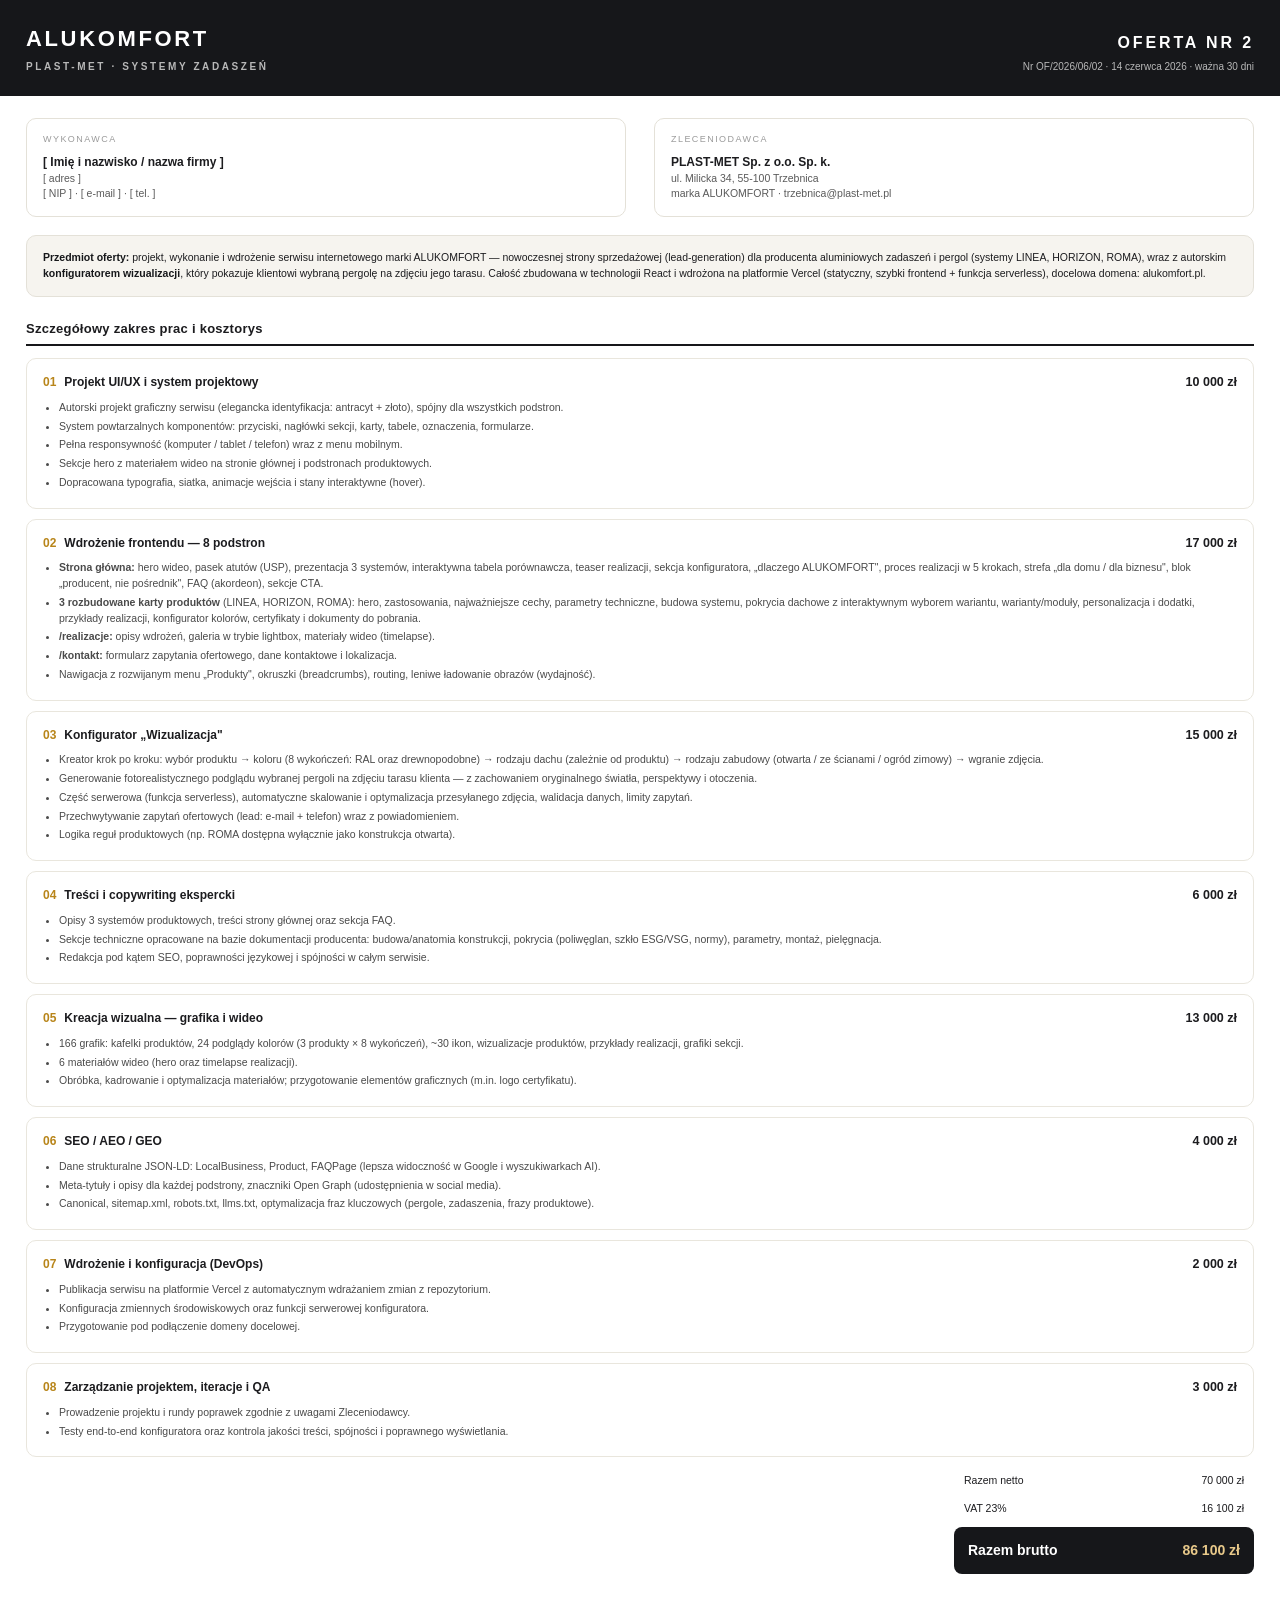
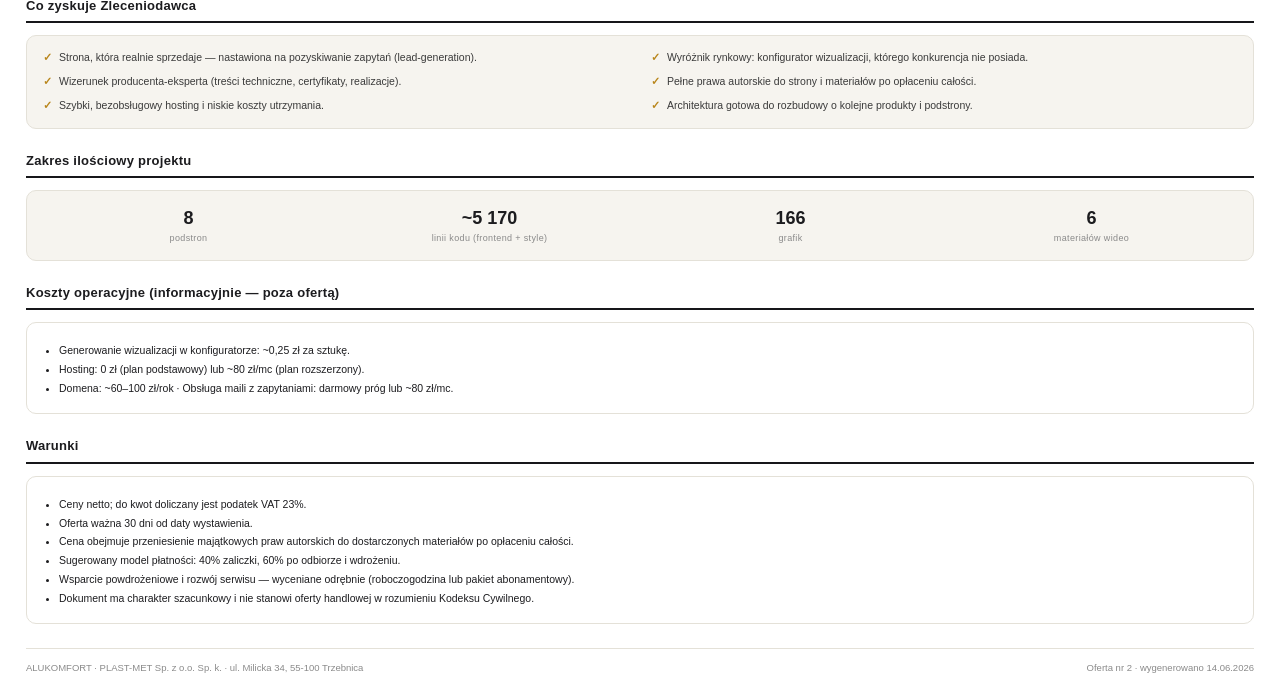
<file: _oferta/oferta-alukomfort-nr2.html>
<!doctype html>
<html lang="pl">
<head>
<meta charset="utf-8" />
<style>
  @page { size: A4; margin: 15mm 14mm; }
  * { box-sizing: border-box; }
  body { font-family: -apple-system, "Helvetica Neue", Arial, sans-serif; color: #1c1c1f; font-size: 10.5px; line-height: 1.5; margin: 0; }
  h1,h2,h3,h4 { margin: 0; }
  .accent { color: #b8851a; }
  .muted { color: #6a6a6a; }
  .header { background: #16171a; color: #fff; padding: 22px 26px; display: flex; justify-content: space-between; align-items: flex-end; }
  .header .brand { font-size: 22px; font-weight: 800; letter-spacing: .12em; }
  .header .brand small { display:block; font-size: 10px; font-weight: 600; letter-spacing: .26em; color: #b8b8b8; margin-top: 4px; }
  .header .doc { text-align: right; }
  .header .doc .t { font-size: 16px; font-weight: 700; letter-spacing: .18em; }
  .header .doc .s { font-size: 10px; color: #b8b8b8; margin-top: 4px; }
  .wrap { padding: 22px 26px; }
  .meta { display: flex; gap: 28px; flex-wrap: wrap; margin-bottom: 18px; }
  .party { flex: 1; min-width: 230px; border: 1px solid #e4e1d8; border-radius: 10px; padding: 14px 16px; }
  .party .lbl { font-size: 9px; letter-spacing: .16em; text-transform: uppercase; color: #9a9a9a; margin-bottom: 6px; }
  .party .name { font-weight: 700; font-size: 12px; }
  .party .line { color: #5a5a5a; }
  .lead { border: 1px solid #e4e1d8; border-radius: 10px; padding: 14px 16px; background: #f6f4ef; margin-bottom: 6px; }
  .lead b { color:#16171a; }
  .section-title { font-size: 13px; font-weight: 800; letter-spacing: .02em; margin: 22px 0 12px; padding-bottom: 6px; border-bottom: 2px solid #16171a; }
  .item { border: 1px solid #e9e6dd; border-radius: 10px; padding: 14px 16px; margin-bottom: 10px; page-break-inside: avoid; }
  .item .top { display: flex; justify-content: space-between; align-items: baseline; gap: 14px; }
  .item .nm { font-weight: 800; font-size: 12px; }
  .item .nm .ix { color:#b8851a; margin-right: 8px; }
  .item .pr { font-weight: 800; font-size: 12.5px; white-space: nowrap; font-variant-numeric: tabular-nums; }
  .item ul { margin: 8px 0 0; padding-left: 16px; columns: 1; }
  .item li { margin-bottom: 3px; color: #4a4a4a; }
  .totals { margin-top: 6px; margin-left: auto; width: 300px; }
  .totals .row { display:flex; justify-content: space-between; padding: 6px 10px; font-variant-numeric: tabular-nums; }
  .totals .row.grand { background: #16171a; color: #fff; border-radius: 8px; font-weight: 800; font-size: 14px; padding: 13px 14px; margin-top: 4px; }
  .totals .row.grand .accent { color: #e8c98a; }
  .box { border: 1px solid #e4e1d8; border-radius: 10px; padding: 14px 16px; margin-top: 8px; }
  .box.soft { background: #f6f4ef; }
  .facts { display: grid; grid-template-columns: repeat(4, 1fr); gap: 10px; }
  .facts .f { text-align: center; }
  .facts .f .v { font-size: 18px; font-weight: 800; }
  .facts .f .k { font-size: 9px; color: #8a8a8a; letter-spacing: .04em; }
  .benefits { display: grid; grid-template-columns: 1fr 1fr; gap: 8px 22px; }
  .benefits div { padding-left: 16px; position: relative; color:#3a3a3a; }
  .benefits div:before { content: "✓"; position: absolute; left: 0; color: #b8851a; font-weight: 800; }
  ul.plain { margin: 6px 0 0; padding-left: 16px; }
  ul.plain li { margin-bottom: 3px; }
  .footer { margin-top: 24px; padding-top: 12px; border-top: 1px solid #e4e1d8; font-size: 9.5px; color: #8a8a8a; display:flex; justify-content: space-between; }
</style>
</head>
<body>
  <div class="header">
    <div class="brand">ALUKOMFORT<small>PLAST-MET · SYSTEMY ZADASZEŃ</small></div>
    <div class="doc">
      <div class="t">OFERTA NR 2</div>
      <div class="s">Nr OF/2026/06/02 · 14 czerwca 2026 · ważna 30 dni</div>
    </div>
  </div>

  <div class="wrap">
    <div class="meta">
      <div class="party">
        <div class="lbl">Wykonawca</div>
        <div class="name">[ Imię i nazwisko / nazwa firmy ]</div>
        <div class="line">[ adres ]</div>
        <div class="line">[ NIP ] · [ e-mail ] · [ tel. ]</div>
      </div>
      <div class="party">
        <div class="lbl">Zleceniodawca</div>
        <div class="name">PLAST-MET Sp. z o.o. Sp. k.</div>
        <div class="line">ul. Milicka 34, 55-100 Trzebnica</div>
        <div class="line">marka ALUKOMFORT · trzebnica@plast-met.pl</div>
      </div>
    </div>

    <div class="lead">
      <b>Przedmiot oferty:</b> projekt, wykonanie i wdrożenie serwisu internetowego marki ALUKOMFORT —
      nowoczesnej strony sprzedażowej (lead-generation) dla producenta aluminiowych zadaszeń i pergol
      (systemy LINEA, HORIZON, ROMA), wraz z autorskim <b>konfiguratorem wizualizacji</b>, który pokazuje
      klientowi wybraną pergolę na zdjęciu jego tarasu. Całość zbudowana w technologii React i wdrożona
      na platformie Vercel (statyczny, szybki frontend + funkcja serverless), docelowa domena: alukomfort.pl.
    </div>

    <div class="section-title">Szczegółowy zakres prac i kosztorys</div>

    <div class="item">
      <div class="top"><div class="nm"><span class="ix">01</span>Projekt UI/UX i system projektowy</div><div class="pr">10 000 zł</div></div>
      <ul>
        <li>Autorski projekt graficzny serwisu (elegancka identyfikacja: antracyt + złoto), spójny dla wszystkich podstron.</li>
        <li>System powtarzalnych komponentów: przyciski, nagłówki sekcji, karty, tabele, oznaczenia, formularze.</li>
        <li>Pełna responsywność (komputer / tablet / telefon) wraz z menu mobilnym.</li>
        <li>Sekcje hero z materiałem wideo na stronie głównej i podstronach produktowych.</li>
        <li>Dopracowana typografia, siatka, animacje wejścia i stany interaktywne (hover).</li>
      </ul>
    </div>

    <div class="item">
      <div class="top"><div class="nm"><span class="ix">02</span>Wdrożenie frontendu — 8 podstron</div><div class="pr">17 000 zł</div></div>
      <ul>
        <li><b>Strona główna:</b> hero wideo, pasek atutów (USP), prezentacja 3 systemów, interaktywna tabela porównawcza, teaser realizacji, sekcja konfiguratora, „dlaczego ALUKOMFORT", proces realizacji w 5 krokach, strefa „dla domu / dla biznesu", blok „producent, nie pośrednik", FAQ (akordeon), sekcje CTA.</li>
        <li><b>3 rozbudowane karty produktów</b> (LINEA, HORIZON, ROMA): hero, zastosowania, najważniejsze cechy, parametry techniczne, budowa systemu, pokrycia dachowe z interaktywnym wyborem wariantu, warianty/moduły, personalizacja i dodatki, przykłady realizacji, konfigurator kolorów, certyfikaty i dokumenty do pobrania.</li>
        <li><b>/realizacje:</b> opisy wdrożeń, galeria w trybie lightbox, materiały wideo (timelapse).</li>
        <li><b>/kontakt:</b> formularz zapytania ofertowego, dane kontaktowe i lokalizacja.</li>
        <li>Nawigacja z rozwijanym menu „Produkty", okruszki (breadcrumbs), routing, leniwe ładowanie obrazów (wydajność).</li>
      </ul>
    </div>

    <div class="item">
      <div class="top"><div class="nm"><span class="ix">03</span>Konfigurator „Wizualizacja"</div><div class="pr">15 000 zł</div></div>
      <ul>
        <li>Kreator krok po kroku: wybór produktu → koloru (8 wykończeń: RAL oraz drewnopodobne) → rodzaju dachu (zależnie od produktu) → rodzaju zabudowy (otwarta / ze ścianami / ogród zimowy) → wgranie zdjęcia.</li>
        <li>Generowanie fotorealistycznego podglądu wybranej pergoli na zdjęciu tarasu klienta — z zachowaniem oryginalnego światła, perspektywy i otoczenia.</li>
        <li>Część serwerowa (funkcja serverless), automatyczne skalowanie i optymalizacja przesyłanego zdjęcia, walidacja danych, limity zapytań.</li>
        <li>Przechwytywanie zapytań ofertowych (lead: e-mail + telefon) wraz z powiadomieniem.</li>
        <li>Logika reguł produktowych (np. ROMA dostępna wyłącznie jako konstrukcja otwarta).</li>
      </ul>
    </div>

    <div class="item">
      <div class="top"><div class="nm"><span class="ix">04</span>Treści i copywriting ekspercki</div><div class="pr">6 000 zł</div></div>
      <ul>
        <li>Opisy 3 systemów produktowych, treści strony głównej oraz sekcja FAQ.</li>
        <li>Sekcje techniczne opracowane na bazie dokumentacji producenta: budowa/anatomia konstrukcji, pokrycia (poliwęglan, szkło ESG/VSG, normy), parametry, montaż, pielęgnacja.</li>
        <li>Redakcja pod kątem SEO, poprawności językowej i spójności w całym serwisie.</li>
      </ul>
    </div>

    <div class="item">
      <div class="top"><div class="nm"><span class="ix">05</span>Kreacja wizualna — grafika i wideo</div><div class="pr">13 000 zł</div></div>
      <ul>
        <li>166 grafik: kafelki produktów, 24 podglądy kolorów (3 produkty × 8 wykończeń), ~30 ikon, wizualizacje produktów, przykłady realizacji, grafiki sekcji.</li>
        <li>6 materiałów wideo (hero oraz timelapse realizacji).</li>
        <li>Obróbka, kadrowanie i optymalizacja materiałów; przygotowanie elementów graficznych (m.in. logo certyfikatu).</li>
      </ul>
    </div>

    <div class="item">
      <div class="top"><div class="nm"><span class="ix">06</span>SEO / AEO / GEO</div><div class="pr">4 000 zł</div></div>
      <ul>
        <li>Dane strukturalne JSON-LD: LocalBusiness, Product, FAQPage (lepsza widoczność w Google i wyszukiwarkach AI).</li>
        <li>Meta-tytuły i opisy dla każdej podstrony, znaczniki Open Graph (udostępnienia w social media).</li>
        <li>Canonical, sitemap.xml, robots.txt, llms.txt, optymalizacja fraz kluczowych (pergole, zadaszenia, frazy produktowe).</li>
      </ul>
    </div>

    <div class="item">
      <div class="top"><div class="nm"><span class="ix">07</span>Wdrożenie i konfiguracja (DevOps)</div><div class="pr">2 000 zł</div></div>
      <ul>
        <li>Publikacja serwisu na platformie Vercel z automatycznym wdrażaniem zmian z repozytorium.</li>
        <li>Konfiguracja zmiennych środowiskowych oraz funkcji serwerowej konfiguratora.</li>
        <li>Przygotowanie pod podłączenie domeny docelowej.</li>
      </ul>
    </div>

    <div class="item">
      <div class="top"><div class="nm"><span class="ix">08</span>Zarządzanie projektem, iteracje i QA</div><div class="pr">3 000 zł</div></div>
      <ul>
        <li>Prowadzenie projektu i rundy poprawek zgodnie z uwagami Zleceniodawcy.</li>
        <li>Testy end-to-end konfiguratora oraz kontrola jakości treści, spójności i poprawnego wyświetlania.</li>
      </ul>
    </div>

    <div class="totals">
      <div class="row"><span>Razem netto</span><span>70 000 zł</span></div>
      <div class="row"><span>VAT 23%</span><span>16 100 zł</span></div>
      <div class="row grand"><span>Razem brutto</span><span class="accent">86 100 zł</span></div>
    </div>

    <div class="section-title">Co zyskuje Zleceniodawca</div>
    <div class="box soft benefits">
      <div>Strona, która realnie sprzedaje — nastawiona na pozyskiwanie zapytań (lead-generation).</div>
      <div>Wyróżnik rynkowy: konfigurator wizualizacji, którego konkurencja nie posiada.</div>
      <div>Wizerunek producenta-eksperta (treści techniczne, certyfikaty, realizacje).</div>
      <div>Pełne prawa autorskie do strony i materiałów po opłaceniu całości.</div>
      <div>Szybki, bezobsługowy hosting i niskie koszty utrzymania.</div>
      <div>Architektura gotowa do rozbudowy o kolejne produkty i podstrony.</div>
    </div>

    <div class="section-title">Zakres ilościowy projektu</div>
    <div class="box soft facts">
      <div class="f"><div class="v">8</div><div class="k">podstron</div></div>
      <div class="f"><div class="v">~5 170</div><div class="k">linii kodu (frontend + style)</div></div>
      <div class="f"><div class="v">166</div><div class="k">grafik</div></div>
      <div class="f"><div class="v">6</div><div class="k">materiałów wideo</div></div>
    </div>

    <div class="section-title">Koszty operacyjne (informacyjnie — poza ofertą)</div>
    <div class="box">
      <ul class="plain">
        <li>Generowanie wizualizacji w konfiguratorze: ~0,25 zł za sztukę.</li>
        <li>Hosting: 0 zł (plan podstawowy) lub ~80 zł/mc (plan rozszerzony).</li>
        <li>Domena: ~60–100 zł/rok · Obsługa maili z zapytaniami: darmowy próg lub ~80 zł/mc.</li>
      </ul>
    </div>

    <div class="section-title">Warunki</div>
    <div class="box">
      <ul class="plain">
        <li>Ceny netto; do kwot doliczany jest podatek VAT 23%.</li>
        <li>Oferta ważna 30 dni od daty wystawienia.</li>
        <li>Cena obejmuje przeniesienie majątkowych praw autorskich do dostarczonych materiałów po opłaceniu całości.</li>
        <li>Sugerowany model płatności: 40% zaliczki, 60% po odbiorze i wdrożeniu.</li>
        <li>Wsparcie powdrożeniowe i rozwój serwisu — wyceniane odrębnie (roboczogodzina lub pakiet abonamentowy).</li>
        <li>Dokument ma charakter szacunkowy i nie stanowi oferty handlowej w rozumieniu Kodeksu Cywilnego.</li>
      </ul>
    </div>

    <div class="footer">
      <div>ALUKOMFORT · PLAST-MET Sp. z o.o. Sp. k. · ul. Milicka 34, 55-100 Trzebnica</div>
      <div>Oferta nr 2 · wygenerowano 14.06.2026</div>
    </div>
  </div>
</body>
</html>
</file>
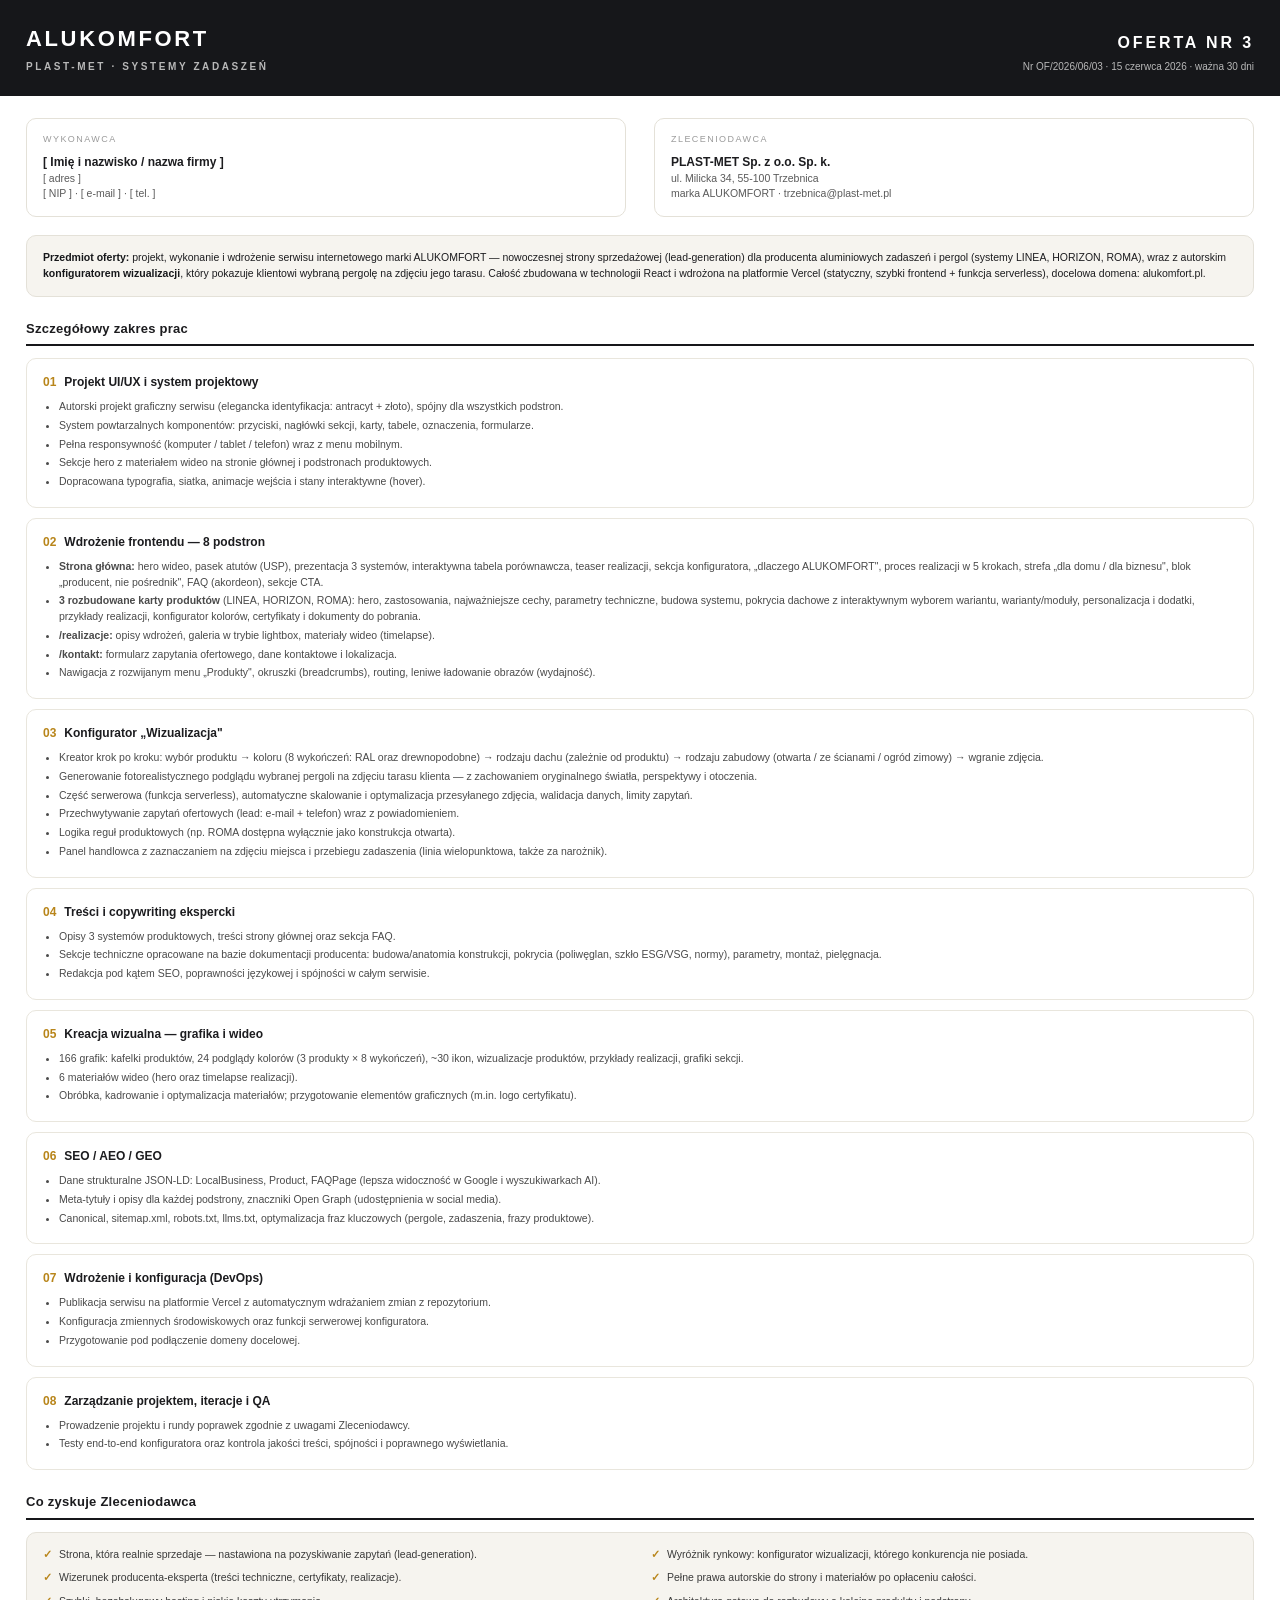
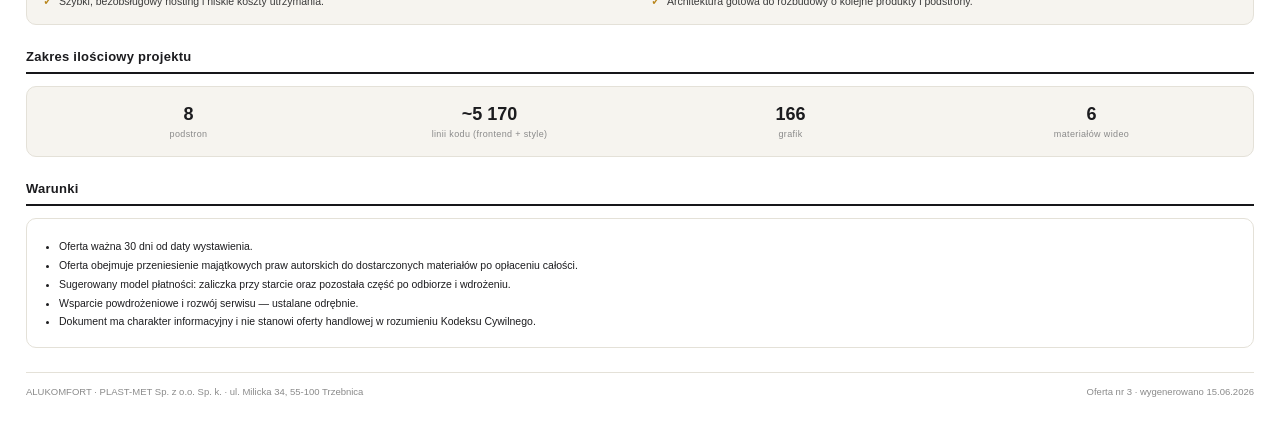
<file: _oferta/oferta-alukomfort-nr3-bez-cen.html>
<!doctype html>
<html lang="pl">
<head>
<meta charset="utf-8" />
<style>
  @page { size: A4; margin: 15mm 14mm; }
  * { box-sizing: border-box; }
  body { font-family: -apple-system, "Helvetica Neue", Arial, sans-serif; color: #1c1c1f; font-size: 10.5px; line-height: 1.5; margin: 0; }
  h1,h2,h3,h4 { margin: 0; }
  .accent { color: #b8851a; }
  .muted { color: #6a6a6a; }
  .header { background: #16171a; color: #fff; padding: 22px 26px; display: flex; justify-content: space-between; align-items: flex-end; }
  .header .brand { font-size: 22px; font-weight: 800; letter-spacing: .12em; }
  .header .brand small { display:block; font-size: 10px; font-weight: 600; letter-spacing: .26em; color: #b8b8b8; margin-top: 4px; }
  .header .doc { text-align: right; }
  .header .doc .t { font-size: 16px; font-weight: 700; letter-spacing: .18em; }
  .header .doc .s { font-size: 10px; color: #b8b8b8; margin-top: 4px; }
  .wrap { padding: 22px 26px; }
  .meta { display: flex; gap: 28px; flex-wrap: wrap; margin-bottom: 18px; }
  .party { flex: 1; min-width: 230px; border: 1px solid #e4e1d8; border-radius: 10px; padding: 14px 16px; }
  .party .lbl { font-size: 9px; letter-spacing: .16em; text-transform: uppercase; color: #9a9a9a; margin-bottom: 6px; }
  .party .name { font-weight: 700; font-size: 12px; }
  .party .line { color: #5a5a5a; }
  .lead { border: 1px solid #e4e1d8; border-radius: 10px; padding: 14px 16px; background: #f6f4ef; margin-bottom: 6px; }
  .lead b { color:#16171a; }
  .section-title { font-size: 13px; font-weight: 800; letter-spacing: .02em; margin: 22px 0 12px; padding-bottom: 6px; border-bottom: 2px solid #16171a; }
  .item { border: 1px solid #e9e6dd; border-radius: 10px; padding: 14px 16px; margin-bottom: 10px; page-break-inside: avoid; }
  .item .top { display: flex; justify-content: space-between; align-items: baseline; gap: 14px; }
  .item .nm { font-weight: 800; font-size: 12px; }
  .item .nm .ix { color:#b8851a; margin-right: 8px; }
  .item ul { margin: 8px 0 0; padding-left: 16px; columns: 1; }
  .item li { margin-bottom: 3px; color: #4a4a4a; }
  .box { border: 1px solid #e4e1d8; border-radius: 10px; padding: 14px 16px; margin-top: 8px; }
  .box.soft { background: #f6f4ef; }
  .facts { display: grid; grid-template-columns: repeat(4, 1fr); gap: 10px; }
  .facts .f { text-align: center; }
  .facts .f .v { font-size: 18px; font-weight: 800; }
  .facts .f .k { font-size: 9px; color: #8a8a8a; letter-spacing: .04em; }
  .benefits { display: grid; grid-template-columns: 1fr 1fr; gap: 8px 22px; }
  .benefits div { padding-left: 16px; position: relative; color:#3a3a3a; }
  .benefits div:before { content: "✓"; position: absolute; left: 0; color: #b8851a; font-weight: 800; }
  ul.plain { margin: 6px 0 0; padding-left: 16px; }
  ul.plain li { margin-bottom: 3px; }
  .footer { margin-top: 24px; padding-top: 12px; border-top: 1px solid #e4e1d8; font-size: 9.5px; color: #8a8a8a; display:flex; justify-content: space-between; }
</style>
</head>
<body>
  <div class="header">
    <div class="brand">ALUKOMFORT<small>PLAST-MET · SYSTEMY ZADASZEŃ</small></div>
    <div class="doc">
      <div class="t">OFERTA NR 3</div>
      <div class="s">Nr OF/2026/06/03 · 15 czerwca 2026 · ważna 30 dni</div>
    </div>
  </div>

  <div class="wrap">
    <div class="meta">
      <div class="party">
        <div class="lbl">Wykonawca</div>
        <div class="name">[ Imię i nazwisko / nazwa firmy ]</div>
        <div class="line">[ adres ]</div>
        <div class="line">[ NIP ] · [ e-mail ] · [ tel. ]</div>
      </div>
      <div class="party">
        <div class="lbl">Zleceniodawca</div>
        <div class="name">PLAST-MET Sp. z o.o. Sp. k.</div>
        <div class="line">ul. Milicka 34, 55-100 Trzebnica</div>
        <div class="line">marka ALUKOMFORT · trzebnica@plast-met.pl</div>
      </div>
    </div>

    <div class="lead">
      <b>Przedmiot oferty:</b> projekt, wykonanie i wdrożenie serwisu internetowego marki ALUKOMFORT —
      nowoczesnej strony sprzedażowej (lead-generation) dla producenta aluminiowych zadaszeń i pergol
      (systemy LINEA, HORIZON, ROMA), wraz z autorskim <b>konfiguratorem wizualizacji</b>, który pokazuje
      klientowi wybraną pergolę na zdjęciu jego tarasu. Całość zbudowana w technologii React i wdrożona
      na platformie Vercel (statyczny, szybki frontend + funkcja serverless), docelowa domena: alukomfort.pl.
    </div>

    <div class="section-title">Szczegółowy zakres prac</div>

    <div class="item">
      <div class="top"><div class="nm"><span class="ix">01</span>Projekt UI/UX i system projektowy</div></div>
      <ul>
        <li>Autorski projekt graficzny serwisu (elegancka identyfikacja: antracyt + złoto), spójny dla wszystkich podstron.</li>
        <li>System powtarzalnych komponentów: przyciski, nagłówki sekcji, karty, tabele, oznaczenia, formularze.</li>
        <li>Pełna responsywność (komputer / tablet / telefon) wraz z menu mobilnym.</li>
        <li>Sekcje hero z materiałem wideo na stronie głównej i podstronach produktowych.</li>
        <li>Dopracowana typografia, siatka, animacje wejścia i stany interaktywne (hover).</li>
      </ul>
    </div>

    <div class="item">
      <div class="top"><div class="nm"><span class="ix">02</span>Wdrożenie frontendu — 8 podstron</div></div>
      <ul>
        <li><b>Strona główna:</b> hero wideo, pasek atutów (USP), prezentacja 3 systemów, interaktywna tabela porównawcza, teaser realizacji, sekcja konfiguratora, „dlaczego ALUKOMFORT", proces realizacji w 5 krokach, strefa „dla domu / dla biznesu", blok „producent, nie pośrednik", FAQ (akordeon), sekcje CTA.</li>
        <li><b>3 rozbudowane karty produktów</b> (LINEA, HORIZON, ROMA): hero, zastosowania, najważniejsze cechy, parametry techniczne, budowa systemu, pokrycia dachowe z interaktywnym wyborem wariantu, warianty/moduły, personalizacja i dodatki, przykłady realizacji, konfigurator kolorów, certyfikaty i dokumenty do pobrania.</li>
        <li><b>/realizacje:</b> opisy wdrożeń, galeria w trybie lightbox, materiały wideo (timelapse).</li>
        <li><b>/kontakt:</b> formularz zapytania ofertowego, dane kontaktowe i lokalizacja.</li>
        <li>Nawigacja z rozwijanym menu „Produkty", okruszki (breadcrumbs), routing, leniwe ładowanie obrazów (wydajność).</li>
      </ul>
    </div>

    <div class="item">
      <div class="top"><div class="nm"><span class="ix">03</span>Konfigurator „Wizualizacja"</div></div>
      <ul>
        <li>Kreator krok po kroku: wybór produktu → koloru (8 wykończeń: RAL oraz drewnopodobne) → rodzaju dachu (zależnie od produktu) → rodzaju zabudowy (otwarta / ze ścianami / ogród zimowy) → wgranie zdjęcia.</li>
        <li>Generowanie fotorealistycznego podglądu wybranej pergoli na zdjęciu tarasu klienta — z zachowaniem oryginalnego światła, perspektywy i otoczenia.</li>
        <li>Część serwerowa (funkcja serverless), automatyczne skalowanie i optymalizacja przesyłanego zdjęcia, walidacja danych, limity zapytań.</li>
        <li>Przechwytywanie zapytań ofertowych (lead: e-mail + telefon) wraz z powiadomieniem.</li>
        <li>Logika reguł produktowych (np. ROMA dostępna wyłącznie jako konstrukcja otwarta).</li>
        <li>Panel handlowca z zaznaczaniem na zdjęciu miejsca i przebiegu zadaszenia (linia wielopunktowa, także za narożnik).</li>
      </ul>
    </div>

    <div class="item">
      <div class="top"><div class="nm"><span class="ix">04</span>Treści i copywriting ekspercki</div></div>
      <ul>
        <li>Opisy 3 systemów produktowych, treści strony głównej oraz sekcja FAQ.</li>
        <li>Sekcje techniczne opracowane na bazie dokumentacji producenta: budowa/anatomia konstrukcji, pokrycia (poliwęglan, szkło ESG/VSG, normy), parametry, montaż, pielęgnacja.</li>
        <li>Redakcja pod kątem SEO, poprawności językowej i spójności w całym serwisie.</li>
      </ul>
    </div>

    <div class="item">
      <div class="top"><div class="nm"><span class="ix">05</span>Kreacja wizualna — grafika i wideo</div></div>
      <ul>
        <li>166 grafik: kafelki produktów, 24 podglądy kolorów (3 produkty × 8 wykończeń), ~30 ikon, wizualizacje produktów, przykłady realizacji, grafiki sekcji.</li>
        <li>6 materiałów wideo (hero oraz timelapse realizacji).</li>
        <li>Obróbka, kadrowanie i optymalizacja materiałów; przygotowanie elementów graficznych (m.in. logo certyfikatu).</li>
      </ul>
    </div>

    <div class="item">
      <div class="top"><div class="nm"><span class="ix">06</span>SEO / AEO / GEO</div></div>
      <ul>
        <li>Dane strukturalne JSON-LD: LocalBusiness, Product, FAQPage (lepsza widoczność w Google i wyszukiwarkach AI).</li>
        <li>Meta-tytuły i opisy dla każdej podstrony, znaczniki Open Graph (udostępnienia w social media).</li>
        <li>Canonical, sitemap.xml, robots.txt, llms.txt, optymalizacja fraz kluczowych (pergole, zadaszenia, frazy produktowe).</li>
      </ul>
    </div>

    <div class="item">
      <div class="top"><div class="nm"><span class="ix">07</span>Wdrożenie i konfiguracja (DevOps)</div></div>
      <ul>
        <li>Publikacja serwisu na platformie Vercel z automatycznym wdrażaniem zmian z repozytorium.</li>
        <li>Konfiguracja zmiennych środowiskowych oraz funkcji serwerowej konfiguratora.</li>
        <li>Przygotowanie pod podłączenie domeny docelowej.</li>
      </ul>
    </div>

    <div class="item">
      <div class="top"><div class="nm"><span class="ix">08</span>Zarządzanie projektem, iteracje i QA</div></div>
      <ul>
        <li>Prowadzenie projektu i rundy poprawek zgodnie z uwagami Zleceniodawcy.</li>
        <li>Testy end-to-end konfiguratora oraz kontrola jakości treści, spójności i poprawnego wyświetlania.</li>
      </ul>
    </div>

    <div class="section-title">Co zyskuje Zleceniodawca</div>
    <div class="box soft benefits">
      <div>Strona, która realnie sprzedaje — nastawiona na pozyskiwanie zapytań (lead-generation).</div>
      <div>Wyróżnik rynkowy: konfigurator wizualizacji, którego konkurencja nie posiada.</div>
      <div>Wizerunek producenta-eksperta (treści techniczne, certyfikaty, realizacje).</div>
      <div>Pełne prawa autorskie do strony i materiałów po opłaceniu całości.</div>
      <div>Szybki, bezobsługowy hosting i niskie koszty utrzymania.</div>
      <div>Architektura gotowa do rozbudowy o kolejne produkty i podstrony.</div>
    </div>

    <div class="section-title">Zakres ilościowy projektu</div>
    <div class="box soft facts">
      <div class="f"><div class="v">8</div><div class="k">podstron</div></div>
      <div class="f"><div class="v">~5 170</div><div class="k">linii kodu (frontend + style)</div></div>
      <div class="f"><div class="v">166</div><div class="k">grafik</div></div>
      <div class="f"><div class="v">6</div><div class="k">materiałów wideo</div></div>
    </div>

    <div class="section-title">Warunki</div>
    <div class="box">
      <ul class="plain">
        <li>Oferta ważna 30 dni od daty wystawienia.</li>
        <li>Oferta obejmuje przeniesienie majątkowych praw autorskich do dostarczonych materiałów po opłaceniu całości.</li>
        <li>Sugerowany model płatności: zaliczka przy starcie oraz pozostała część po odbiorze i wdrożeniu.</li>
        <li>Wsparcie powdrożeniowe i rozwój serwisu — ustalane odrębnie.</li>
        <li>Dokument ma charakter informacyjny i nie stanowi oferty handlowej w rozumieniu Kodeksu Cywilnego.</li>
      </ul>
    </div>

    <div class="footer">
      <div>ALUKOMFORT · PLAST-MET Sp. z o.o. Sp. k. · ul. Milicka 34, 55-100 Trzebnica</div>
      <div>Oferta nr 3 · wygenerowano 15.06.2026</div>
    </div>
  </div>
</body>
</html>
</file>
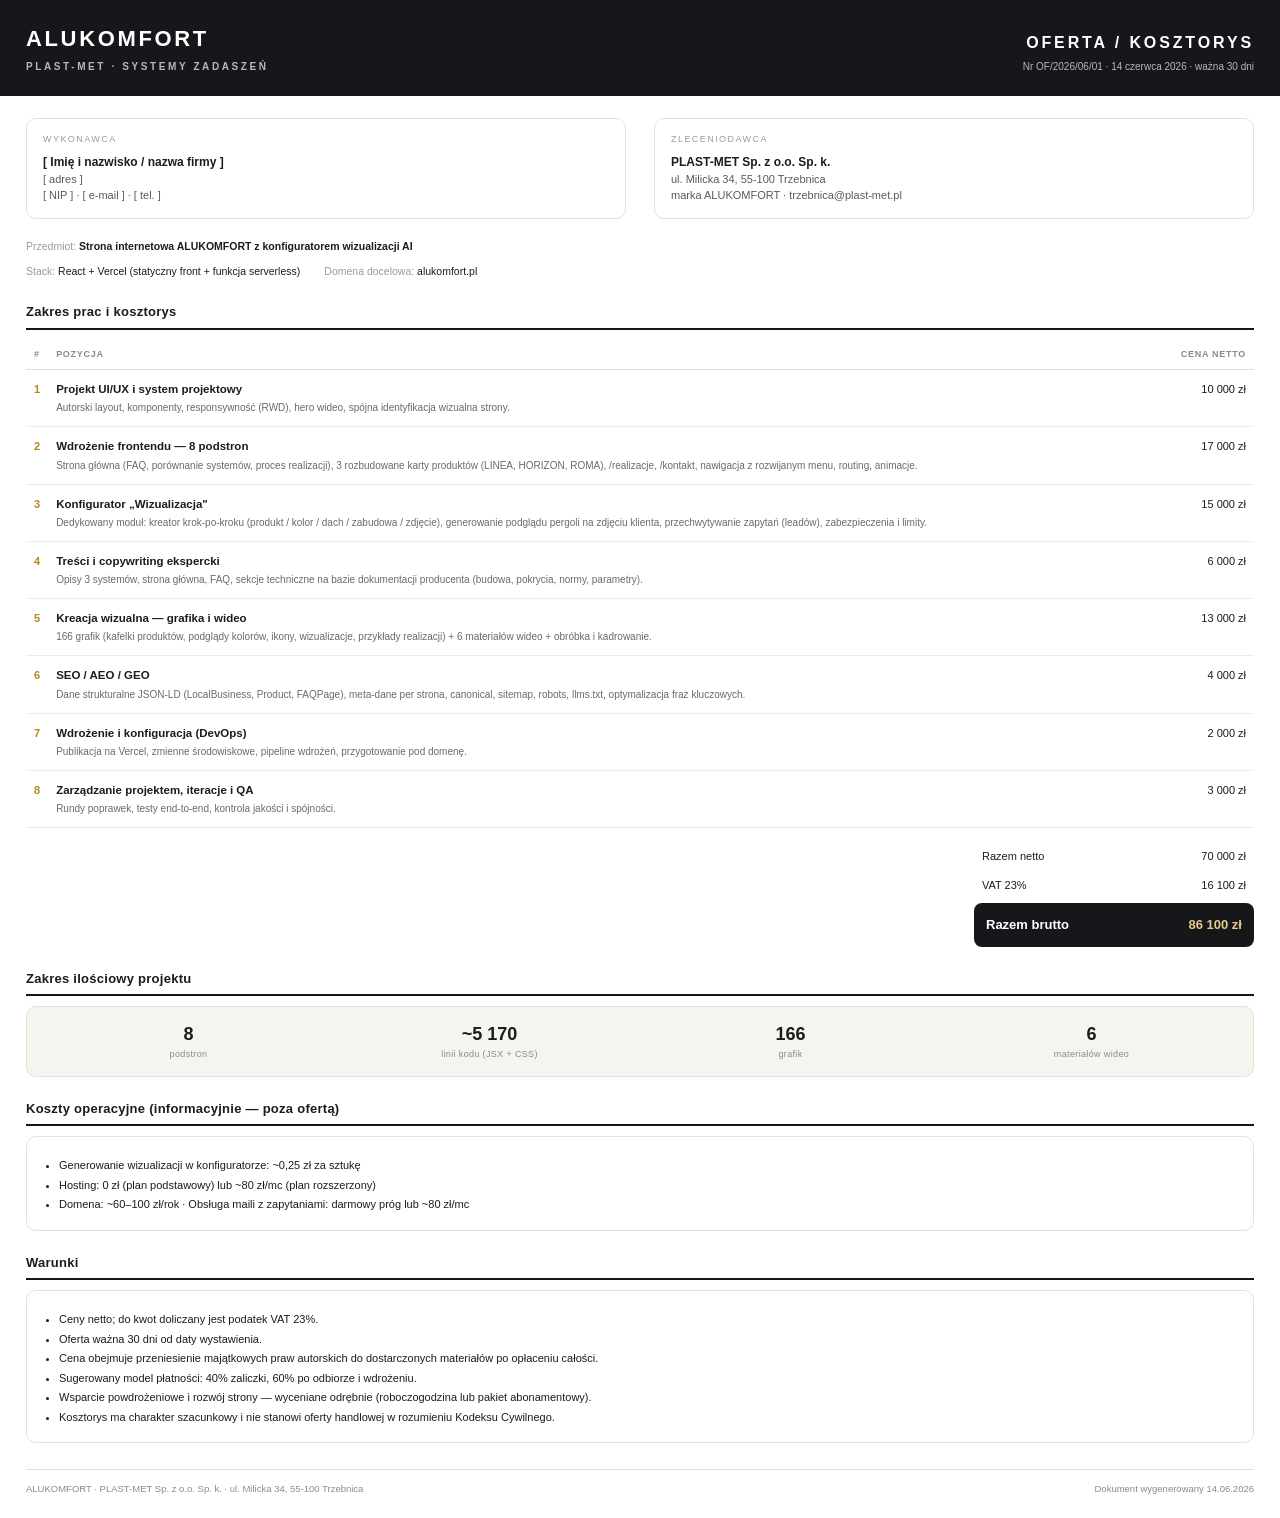
<file: _oferta/oferta-alukomfort.html>
<!doctype html>
<html lang="pl">
<head>
<meta charset="utf-8" />
<style>
  @page { size: A4; margin: 16mm 14mm; }
  * { box-sizing: border-box; }
  body { font-family: -apple-system, "Helvetica Neue", Arial, sans-serif; color: #1c1c1f; font-size: 11px; line-height: 1.5; margin: 0; }
  h1,h2,h3,h4 { margin: 0; }
  .wordmark { font-weight: 800; letter-spacing: .14em; }
  .accent { color: #b8851a; }
  .muted { color: #6a6a6a; }
  .header { background: #16171a; color: #fff; padding: 22px 26px; display: flex; justify-content: space-between; align-items: flex-end; }
  .header .brand { font-size: 22px; font-weight: 800; letter-spacing: .12em; }
  .header .brand small { display:block; font-size: 10px; font-weight: 600; letter-spacing: .26em; color: #b8b8b8; margin-top: 4px; }
  .header .doc { text-align: right; }
  .header .doc .t { font-size: 16px; font-weight: 700; letter-spacing: .18em; }
  .header .doc .s { font-size: 10px; color: #b8b8b8; margin-top: 4px; }
  .wrap { padding: 22px 26px; }
  .meta { display: flex; gap: 28px; flex-wrap: wrap; margin-bottom: 20px; }
  .party { flex: 1; min-width: 230px; border: 1px solid #e4e1d8; border-radius: 10px; padding: 14px 16px; }
  .party .lbl { font-size: 9px; letter-spacing: .16em; text-transform: uppercase; color: #9a9a9a; margin-bottom: 6px; }
  .party .name { font-weight: 700; font-size: 12px; }
  .party .line { color: #5a5a5a; }
  .infobar { display:flex; gap: 24px; margin: 0 0 22px; font-size: 10.5px; }
  .infobar div span { color:#9a9a9a; }
  .section-title { font-size: 13px; font-weight: 800; letter-spacing: .02em; margin: 22px 0 10px; padding-bottom: 6px; border-bottom: 2px solid #16171a; }
  table { width: 100%; border-collapse: collapse; }
  thead th { text-align: left; font-size: 9px; letter-spacing: .08em; text-transform: uppercase; color: #8a8a8a; padding: 8px 8px; border-bottom: 1px solid #e4e1d8; }
  tbody td { padding: 11px 8px; border-bottom: 1px solid #efece4; vertical-align: top; }
  tbody td.num { text-align: right; white-space: nowrap; font-variant-numeric: tabular-nums; }
  tbody td.idx { color: #b8851a; font-weight: 800; width: 22px; }
  .item-name { font-weight: 700; font-size: 11.5px; }
  .item-desc { color: #6a6a6a; font-size: 10px; margin-top: 2px; }
  .totals { margin-top: 14px; margin-left: auto; width: 280px; }
  .totals .row { display:flex; justify-content: space-between; padding: 6px 8px; font-variant-numeric: tabular-nums; }
  .totals .row.grand { background: #16171a; color: #fff; border-radius: 8px; font-weight: 800; font-size: 13px; padding: 12px 12px; margin-top: 4px; }
  .totals .row.grand .accent { color: #e8c98a; }
  .box { border: 1px solid #e4e1d8; border-radius: 10px; padding: 14px 16px; margin-top: 8px; }
  .box.soft { background: #f6f4ef; }
  .facts { display: grid; grid-template-columns: repeat(4, 1fr); gap: 10px; }
  .facts .f { text-align: center; }
  .facts .f .v { font-size: 18px; font-weight: 800; }
  .facts .f .k { font-size: 9px; color: #8a8a8a; letter-spacing: .04em; }
  ul { margin: 6px 0 0; padding-left: 16px; }
  li { margin-bottom: 3px; }
  .scenarios td { padding: 9px 8px; border-bottom: 1px solid #efece4; font-variant-numeric: tabular-nums; }
  .scenarios .hl { background: #fbf3e0; }
  .footer { margin-top: 26px; padding-top: 12px; border-top: 1px solid #e4e1d8; font-size: 9.5px; color: #8a8a8a; display:flex; justify-content: space-between; }
  .note { font-size: 9.5px; color: #8a8a8a; margin-top: 8px; }
</style>
</head>
<body>
  <div class="header">
    <div class="brand">ALUKOMFORT<small>PLAST-MET · SYSTEMY ZADASZEŃ</small></div>
    <div class="doc">
      <div class="t">OFERTA / KOSZTORYS</div>
      <div class="s">Nr OF/2026/06/01 · 14 czerwca 2026 · ważna 30 dni</div>
    </div>
  </div>

  <div class="wrap">
    <div class="meta">
      <div class="party">
        <div class="lbl">Wykonawca</div>
        <div class="name">[ Imię i nazwisko / nazwa firmy ]</div>
        <div class="line">[ adres ]</div>
        <div class="line">[ NIP ] · [ e-mail ] · [ tel. ]</div>
      </div>
      <div class="party">
        <div class="lbl">Zleceniodawca</div>
        <div class="name">PLAST-MET Sp. z o.o. Sp. k.</div>
        <div class="line">ul. Milicka 34, 55-100 Trzebnica</div>
        <div class="line">marka ALUKOMFORT · trzebnica@plast-met.pl</div>
      </div>
    </div>

    <div class="infobar">
      <div><span>Przedmiot:</span> <b>Strona internetowa ALUKOMFORT z konfiguratorem wizualizacji AI</b></div>
    </div>
    <div class="infobar" style="margin-top:-12px">
      <div><span>Stack:</span> React + Vercel (statyczny front + funkcja serverless)</div>
      <div><span>Domena docelowa:</span> alukomfort.pl</div>
    </div>

    <div class="section-title">Zakres prac i kosztorys</div>
    <table>
      <thead>
        <tr><th>#</th><th>Pozycja</th><th style="text-align:right">Cena netto</th></tr>
      </thead>
      <tbody>
        <tr>
          <td class="idx">1</td>
          <td><div class="item-name">Projekt UI/UX i system projektowy</div><div class="item-desc">Autorski layout, komponenty, responsywność (RWD), hero wideo, spójna identyfikacja wizualna strony.</div></td>
          <td class="num">10 000 zł</td>
        </tr>
        <tr>
          <td class="idx">2</td>
          <td><div class="item-name">Wdrożenie frontendu — 8 podstron</div><div class="item-desc">Strona główna (FAQ, porównanie systemów, proces realizacji), 3 rozbudowane karty produktów (LINEA, HORIZON, ROMA), /realizacje, /kontakt, nawigacja z rozwijanym menu, routing, animacje.</div></td>
          <td class="num">17 000 zł</td>
        </tr>
        <tr>
          <td class="idx">3</td>
          <td><div class="item-name">Konfigurator „Wizualizacja"</div><div class="item-desc">Dedykowany moduł: kreator krok-po-kroku (produkt / kolor / dach / zabudowa / zdjęcie), generowanie podglądu pergoli na zdjęciu klienta, przechwytywanie zapytań (leadów), zabezpieczenia i limity.</div></td>
          <td class="num">15 000 zł</td>
        </tr>
        <tr>
          <td class="idx">4</td>
          <td><div class="item-name">Treści i copywriting ekspercki</div><div class="item-desc">Opisy 3 systemów, strona główna, FAQ, sekcje techniczne na bazie dokumentacji producenta (budowa, pokrycia, normy, parametry).</div></td>
          <td class="num">6 000 zł</td>
        </tr>
        <tr>
          <td class="idx">5</td>
          <td><div class="item-name">Kreacja wizualna — grafika i wideo</div><div class="item-desc">166 grafik (kafelki produktów, podglądy kolorów, ikony, wizualizacje, przykłady realizacji) + 6 materiałów wideo + obróbka i kadrowanie.</div></td>
          <td class="num">13 000 zł</td>
        </tr>
        <tr>
          <td class="idx">6</td>
          <td><div class="item-name">SEO / AEO / GEO</div><div class="item-desc">Dane strukturalne JSON-LD (LocalBusiness, Product, FAQPage), meta-dane per strona, canonical, sitemap, robots, llms.txt, optymalizacja fraz kluczowych.</div></td>
          <td class="num">4 000 zł</td>
        </tr>
        <tr>
          <td class="idx">7</td>
          <td><div class="item-name">Wdrożenie i konfiguracja (DevOps)</div><div class="item-desc">Publikacja na Vercel, zmienne środowiskowe, pipeline wdrożeń, przygotowanie pod domenę.</div></td>
          <td class="num">2 000 zł</td>
        </tr>
        <tr>
          <td class="idx">8</td>
          <td><div class="item-name">Zarządzanie projektem, iteracje i QA</div><div class="item-desc">Rundy poprawek, testy end-to-end, kontrola jakości i spójności.</div></td>
          <td class="num">3 000 zł</td>
        </tr>
      </tbody>
    </table>

    <div class="totals">
      <div class="row"><span>Razem netto</span><span>70 000 zł</span></div>
      <div class="row"><span>VAT 23%</span><span>16 100 zł</span></div>
      <div class="row grand"><span>Razem brutto</span><span class="accent">86 100 zł</span></div>
    </div>

    <div class="section-title">Zakres ilościowy projektu</div>
    <div class="box soft facts">
      <div class="f"><div class="v">8</div><div class="k">podstron</div></div>
      <div class="f"><div class="v">~5 170</div><div class="k">linii kodu (JSX + CSS)</div></div>
      <div class="f"><div class="v">166</div><div class="k">grafik</div></div>
      <div class="f"><div class="v">6</div><div class="k">materiałów wideo</div></div>
    </div>

    <div class="section-title">Koszty operacyjne (informacyjnie — poza ofertą)</div>
    <div class="box">
      <ul>
        <li>Generowanie wizualizacji w konfiguratorze: ~0,25 zł za sztukę</li>
        <li>Hosting: 0 zł (plan podstawowy) lub ~80 zł/mc (plan rozszerzony)</li>
        <li>Domena: ~60–100 zł/rok · Obsługa maili z zapytaniami: darmowy próg lub ~80 zł/mc</li>
      </ul>
    </div>

    <div class="section-title">Warunki</div>
    <div class="box">
      <ul>
        <li>Ceny netto; do kwot doliczany jest podatek VAT 23%.</li>
        <li>Oferta ważna 30 dni od daty wystawienia.</li>
        <li>Cena obejmuje przeniesienie majątkowych praw autorskich do dostarczonych materiałów po opłaceniu całości.</li>
        <li>Sugerowany model płatności: 40% zaliczki, 60% po odbiorze i wdrożeniu.</li>
        <li>Wsparcie powdrożeniowe i rozwój strony — wyceniane odrębnie (roboczogodzina lub pakiet abonamentowy).</li>
        <li>Kosztorys ma charakter szacunkowy i nie stanowi oferty handlowej w rozumieniu Kodeksu Cywilnego.</li>
      </ul>
    </div>

    <div class="footer">
      <div>ALUKOMFORT · PLAST-MET Sp. z o.o. Sp. k. · ul. Milicka 34, 55-100 Trzebnica</div>
      <div>Dokument wygenerowany 14.06.2026</div>
    </div>
  </div>
</body>
</html>
</file>
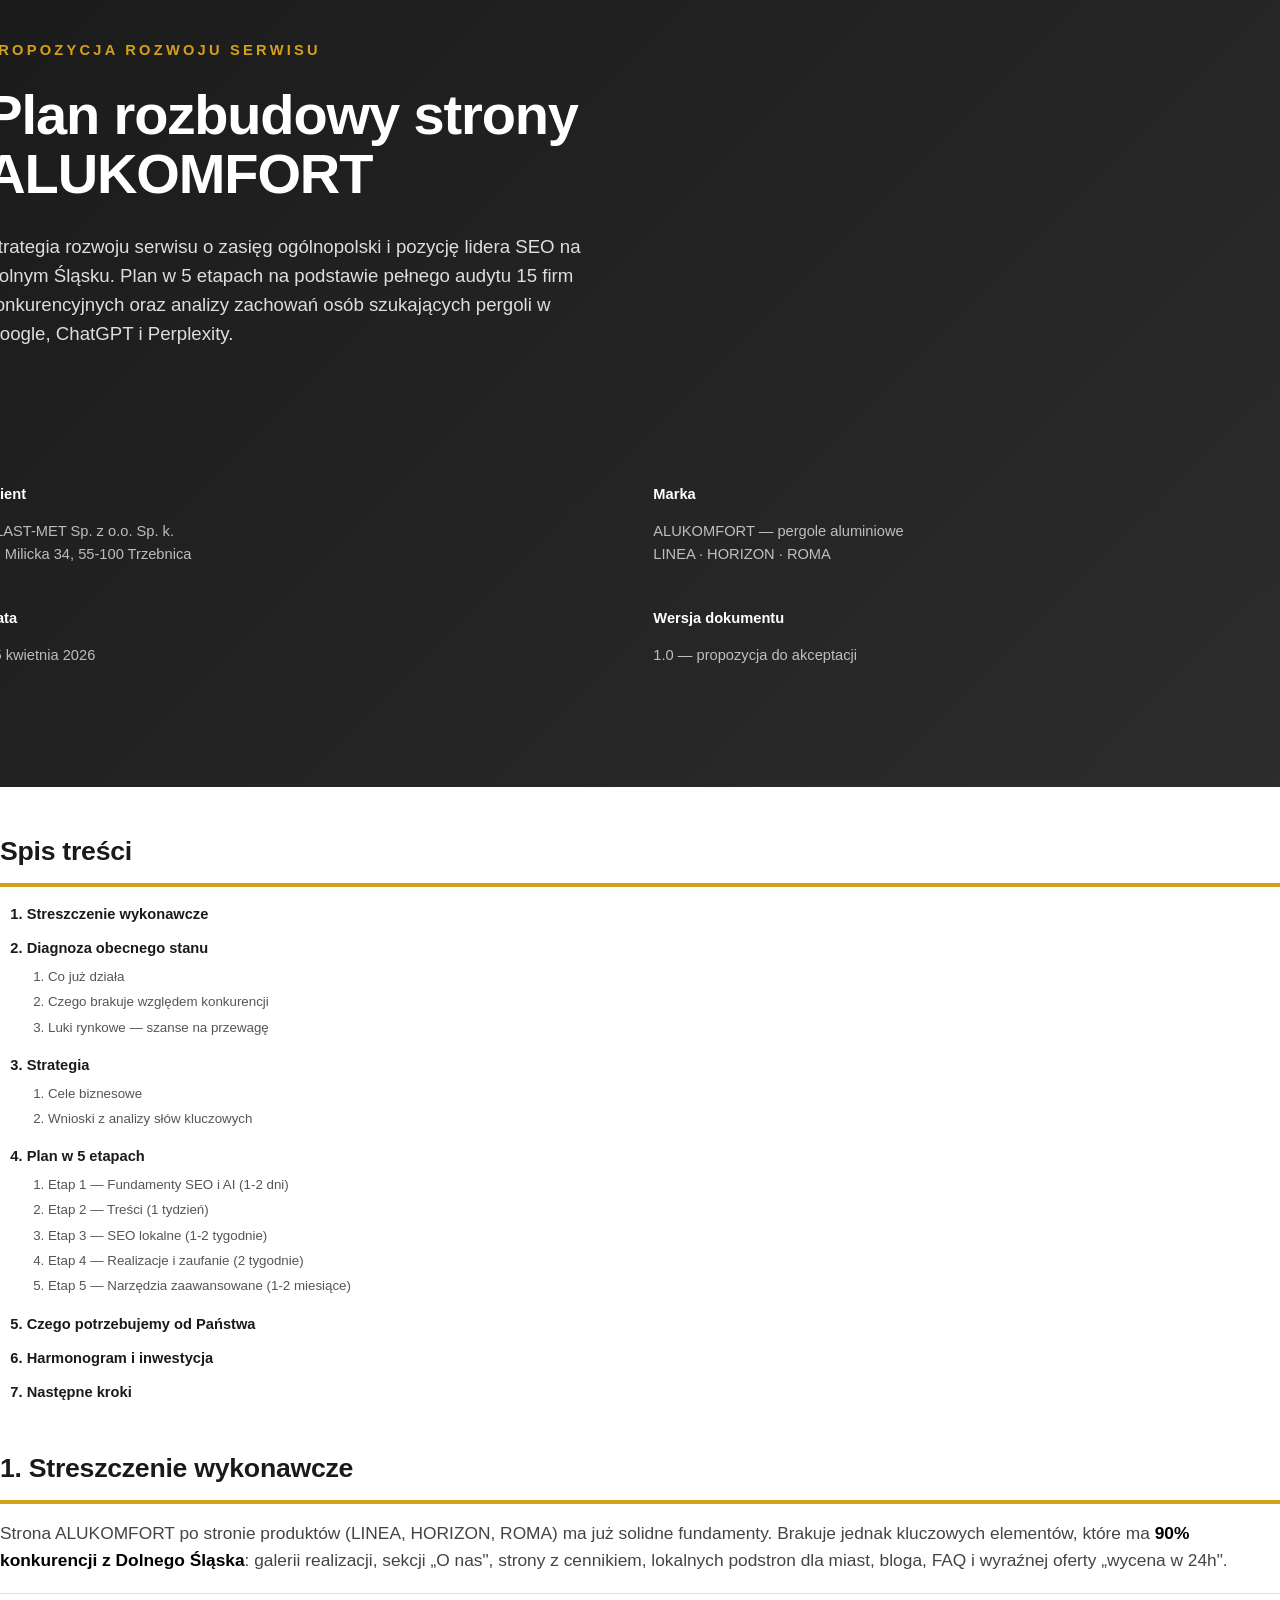
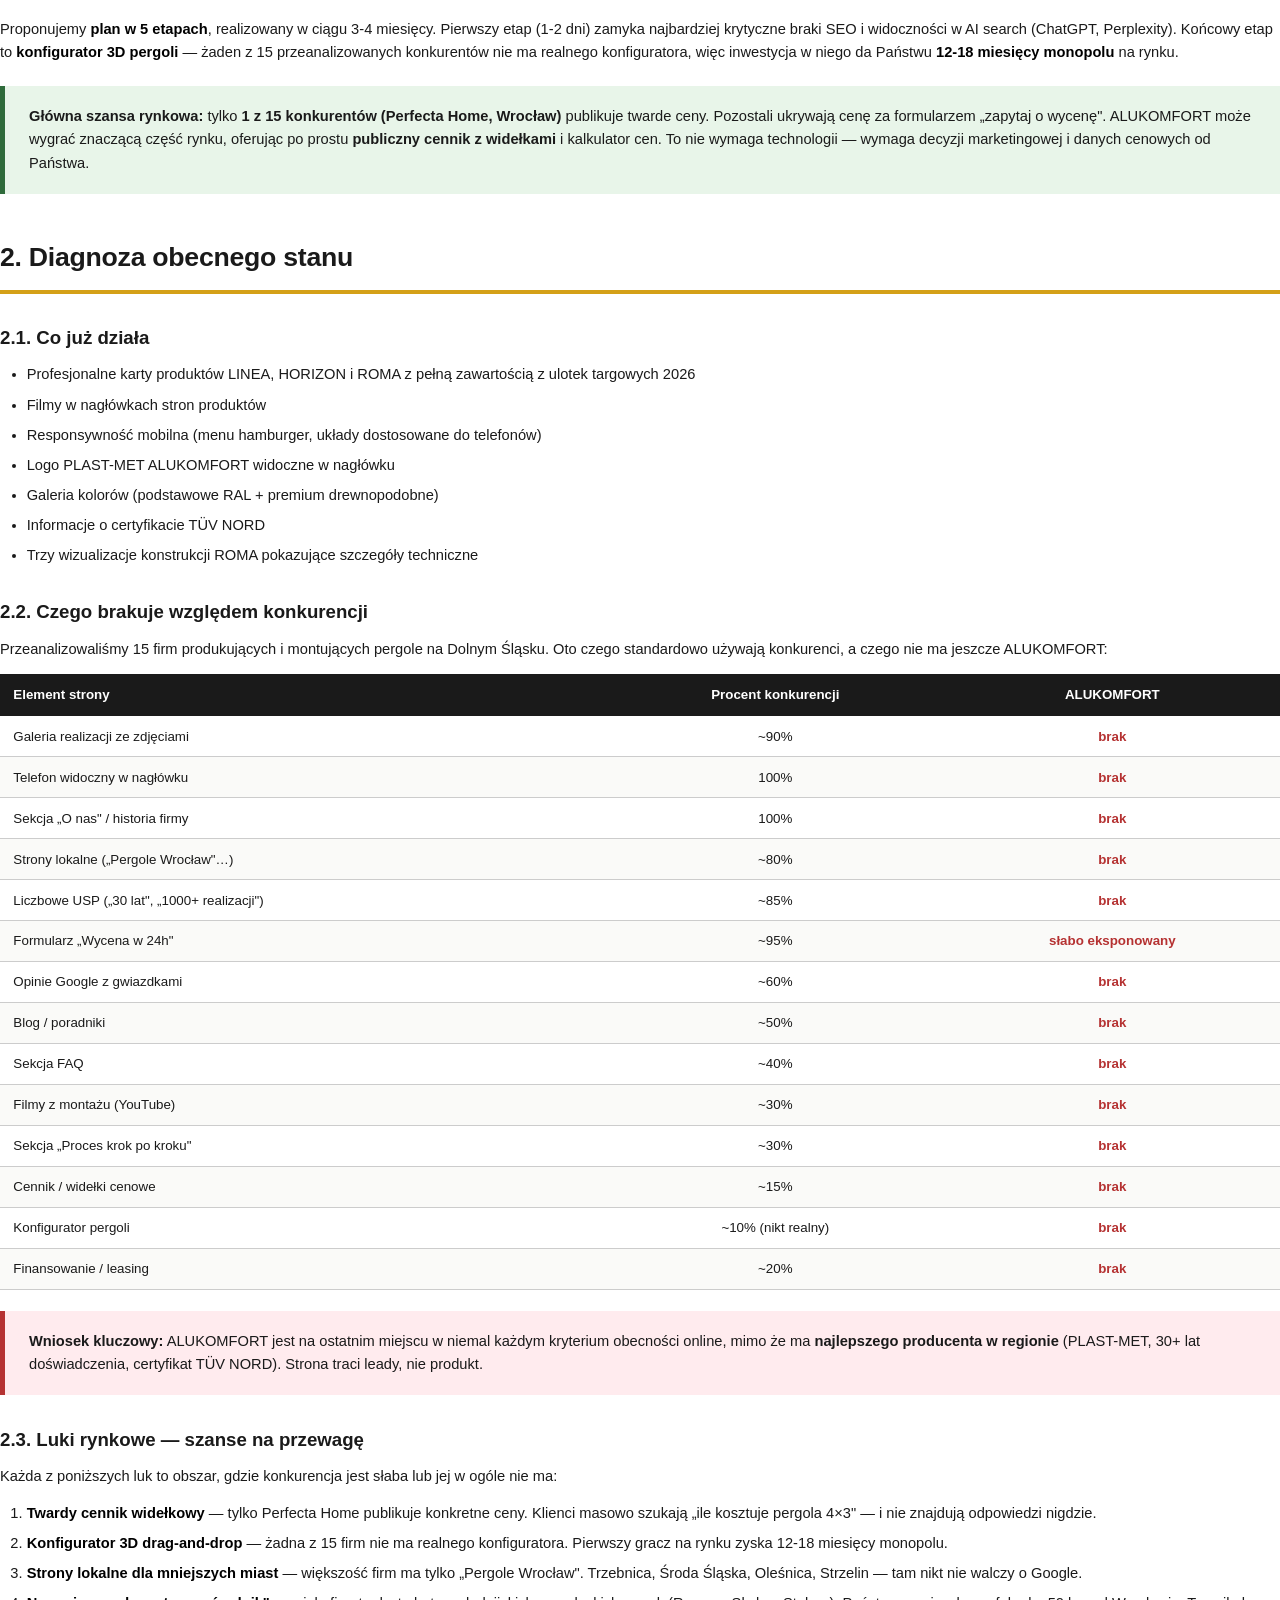
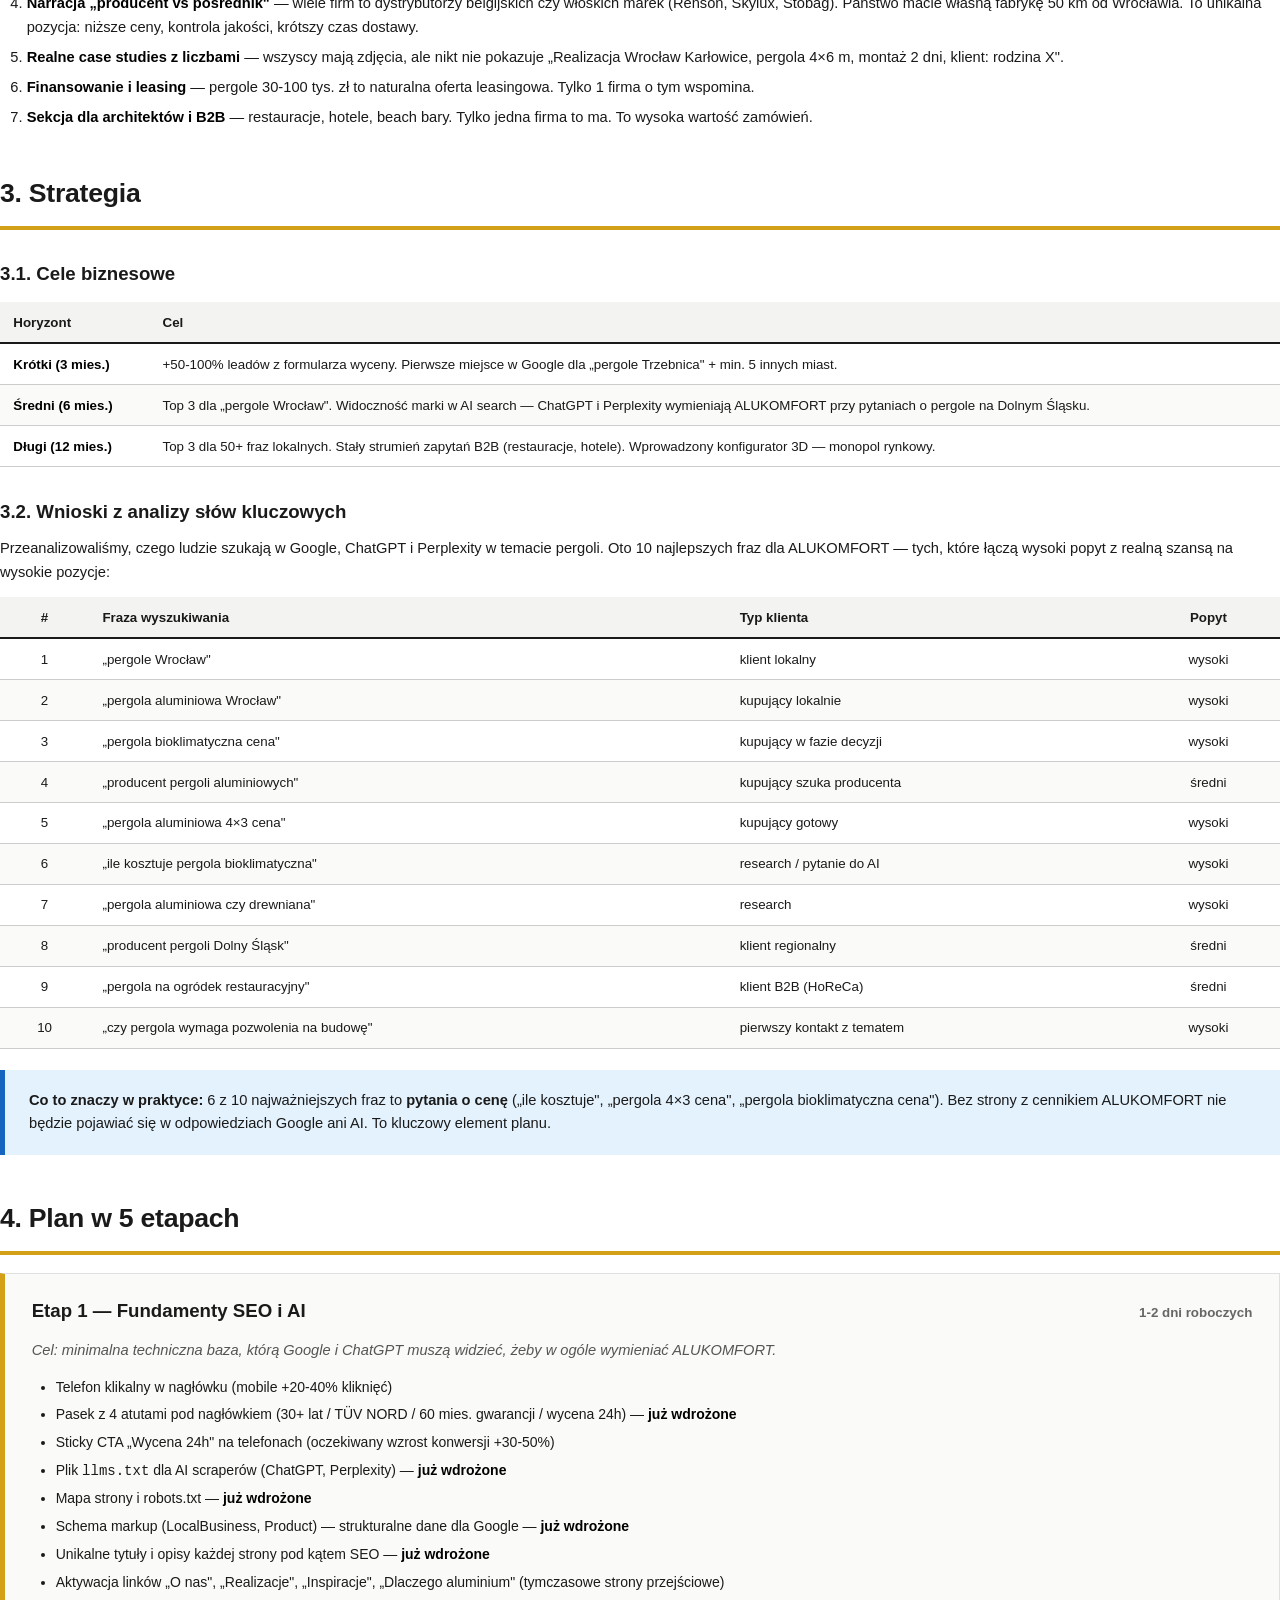
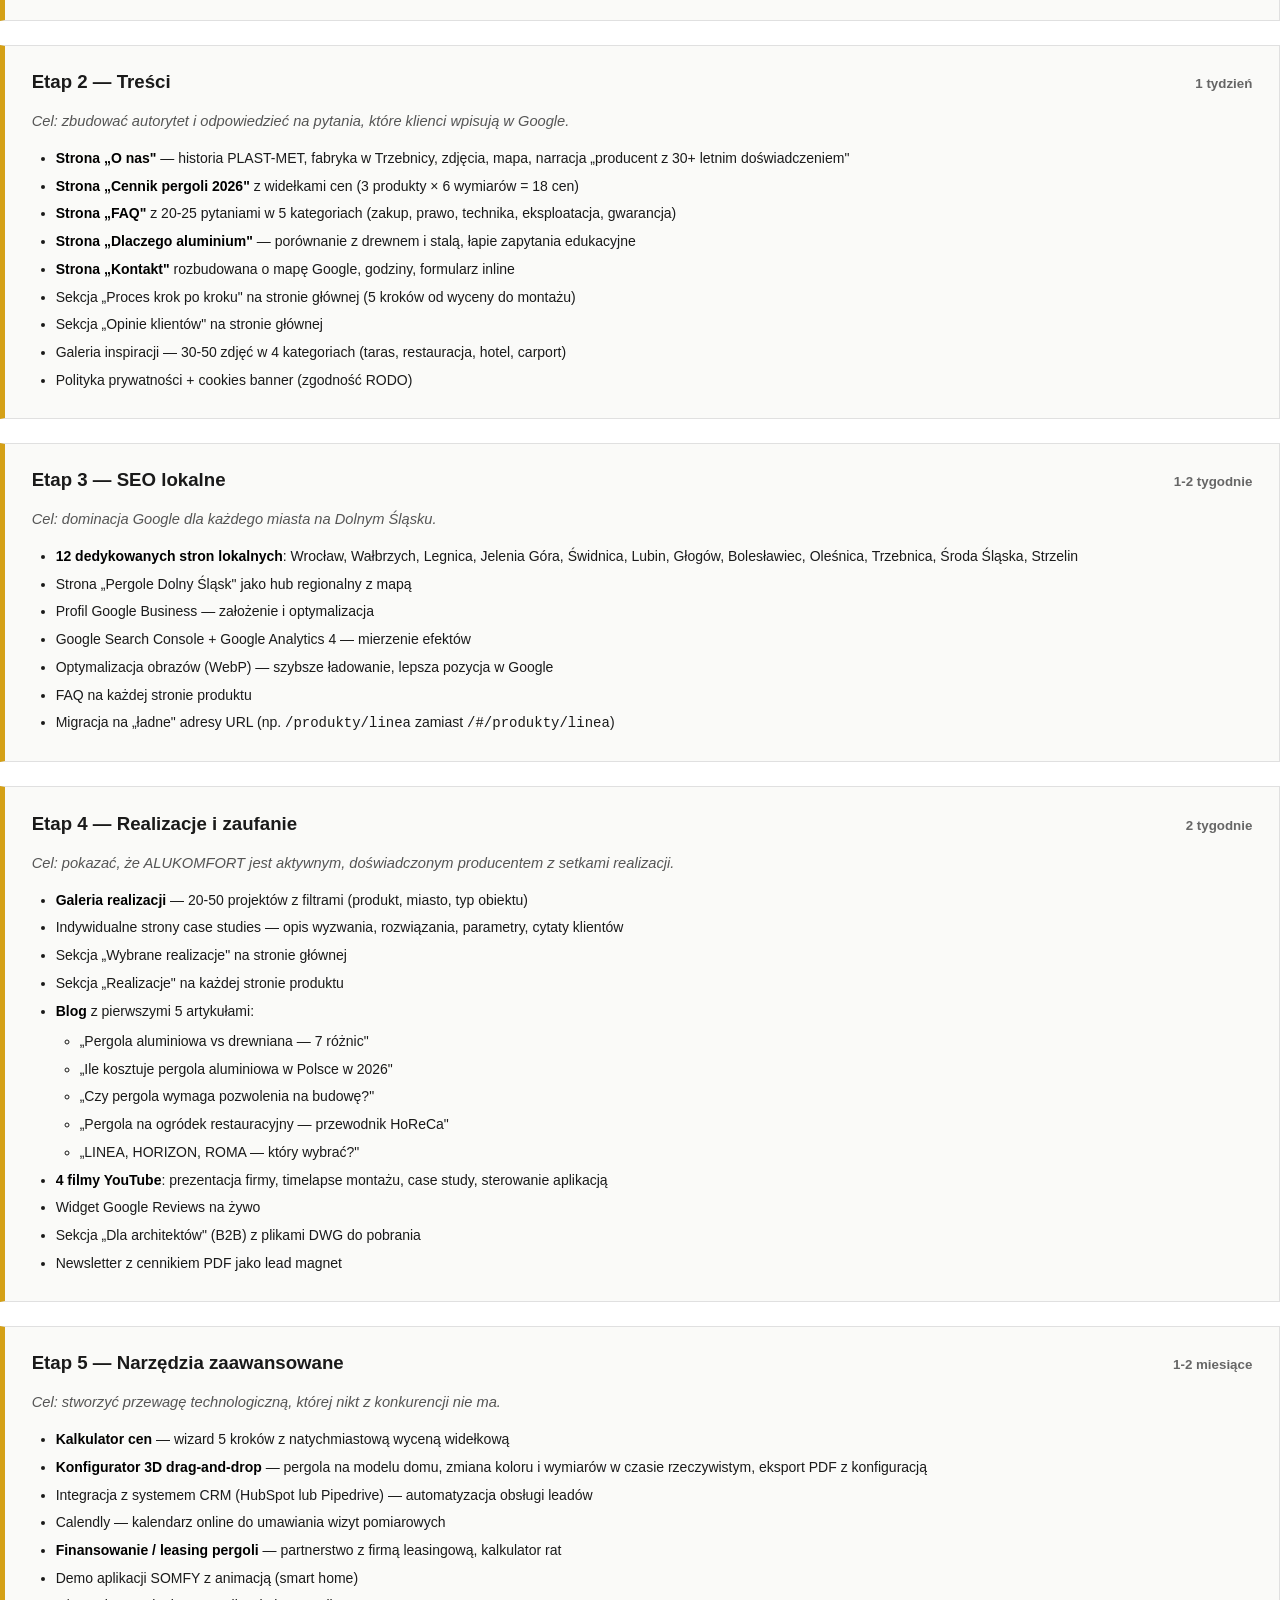
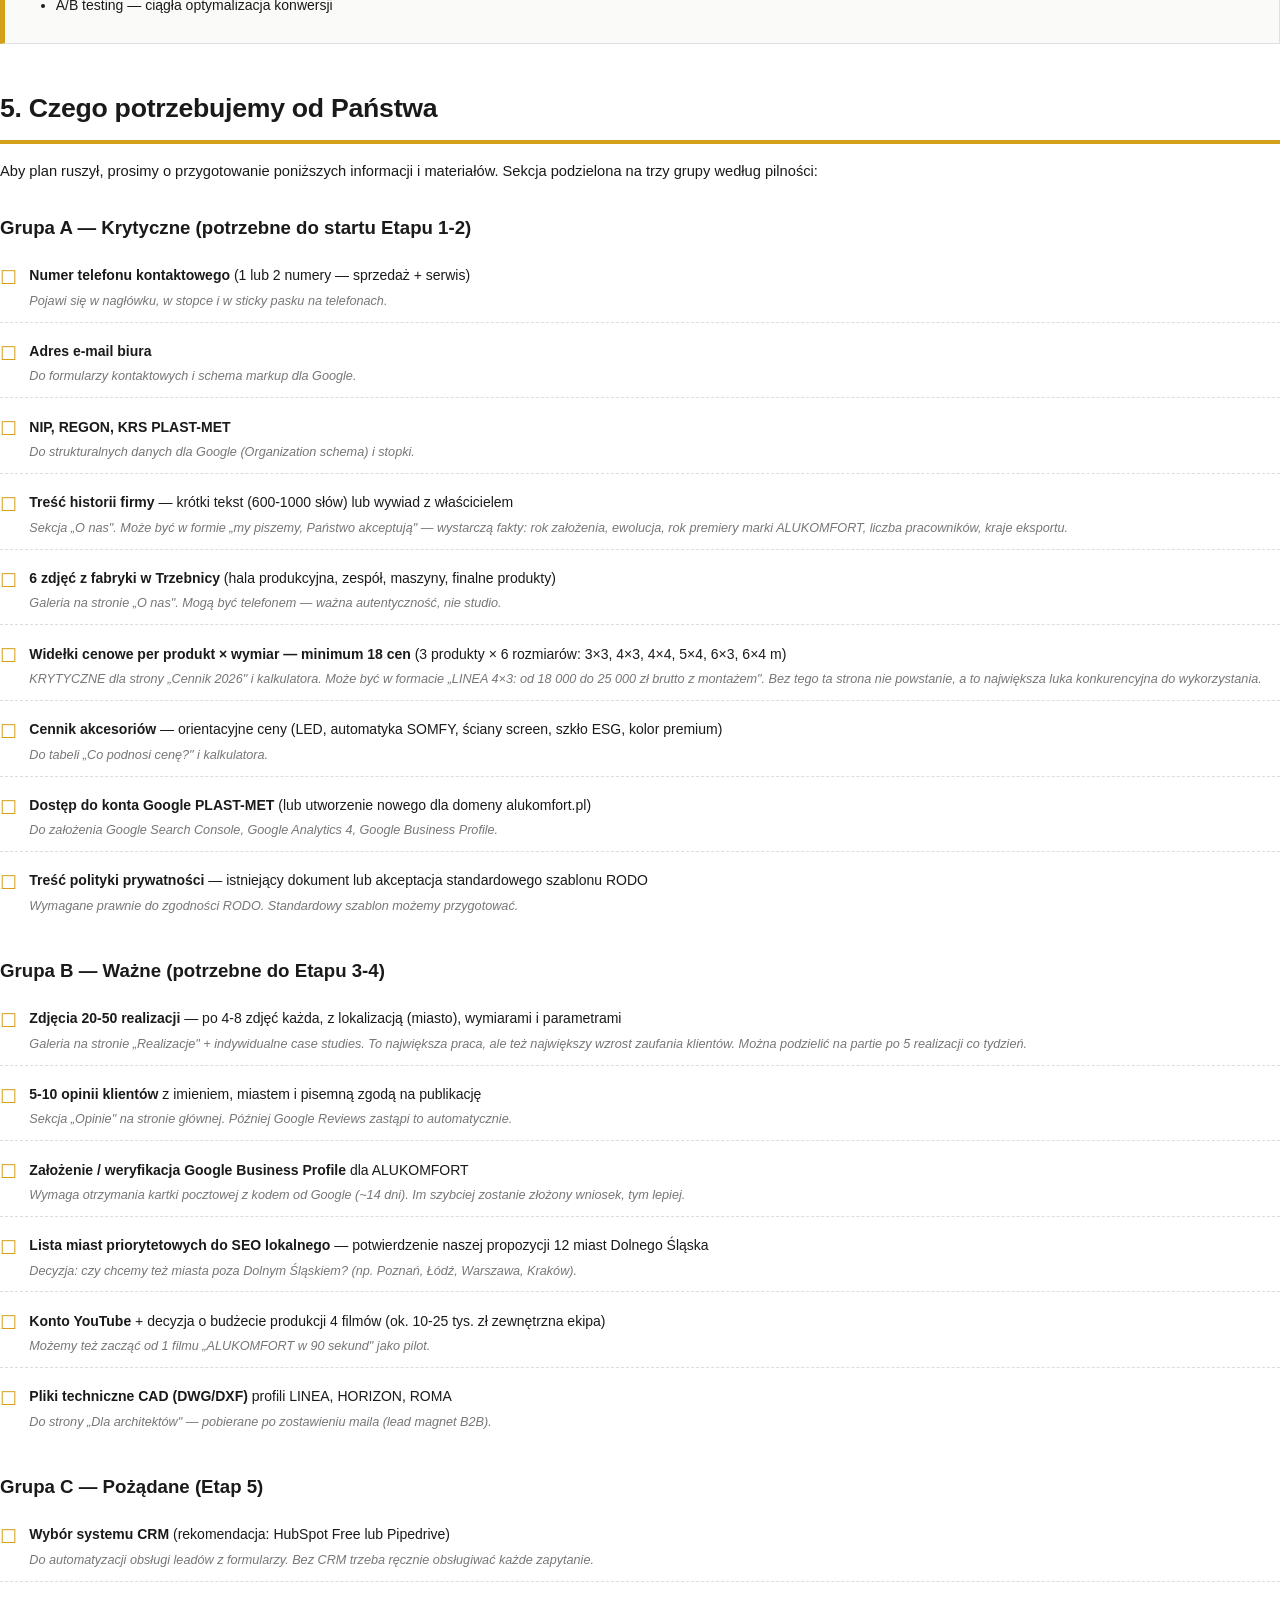
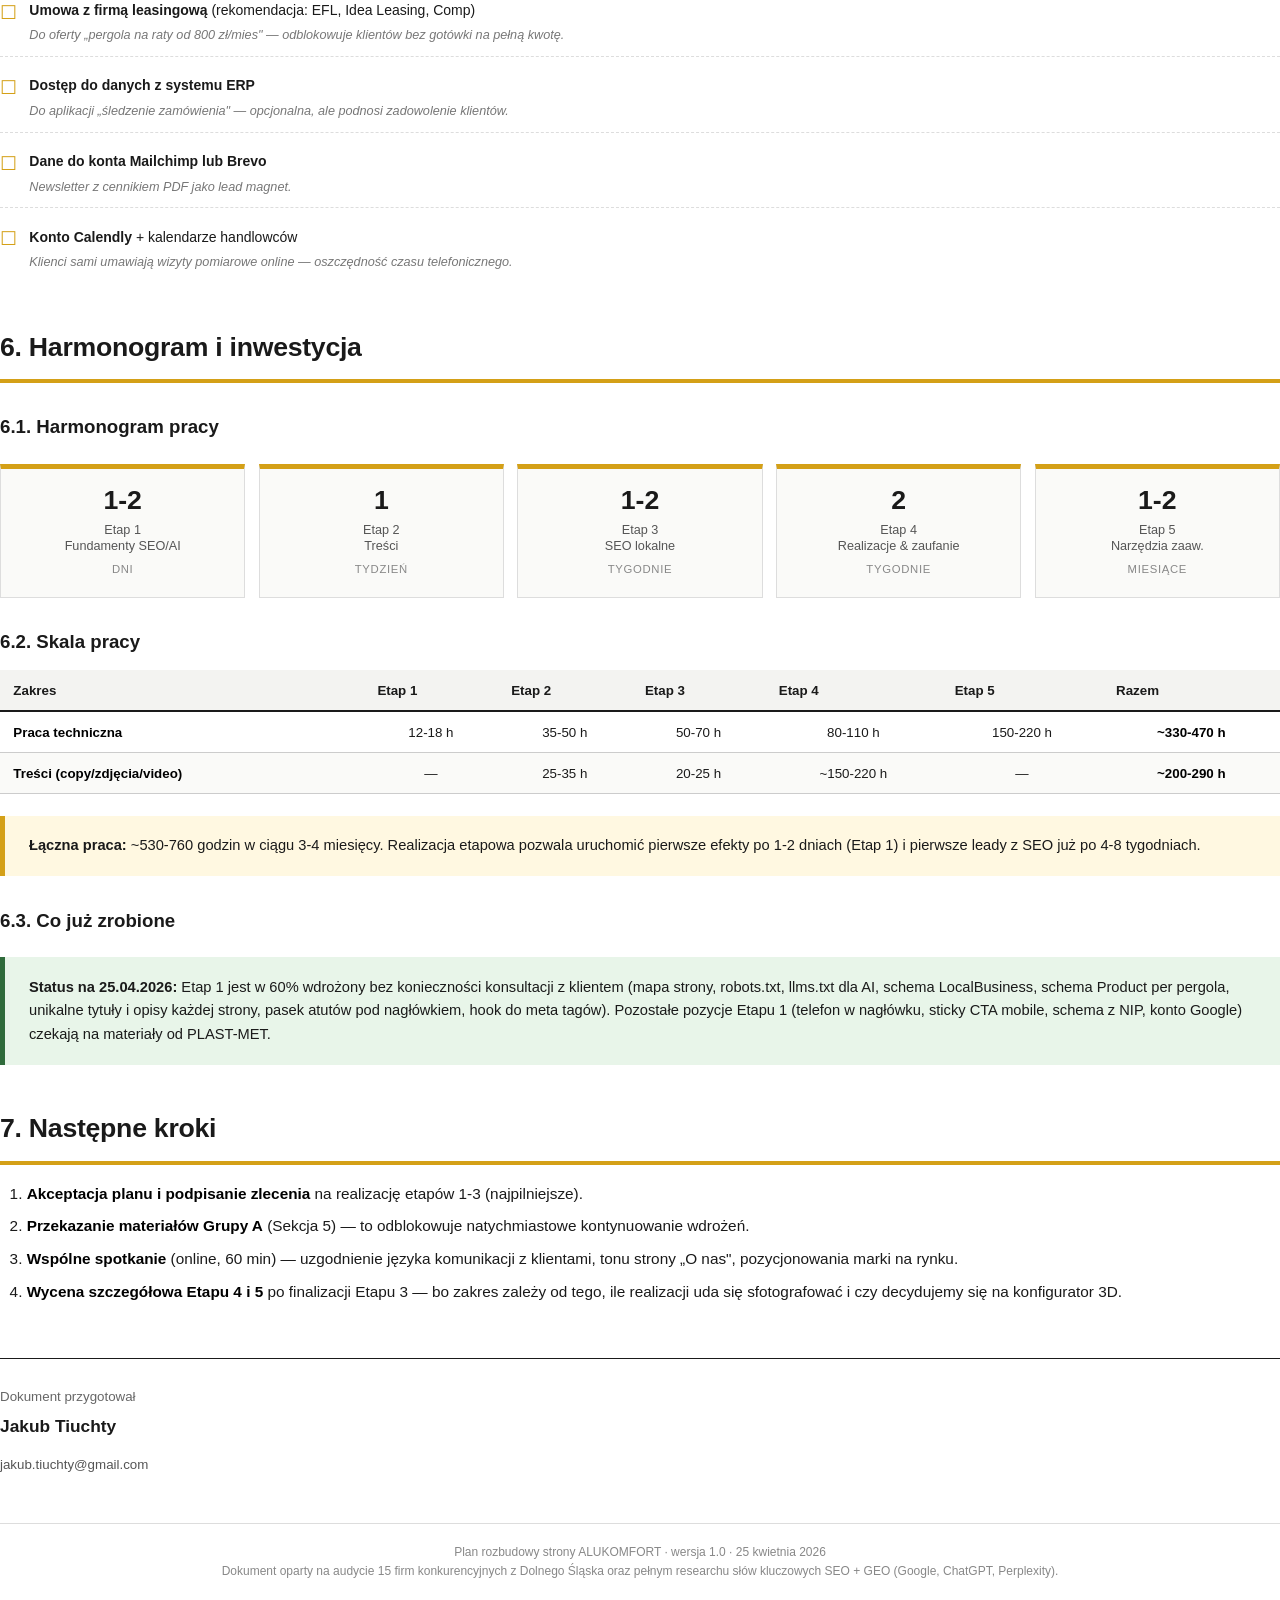
<file: docs/OFERTA-rozbudowy-alukomfort-KLIENT.html>
<!doctype html>
<html lang="pl">
<head>
<meta charset="utf-8" />
<title>Plan rozbudowy strony ALUKOMFORT — propozycja dla PLAST-MET</title>
<style>
  @page { size: A4; margin: 18mm 18mm 22mm 18mm; }
  * { box-sizing: border-box; }
  body {
    font-family: -apple-system, "Helvetica Neue", Arial, sans-serif;
    color: #1a1a1a;
    line-height: 1.6;
    font-size: 11pt;
    margin: 0;
  }
  h1 { font-size: 28pt; font-weight: 800; margin: 0 0 10pt; letter-spacing: -0.02em; line-height: 1.05; }
  h2 { font-size: 20pt; font-weight: 800; margin: 32pt 0 12pt; letter-spacing: -0.01em; padding-bottom: 8pt; border-bottom: 3pt solid #d4a017; page-break-after: avoid; color: #1a1a1a; }
  h3 { font-size: 14pt; font-weight: 700; margin: 22pt 0 8pt; color: #1a1a1a; page-break-after: avoid; }
  h4 { font-size: 12pt; font-weight: 700; margin: 14pt 0 6pt; color: #333; page-break-after: avoid; }
  p { margin: 0 0 10pt; }
  ul, ol { margin: 6pt 0 12pt; padding-left: 20pt; }
  li { margin: 0 0 5pt; }
  strong { color: #000; font-weight: 700; }

  table { width: 100%; border-collapse: collapse; margin: 10pt 0 16pt; font-size: 10pt; page-break-inside: avoid; }
  th, td { padding: 7pt 10pt; text-align: left; vertical-align: top; border-bottom: 0.5pt solid #ccc; }
  th { background: #f3f3f1; font-weight: 700; border-bottom: 1.5pt solid #1a1a1a; color: #1a1a1a; }
  tr:nth-child(even) { background: #fafaf8; }
  td.center, th.center { text-align: center; }
  td.right, th.right { text-align: right; }

  /* COVER */
  .cover {
    padding: 50pt 0 50pt;
    margin-bottom: 30pt;
    page-break-after: always;
    background: linear-gradient(135deg, #1a1a1a 0%, #2d2d2d 100%);
    color: #fff;
    margin: -18mm -18mm 0 -18mm;
    padding: 80pt 40pt;
    min-height: 95vh;
    display: flex;
    flex-direction: column;
    justify-content: space-between;
  }
  .cover .top { }
  .cover .eyebrow { font-size: 11pt; letter-spacing: 0.22em; text-transform: uppercase; color: #d4a017; font-weight: 700; margin-bottom: 18pt; }
  .cover h1 { font-size: 42pt; line-height: 1.05; margin-bottom: 22pt; color: #fff; }
  .cover .lede { font-size: 14pt; color: rgba(255,255,255,0.85); max-width: 460pt; line-height: 1.55; }
  .cover .meta { font-size: 11pt; color: rgba(255,255,255,0.7); margin-top: 36pt; }
  .cover .meta strong { color: #fff; font-weight: 600; }
  .cover .meta-grid { display: grid; grid-template-columns: 1fr 1fr; gap: 20pt; margin-top: 24pt; }

  /* TOC */
  .toc { page-break-after: always; }
  .toc ol { padding-left: 20pt; font-size: 11pt; }
  .toc ol > li { margin-bottom: 8pt; font-weight: 700; }
  .toc ol ol { margin-top: 4pt; padding-left: 16pt; font-size: 10pt; }
  .toc ol ol > li { font-weight: 400; color: #555; margin-bottom: 3pt; }

  .lead {
    font-size: 13pt;
    color: #444;
    line-height: 1.55;
    margin: 0 0 18pt;
    padding-bottom: 14pt;
    border-bottom: 0.5pt solid #ddd;
  }

  /* CALLOUTS */
  .callout {
    background: #fff8e1;
    border-left: 4pt solid #d4a017;
    padding: 14pt 18pt;
    margin: 16pt 0;
    page-break-inside: avoid;
  }
  .callout strong { color: #1a1a1a; }
  .callout-success { background: #e8f5e9; border-left-color: #2f6b3b; }
  .callout-info { background: #e3f2fd; border-left-color: #1565c0; }
  .callout-warn { background: #ffebee; border-left-color: #b53232; }

  /* PHASE CARD */
  .phase {
    background: #fafaf8;
    border: 1pt solid #e0e0e0;
    border-left: 4pt solid #d4a017;
    padding: 16pt 20pt;
    margin: 14pt 0 18pt;
    page-break-inside: avoid;
  }
  .phase__header { display: flex; justify-content: space-between; align-items: baseline; margin-bottom: 10pt; }
  .phase__name { font-size: 14pt; font-weight: 800; color: #1a1a1a; }
  .phase__time { font-size: 10pt; color: #666; font-weight: 600; }
  .phase__goal { font-size: 11pt; color: #555; margin-bottom: 10pt; font-style: italic; }
  .phase ul { margin: 6pt 0 4pt; padding-left: 18pt; font-size: 10.5pt; }
  .phase li { margin-bottom: 4pt; }

  /* CHECKLIST */
  .checklist {
    list-style: none;
    padding-left: 0;
    margin: 8pt 0 14pt;
  }
  .checklist li {
    padding: 8pt 0 8pt 22pt;
    border-bottom: 0.5pt dashed #ddd;
    position: relative;
    font-size: 10.5pt;
  }
  .checklist li::before {
    content: "☐";
    position: absolute;
    left: 0;
    top: 7pt;
    font-size: 14pt;
    color: #d4a017;
  }
  .checklist li:last-child { border-bottom: 0; }
  .checklist li strong { color: #1a1a1a; }
  .checklist li .why { display: block; font-size: 9.5pt; color: #777; margin-top: 3pt; font-style: italic; }

  /* PRICING / TIMELINE */
  .timeline {
    display: grid;
    grid-template-columns: repeat(5, 1fr);
    gap: 10pt;
    margin: 16pt 0;
  }
  .timeline__col {
    padding: 14pt 10pt;
    background: #fafaf8;
    border: 0.5pt solid #ddd;
    text-align: center;
    border-top: 4pt solid #d4a017;
  }
  .timeline__num { font-size: 20pt; font-weight: 800; color: #1a1a1a; line-height: 1; }
  .timeline__lab { font-size: 9.5pt; color: #555; margin-top: 6pt; line-height: 1.3; }
  .timeline__time { font-size: 8.5pt; color: #888; text-transform: uppercase; letter-spacing: 0.06em; margin-top: 4pt; }

  .footer-note {
    font-size: 9pt;
    color: #888;
    margin-top: 36pt;
    padding-top: 14pt;
    border-top: 0.5pt solid #ddd;
    text-align: center;
  }

  /* COMPETITION TABLE */
  .comp-table th { background: #1a1a1a; color: #fff; }
  .comp-table .yes { color: #2f6b3b; font-weight: 700; }
  .comp-table .no { color: #b53232; font-weight: 700; }

  .signature-block {
    margin-top: 40pt;
    padding-top: 20pt;
    border-top: 1pt solid #1a1a1a;
    page-break-inside: avoid;
  }
  .signature-block .label { font-size: 10pt; color: #666; margin-bottom: 4pt; }
  .signature-block .name { font-size: 13pt; font-weight: 700; color: #1a1a1a; }
</style>
</head>
<body>

<!-- COVER -->
<section class="cover">
  <div class="top">
    <div class="eyebrow">Propozycja rozwoju serwisu</div>
    <h1>Plan rozbudowy strony<br/>ALUKOMFORT</h1>
    <p class="lede">
      Strategia rozwoju serwisu o zasięg ogólnopolski i pozycję lidera SEO na Dolnym Śląsku.
      Plan w 5 etapach na podstawie pełnego audytu 15 firm konkurencyjnych
      oraz analizy zachowań osób szukających pergoli w Google, ChatGPT i Perplexity.
    </p>
  </div>
  <div class="meta">
    <div class="meta-grid">
      <div>
        <p><strong>Klient</strong></p>
        <p>PLAST-MET Sp. z o.o. Sp. k.<br/>ul. Milicka 34, 55-100 Trzebnica</p>
      </div>
      <div>
        <p><strong>Marka</strong></p>
        <p>ALUKOMFORT — pergole aluminiowe<br/>LINEA · HORIZON · ROMA</p>
      </div>
      <div>
        <p><strong>Data</strong></p>
        <p>25 kwietnia 2026</p>
      </div>
      <div>
        <p><strong>Wersja dokumentu</strong></p>
        <p>1.0 — propozycja do akceptacji</p>
      </div>
    </div>
  </div>
</section>

<!-- TOC -->
<section class="toc">
  <h2>Spis treści</h2>
  <ol>
    <li>Streszczenie wykonawcze</li>
    <li>Diagnoza obecnego stanu
      <ol>
        <li>Co już działa</li>
        <li>Czego brakuje względem konkurencji</li>
        <li>Luki rynkowe — szanse na przewagę</li>
      </ol>
    </li>
    <li>Strategia
      <ol>
        <li>Cele biznesowe</li>
        <li>Wnioski z analizy słów kluczowych</li>
      </ol>
    </li>
    <li>Plan w 5 etapach
      <ol>
        <li>Etap 1 — Fundamenty SEO i AI (1-2 dni)</li>
        <li>Etap 2 — Treści (1 tydzień)</li>
        <li>Etap 3 — SEO lokalne (1-2 tygodnie)</li>
        <li>Etap 4 — Realizacje i zaufanie (2 tygodnie)</li>
        <li>Etap 5 — Narzędzia zaawansowane (1-2 miesiące)</li>
      </ol>
    </li>
    <li>Czego potrzebujemy od Państwa</li>
    <li>Harmonogram i inwestycja</li>
    <li>Następne kroki</li>
  </ol>
</section>

<!-- 1. STRESZCZENIE -->
<h2>1. Streszczenie wykonawcze</h2>
<p class="lead">
  Strona ALUKOMFORT po stronie produktów (LINEA, HORIZON, ROMA) ma już solidne fundamenty.
  Brakuje jednak kluczowych elementów, które ma <strong>90% konkurencji z Dolnego Śląska</strong>:
  galerii realizacji, sekcji „O nas", strony z cennikiem, lokalnych podstron dla miast,
  bloga, FAQ i wyraźnej oferty „wycena w 24h".
</p>

<p>Proponujemy <strong>plan w 5 etapach</strong>, realizowany w ciągu 3-4 miesięcy.
Pierwszy etap (1-2 dni) zamyka najbardziej krytyczne braki SEO i widoczności w AI search
(ChatGPT, Perplexity). Końcowy etap to <strong>konfigurator 3D pergoli</strong> — żaden
z 15 przeanalizowanych konkurentów nie ma realnego konfiguratora, więc inwestycja w niego
da Państwu <strong>12-18 miesięcy monopolu</strong> na rynku.</p>

<div class="callout callout-success">
  <strong>Główna szansa rynkowa:</strong> tylko <strong>1 z 15 konkurentów (Perfecta Home, Wrocław)</strong>
  publikuje twarde ceny. Pozostali ukrywają cenę za formularzem „zapytaj o wycenę".
  ALUKOMFORT może wygrać znaczącą część rynku, oferując po prostu <strong>publiczny cennik z widełkami</strong>
  i kalkulator cen. To nie wymaga technologii — wymaga decyzji marketingowej i danych cenowych od Państwa.
</div>

<!-- 2. DIAGNOZA -->
<h2>2. Diagnoza obecnego stanu</h2>

<h3>2.1. Co już działa</h3>
<ul>
  <li>Profesjonalne karty produktów LINEA, HORIZON i ROMA z pełną zawartością z ulotek targowych 2026</li>
  <li>Filmy w nagłówkach stron produktów</li>
  <li>Responsywność mobilna (menu hamburger, układy dostosowane do telefonów)</li>
  <li>Logo PLAST-MET ALUKOMFORT widoczne w nagłówku</li>
  <li>Galeria kolorów (podstawowe RAL + premium drewnopodobne)</li>
  <li>Informacje o certyfikacie TÜV NORD</li>
  <li>Trzy wizualizacje konstrukcji ROMA pokazujące szczegóły techniczne</li>
</ul>

<h3>2.2. Czego brakuje względem konkurencji</h3>
<p>Przeanalizowaliśmy 15 firm produkujących i montujących pergole na Dolnym Śląsku.
Oto czego standardowo używają konkurenci, a czego nie ma jeszcze ALUKOMFORT:</p>

<table class="comp-table">
  <thead>
    <tr>
      <th>Element strony</th>
      <th class="center">Procent konkurencji</th>
      <th class="center">ALUKOMFORT</th>
    </tr>
  </thead>
  <tbody>
    <tr><td>Galeria realizacji ze zdjęciami</td><td class="center">~90%</td><td class="center no">brak</td></tr>
    <tr><td>Telefon widoczny w nagłówku</td><td class="center">100%</td><td class="center no">brak</td></tr>
    <tr><td>Sekcja „O nas" / historia firmy</td><td class="center">100%</td><td class="center no">brak</td></tr>
    <tr><td>Strony lokalne („Pergole Wrocław"…)</td><td class="center">~80%</td><td class="center no">brak</td></tr>
    <tr><td>Liczbowe USP („30 lat", „1000+ realizacji")</td><td class="center">~85%</td><td class="center no">brak</td></tr>
    <tr><td>Formularz „Wycena w 24h"</td><td class="center">~95%</td><td class="center no">słabo eksponowany</td></tr>
    <tr><td>Opinie Google z gwiazdkami</td><td class="center">~60%</td><td class="center no">brak</td></tr>
    <tr><td>Blog / poradniki</td><td class="center">~50%</td><td class="center no">brak</td></tr>
    <tr><td>Sekcja FAQ</td><td class="center">~40%</td><td class="center no">brak</td></tr>
    <tr><td>Filmy z montażu (YouTube)</td><td class="center">~30%</td><td class="center no">brak</td></tr>
    <tr><td>Sekcja „Proces krok po kroku"</td><td class="center">~30%</td><td class="center no">brak</td></tr>
    <tr><td>Cennik / widełki cenowe</td><td class="center">~15%</td><td class="center no">brak</td></tr>
    <tr><td>Konfigurator pergoli</td><td class="center">~10% (nikt realny)</td><td class="center no">brak</td></tr>
    <tr><td>Finansowanie / leasing</td><td class="center">~20%</td><td class="center no">brak</td></tr>
  </tbody>
</table>

<div class="callout callout-warn">
  <strong>Wniosek kluczowy:</strong> ALUKOMFORT jest na ostatnim miejscu w niemal każdym kryterium
  obecności online, mimo że ma <strong>najlepszego producenta w regionie</strong>
  (PLAST-MET, 30+ lat doświadczenia, certyfikat TÜV NORD). Strona traci leady, nie produkt.
</div>

<h3>2.3. Luki rynkowe — szanse na przewagę</h3>
<p>Każda z poniższych luk to obszar, gdzie konkurencja jest słaba lub jej w ogóle nie ma:</p>
<ol>
  <li><strong>Twardy cennik widełkowy</strong> — tylko Perfecta Home publikuje konkretne ceny.
    Klienci masowo szukają „ile kosztuje pergola 4×3" — i nie znajdują odpowiedzi nigdzie.</li>
  <li><strong>Konfigurator 3D drag-and-drop</strong> — żadna z 15 firm nie ma realnego konfiguratora.
    Pierwszy gracz na rynku zyska 12-18 miesięcy monopolu.</li>
  <li><strong>Strony lokalne dla mniejszych miast</strong> — większość firm ma tylko „Pergole Wrocław".
    Trzebnica, Środa Śląska, Oleśnica, Strzelin — tam nikt nie walczy o Google.</li>
  <li><strong>Narracja „producent vs pośrednik"</strong> — wiele firm to dystrybutorzy belgijskich
    czy włoskich marek (Renson, Skylux, Stobag). Państwo macie własną fabrykę 50 km od Wrocławia.
    To unikalna pozycja: niższe ceny, kontrola jakości, krótszy czas dostawy.</li>
  <li><strong>Realne case studies z liczbami</strong> — wszyscy mają zdjęcia, ale nikt nie
    pokazuje „Realizacja Wrocław Karłowice, pergola 4×6 m, montaż 2 dni, klient: rodzina X".</li>
  <li><strong>Finansowanie i leasing</strong> — pergole 30-100 tys. zł to naturalna oferta leasingowa.
    Tylko 1 firma o tym wspomina.</li>
  <li><strong>Sekcja dla architektów i B2B</strong> — restauracje, hotele, beach bary.
    Tylko jedna firma to ma. To wysoka wartość zamówień.</li>
</ol>

<!-- 3. STRATEGIA -->
<h2>3. Strategia</h2>

<h3>3.1. Cele biznesowe</h3>
<table>
  <thead><tr><th>Horyzont</th><th>Cel</th></tr></thead>
  <tbody>
    <tr>
      <td><strong>Krótki (3 mies.)</strong></td>
      <td>+50-100% leadów z formularza wyceny. Pierwsze miejsce w Google dla „pergole Trzebnica" + min. 5 innych miast.</td>
    </tr>
    <tr>
      <td><strong>Średni (6 mies.)</strong></td>
      <td>Top 3 dla „pergole Wrocław". Widoczność marki w AI search — ChatGPT i Perplexity wymieniają ALUKOMFORT przy pytaniach o pergole na Dolnym Śląsku.</td>
    </tr>
    <tr>
      <td><strong>Długi (12 mies.)</strong></td>
      <td>Top 3 dla 50+ fraz lokalnych. Stały strumień zapytań B2B (restauracje, hotele). Wprowadzony konfigurator 3D — monopol rynkowy.</td>
    </tr>
  </tbody>
</table>

<h3>3.2. Wnioski z analizy słów kluczowych</h3>
<p>Przeanalizowaliśmy, czego ludzie szukają w Google, ChatGPT i Perplexity w temacie pergoli.
Oto 10 najlepszych fraz dla ALUKOMFORT — tych, które łączą wysoki popyt
z realną szansą na wysokie pozycje:</p>

<table>
  <thead><tr><th class="center">#</th><th>Fraza wyszukiwania</th><th>Typ klienta</th><th class="center">Popyt</th></tr></thead>
  <tbody>
    <tr><td class="center">1</td><td>„pergole Wrocław"</td><td>klient lokalny</td><td class="center">wysoki</td></tr>
    <tr><td class="center">2</td><td>„pergola aluminiowa Wrocław"</td><td>kupujący lokalnie</td><td class="center">wysoki</td></tr>
    <tr><td class="center">3</td><td>„pergola bioklimatyczna cena"</td><td>kupujący w fazie decyzji</td><td class="center">wysoki</td></tr>
    <tr><td class="center">4</td><td>„producent pergoli aluminiowych"</td><td>kupujący szuka producenta</td><td class="center">średni</td></tr>
    <tr><td class="center">5</td><td>„pergola aluminiowa 4×3 cena"</td><td>kupujący gotowy</td><td class="center">wysoki</td></tr>
    <tr><td class="center">6</td><td>„ile kosztuje pergola bioklimatyczna"</td><td>research / pytanie do AI</td><td class="center">wysoki</td></tr>
    <tr><td class="center">7</td><td>„pergola aluminiowa czy drewniana"</td><td>research</td><td class="center">wysoki</td></tr>
    <tr><td class="center">8</td><td>„producent pergoli Dolny Śląsk"</td><td>klient regionalny</td><td class="center">średni</td></tr>
    <tr><td class="center">9</td><td>„pergola na ogródek restauracyjny"</td><td>klient B2B (HoReCa)</td><td class="center">średni</td></tr>
    <tr><td class="center">10</td><td>„czy pergola wymaga pozwolenia na budowę"</td><td>pierwszy kontakt z tematem</td><td class="center">wysoki</td></tr>
  </tbody>
</table>

<div class="callout callout-info">
  <strong>Co to znaczy w praktyce:</strong> 6 z 10 najważniejszych fraz to <strong>pytania o cenę</strong>
  („ile kosztuje", „pergola 4×3 cena", „pergola bioklimatyczna cena"). Bez strony z cennikiem
  ALUKOMFORT nie będzie pojawiać się w odpowiedziach Google ani AI. To kluczowy element planu.
</div>

<!-- 4. PLAN -->
<h2>4. Plan w 5 etapach</h2>

<div class="phase">
  <div class="phase__header">
    <span class="phase__name">Etap 1 — Fundamenty SEO i AI</span>
    <span class="phase__time">1-2 dni roboczych</span>
  </div>
  <p class="phase__goal">Cel: minimalna techniczna baza, którą Google i ChatGPT muszą widzieć, żeby w ogóle wymieniać ALUKOMFORT.</p>
  <ul>
    <li>Telefon klikalny w nagłówku (mobile +20-40% kliknięć)</li>
    <li>Pasek z 4 atutami pod nagłówkiem (30+ lat / TÜV NORD / 60 mies. gwarancji / wycena 24h) — <strong>już wdrożone</strong></li>
    <li>Sticky CTA „Wycena 24h" na telefonach (oczekiwany wzrost konwersji +30-50%)</li>
    <li>Plik <code>llms.txt</code> dla AI scraperów (ChatGPT, Perplexity) — <strong>już wdrożone</strong></li>
    <li>Mapa strony i robots.txt — <strong>już wdrożone</strong></li>
    <li>Schema markup (LocalBusiness, Product) — strukturalne dane dla Google — <strong>już wdrożone</strong></li>
    <li>Unikalne tytuły i opisy każdej strony pod kątem SEO — <strong>już wdrożone</strong></li>
    <li>Aktywacja linków „O nas", „Realizacje", „Inspiracje", „Dlaczego aluminium" (tymczasowe strony przejściowe)</li>
  </ul>
</div>

<div class="phase">
  <div class="phase__header">
    <span class="phase__name">Etap 2 — Treści</span>
    <span class="phase__time">1 tydzień</span>
  </div>
  <p class="phase__goal">Cel: zbudować autorytet i odpowiedzieć na pytania, które klienci wpisują w Google.</p>
  <ul>
    <li><strong>Strona „O nas"</strong> — historia PLAST-MET, fabryka w Trzebnicy, zdjęcia, mapa, narracja „producent z 30+ letnim doświadczeniem"</li>
    <li><strong>Strona „Cennik pergoli 2026"</strong> z widełkami cen (3 produkty × 6 wymiarów = 18 cen)</li>
    <li><strong>Strona „FAQ"</strong> z 20-25 pytaniami w 5 kategoriach (zakup, prawo, technika, eksploatacja, gwarancja)</li>
    <li><strong>Strona „Dlaczego aluminium"</strong> — porównanie z drewnem i stalą, łapie zapytania edukacyjne</li>
    <li><strong>Strona „Kontakt"</strong> rozbudowana o mapę Google, godziny, formularz inline</li>
    <li>Sekcja „Proces krok po kroku" na stronie głównej (5 kroków od wyceny do montażu)</li>
    <li>Sekcja „Opinie klientów" na stronie głównej</li>
    <li>Galeria inspiracji — 30-50 zdjęć w 4 kategoriach (taras, restauracja, hotel, carport)</li>
    <li>Polityka prywatności + cookies banner (zgodność RODO)</li>
  </ul>
</div>

<div class="phase">
  <div class="phase__header">
    <span class="phase__name">Etap 3 — SEO lokalne</span>
    <span class="phase__time">1-2 tygodnie</span>
  </div>
  <p class="phase__goal">Cel: dominacja Google dla każdego miasta na Dolnym Śląsku.</p>
  <ul>
    <li><strong>12 dedykowanych stron lokalnych</strong>: Wrocław, Wałbrzych, Legnica, Jelenia Góra, Świdnica, Lubin, Głogów, Bolesławiec, Oleśnica, Trzebnica, Środa Śląska, Strzelin</li>
    <li>Strona „Pergole Dolny Śląsk" jako hub regionalny z mapą</li>
    <li>Profil Google Business — założenie i optymalizacja</li>
    <li>Google Search Console + Google Analytics 4 — mierzenie efektów</li>
    <li>Optymalizacja obrazów (WebP) — szybsze ładowanie, lepsza pozycja w Google</li>
    <li>FAQ na każdej stronie produktu</li>
    <li>Migracja na „ładne" adresy URL (np. <code>/produkty/linea</code> zamiast <code>/#/produkty/linea</code>)</li>
  </ul>
</div>

<div class="phase">
  <div class="phase__header">
    <span class="phase__name">Etap 4 — Realizacje i zaufanie</span>
    <span class="phase__time">2 tygodnie</span>
  </div>
  <p class="phase__goal">Cel: pokazać, że ALUKOMFORT jest aktywnym, doświadczonym producentem z setkami realizacji.</p>
  <ul>
    <li><strong>Galeria realizacji</strong> — 20-50 projektów z filtrami (produkt, miasto, typ obiektu)</li>
    <li>Indywidualne strony case studies — opis wyzwania, rozwiązania, parametry, cytaty klientów</li>
    <li>Sekcja „Wybrane realizacje" na stronie głównej</li>
    <li>Sekcja „Realizacje" na każdej stronie produktu</li>
    <li><strong>Blog</strong> z pierwszymi 5 artykułami:
      <ul>
        <li>„Pergola aluminiowa vs drewniana — 7 różnic"</li>
        <li>„Ile kosztuje pergola aluminiowa w Polsce w 2026"</li>
        <li>„Czy pergola wymaga pozwolenia na budowę?"</li>
        <li>„Pergola na ogródek restauracyjny — przewodnik HoReCa"</li>
        <li>„LINEA, HORIZON, ROMA — który wybrać?"</li>
      </ul>
    </li>
    <li><strong>4 filmy YouTube</strong>: prezentacja firmy, timelapse montażu, case study, sterowanie aplikacją</li>
    <li>Widget Google Reviews na żywo</li>
    <li>Sekcja „Dla architektów" (B2B) z plikami DWG do pobrania</li>
    <li>Newsletter z cennikiem PDF jako lead magnet</li>
  </ul>
</div>

<div class="phase">
  <div class="phase__header">
    <span class="phase__name">Etap 5 — Narzędzia zaawansowane</span>
    <span class="phase__time">1-2 miesiące</span>
  </div>
  <p class="phase__goal">Cel: stworzyć przewagę technologiczną, której nikt z konkurencji nie ma.</p>
  <ul>
    <li><strong>Kalkulator cen</strong> — wizard 5 kroków z natychmiastową wyceną widełkową</li>
    <li><strong>Konfigurator 3D drag-and-drop</strong> — pergola na modelu domu, zmiana koloru i wymiarów w czasie rzeczywistym, eksport PDF z konfiguracją</li>
    <li>Integracja z systemem CRM (HubSpot lub Pipedrive) — automatyzacja obsługi leadów</li>
    <li>Calendly — kalendarz online do umawiania wizyt pomiarowych</li>
    <li><strong>Finansowanie / leasing pergoli</strong> — partnerstwo z firmą leasingową, kalkulator rat</li>
    <li>Demo aplikacji SOMFY z animacją (smart home)</li>
    <li>A/B testing — ciągła optymalizacja konwersji</li>
  </ul>
</div>

<!-- 5. CZEGO POTRZEBUJEMY -->
<h2>5. Czego potrzebujemy od Państwa</h2>
<p>Aby plan ruszył, prosimy o przygotowanie poniższych informacji i materiałów.
Sekcja podzielona na trzy grupy według pilności:</p>

<h3>Grupa A — Krytyczne (potrzebne do startu Etapu 1-2)</h3>
<ul class="checklist">
  <li>
    <strong>Numer telefonu kontaktowego</strong> (1 lub 2 numery — sprzedaż + serwis)
    <span class="why">Pojawi się w nagłówku, w stopce i w sticky pasku na telefonach.</span>
  </li>
  <li>
    <strong>Adres e-mail biura</strong>
    <span class="why">Do formularzy kontaktowych i schema markup dla Google.</span>
  </li>
  <li>
    <strong>NIP, REGON, KRS PLAST-MET</strong>
    <span class="why">Do strukturalnych danych dla Google (Organization schema) i stopki.</span>
  </li>
  <li>
    <strong>Treść historii firmy</strong> — krótki tekst (600-1000 słów) lub wywiad z właścicielem
    <span class="why">Sekcja „O nas". Może być w formie „my piszemy, Państwo akceptują" — wystarczą fakty: rok założenia, ewolucja, rok premiery marki ALUKOMFORT, liczba pracowników, kraje eksportu.</span>
  </li>
  <li>
    <strong>6 zdjęć z fabryki w Trzebnicy</strong> (hala produkcyjna, zespół, maszyny, finalne produkty)
    <span class="why">Galeria na stronie „O nas". Mogą być telefonem — ważna autentyczność, nie studio.</span>
  </li>
  <li>
    <strong>Widełki cenowe per produkt × wymiar — minimum 18 cen</strong> (3 produkty × 6 rozmiarów: 3×3, 4×3, 4×4, 5×4, 6×3, 6×4 m)
    <span class="why">KRYTYCZNE dla strony „Cennik 2026" i kalkulatora. Może być w formacie „LINEA 4×3: od 18 000 do 25 000 zł brutto z montażem". Bez tego ta strona nie powstanie, a to największa luka konkurencyjna do wykorzystania.</span>
  </li>
  <li>
    <strong>Cennik akcesoriów</strong> — orientacyjne ceny (LED, automatyka SOMFY, ściany screen, szkło ESG, kolor premium)
    <span class="why">Do tabeli „Co podnosi cenę?" i kalkulatora.</span>
  </li>
  <li>
    <strong>Dostęp do konta Google PLAST-MET</strong> (lub utworzenie nowego dla domeny alukomfort.pl)
    <span class="why">Do założenia Google Search Console, Google Analytics 4, Google Business Profile.</span>
  </li>
  <li>
    <strong>Treść polityki prywatności</strong> — istniejący dokument lub akceptacja standardowego szablonu RODO
    <span class="why">Wymagane prawnie do zgodności RODO. Standardowy szablon możemy przygotować.</span>
  </li>
</ul>

<h3>Grupa B — Ważne (potrzebne do Etapu 3-4)</h3>
<ul class="checklist">
  <li>
    <strong>Zdjęcia 20-50 realizacji</strong> — po 4-8 zdjęć każda, z lokalizacją (miasto), wymiarami i parametrami
    <span class="why">Galeria na stronie „Realizacje" + indywidualne case studies. To największa praca, ale też największy wzrost zaufania klientów. Można podzielić na partie po 5 realizacji co tydzień.</span>
  </li>
  <li>
    <strong>5-10 opinii klientów</strong> z imieniem, miastem i pisemną zgodą na publikację
    <span class="why">Sekcja „Opinie" na stronie głównej. Później Google Reviews zastąpi to automatycznie.</span>
  </li>
  <li>
    <strong>Założenie / weryfikacja Google Business Profile</strong> dla ALUKOMFORT
    <span class="why">Wymaga otrzymania kartki pocztowej z kodem od Google (~14 dni). Im szybciej zostanie złożony wniosek, tym lepiej.</span>
  </li>
  <li>
    <strong>Lista miast priorytetowych do SEO lokalnego</strong> — potwierdzenie naszej propozycji 12 miast Dolnego Śląska
    <span class="why">Decyzja: czy chcemy też miasta poza Dolnym Śląskiem? (np. Poznań, Łódź, Warszawa, Kraków).</span>
  </li>
  <li>
    <strong>Konto YouTube</strong> + decyzja o budżecie produkcji 4 filmów (ok. 10-25 tys. zł zewnętrzna ekipa)
    <span class="why">Możemy też zacząć od 1 filmu „ALUKOMFORT w 90 sekund" jako pilot.</span>
  </li>
  <li>
    <strong>Pliki techniczne CAD (DWG/DXF)</strong> profili LINEA, HORIZON, ROMA
    <span class="why">Do strony „Dla architektów" — pobierane po zostawieniu maila (lead magnet B2B).</span>
  </li>
</ul>

<h3>Grupa C — Pożądane (Etap 5)</h3>
<ul class="checklist">
  <li>
    <strong>Wybór systemu CRM</strong> (rekomendacja: HubSpot Free lub Pipedrive)
    <span class="why">Do automatyzacji obsługi leadów z formularzy. Bez CRM trzeba ręcznie obsługiwać każde zapytanie.</span>
  </li>
  <li>
    <strong>Umowa z firmą leasingową</strong> (rekomendacja: EFL, Idea Leasing, Comp)
    <span class="why">Do oferty „pergola na raty od 800 zł/mies" — odblokowuje klientów bez gotówki na pełną kwotę.</span>
  </li>
  <li>
    <strong>Dostęp do danych z systemu ERP</strong>
    <span class="why">Do aplikacji „śledzenie zamówienia" — opcjonalna, ale podnosi zadowolenie klientów.</span>
  </li>
  <li>
    <strong>Dane do konta Mailchimp lub Brevo</strong>
    <span class="why">Newsletter z cennikiem PDF jako lead magnet.</span>
  </li>
  <li>
    <strong>Konto Calendly</strong> + kalendarze handlowców
    <span class="why">Klienci sami umawiają wizyty pomiarowe online — oszczędność czasu telefonicznego.</span>
  </li>
</ul>

<!-- 6. HARMONOGRAM -->
<h2>6. Harmonogram i inwestycja</h2>

<h3>6.1. Harmonogram pracy</h3>
<div class="timeline">
  <div class="timeline__col">
    <div class="timeline__num">1-2</div>
    <div class="timeline__lab">Etap 1<br/>Fundamenty SEO/AI</div>
    <div class="timeline__time">DNI</div>
  </div>
  <div class="timeline__col">
    <div class="timeline__num">1</div>
    <div class="timeline__lab">Etap 2<br/>Treści</div>
    <div class="timeline__time">TYDZIEŃ</div>
  </div>
  <div class="timeline__col">
    <div class="timeline__num">1-2</div>
    <div class="timeline__lab">Etap 3<br/>SEO lokalne</div>
    <div class="timeline__time">TYGODNIE</div>
  </div>
  <div class="timeline__col">
    <div class="timeline__num">2</div>
    <div class="timeline__lab">Etap 4<br/>Realizacje &amp; zaufanie</div>
    <div class="timeline__time">TYGODNIE</div>
  </div>
  <div class="timeline__col">
    <div class="timeline__num">1-2</div>
    <div class="timeline__lab">Etap 5<br/>Narzędzia zaaw.</div>
    <div class="timeline__time">MIESIĄCE</div>
  </div>
</div>

<h3>6.2. Skala pracy</h3>
<table>
  <thead>
    <tr><th>Zakres</th><th>Etap 1</th><th>Etap 2</th><th>Etap 3</th><th>Etap 4</th><th>Etap 5</th><th>Razem</th></tr>
  </thead>
  <tbody>
    <tr>
      <td><strong>Praca techniczna</strong></td>
      <td class="center">12-18 h</td>
      <td class="center">35-50 h</td>
      <td class="center">50-70 h</td>
      <td class="center">80-110 h</td>
      <td class="center">150-220 h</td>
      <td class="center"><strong>~330-470 h</strong></td>
    </tr>
    <tr>
      <td><strong>Treści (copy/zdjęcia/video)</strong></td>
      <td class="center">—</td>
      <td class="center">25-35 h</td>
      <td class="center">20-25 h</td>
      <td class="center">~150-220 h</td>
      <td class="center">—</td>
      <td class="center"><strong>~200-290 h</strong></td>
    </tr>
  </tbody>
</table>

<div class="callout">
  <strong>Łączna praca:</strong> ~530-760 godzin w ciągu 3-4 miesięcy.
  Realizacja etapowa pozwala uruchomić pierwsze efekty po 1-2 dniach (Etap 1)
  i pierwsze leady z SEO już po 4-8 tygodniach.
</div>

<h3>6.3. Co już zrobione</h3>
<div class="callout callout-success">
  <strong>Status na 25.04.2026:</strong> Etap 1 jest w 60% wdrożony bez konieczności konsultacji z klientem
  (mapa strony, robots.txt, llms.txt dla AI, schema LocalBusiness, schema Product per pergola,
  unikalne tytuły i opisy każdej strony, pasek atutów pod nagłówkiem, hook do meta tagów).
  Pozostałe pozycje Etapu 1 (telefon w nagłówku, sticky CTA mobile, schema z NIP, konto Google)
  czekają na materiały od PLAST-MET.
</div>

<!-- 7. NEXT STEPS -->
<h2>7. Następne kroki</h2>

<ol style="font-size: 11.5pt; line-height: 1.7;">
  <li><strong>Akceptacja planu i podpisanie zlecenia</strong> na realizację etapów 1-3 (najpilniejsze).</li>
  <li><strong>Przekazanie materiałów Grupy A</strong> (Sekcja 5) — to odblokowuje natychmiastowe kontynuowanie wdrożeń.</li>
  <li><strong>Wspólne spotkanie</strong> (online, 60 min) — uzgodnienie języka komunikacji z klientami,
      tonu strony „O nas", pozycjonowania marki na rynku.</li>
  <li><strong>Wycena szczegółowa Etapu 4 i 5</strong> po finalizacji Etapu 3 — bo zakres zależy od tego,
      ile realizacji uda się sfotografować i czy decydujemy się na konfigurator 3D.</li>
</ol>

<div class="signature-block">
  <p class="label">Dokument przygotował</p>
  <p class="name">Jakub Tiuchty</p>
  <p style="font-size: 10pt; color: #555; margin-top: 4pt;">jakub.tiuchty@gmail.com</p>
</div>

<p class="footer-note">
  Plan rozbudowy strony ALUKOMFORT · wersja 1.0 · 25 kwietnia 2026<br/>
  Dokument oparty na audycie 15 firm konkurencyjnych z Dolnego Śląska
  oraz pełnym researchu słów kluczowych SEO + GEO (Google, ChatGPT, Perplexity).
</p>

</body>
</html>
</file>
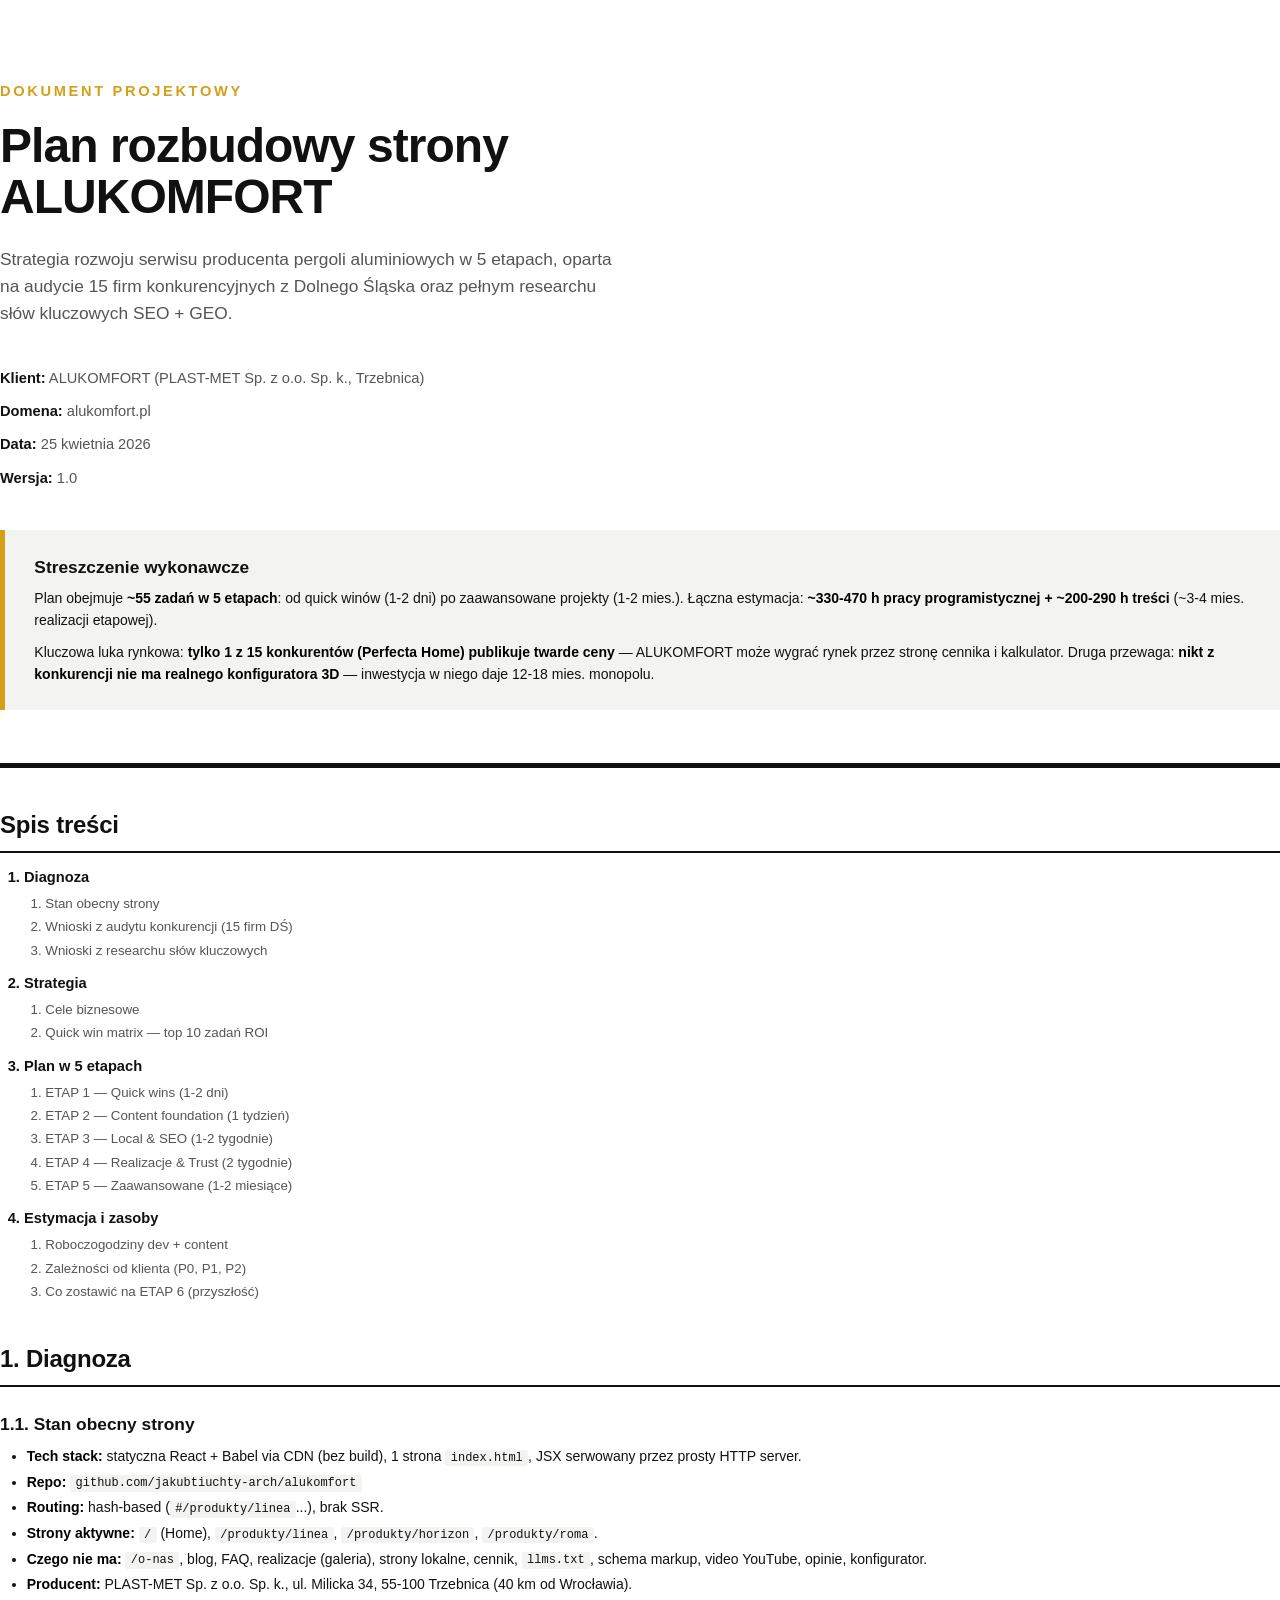
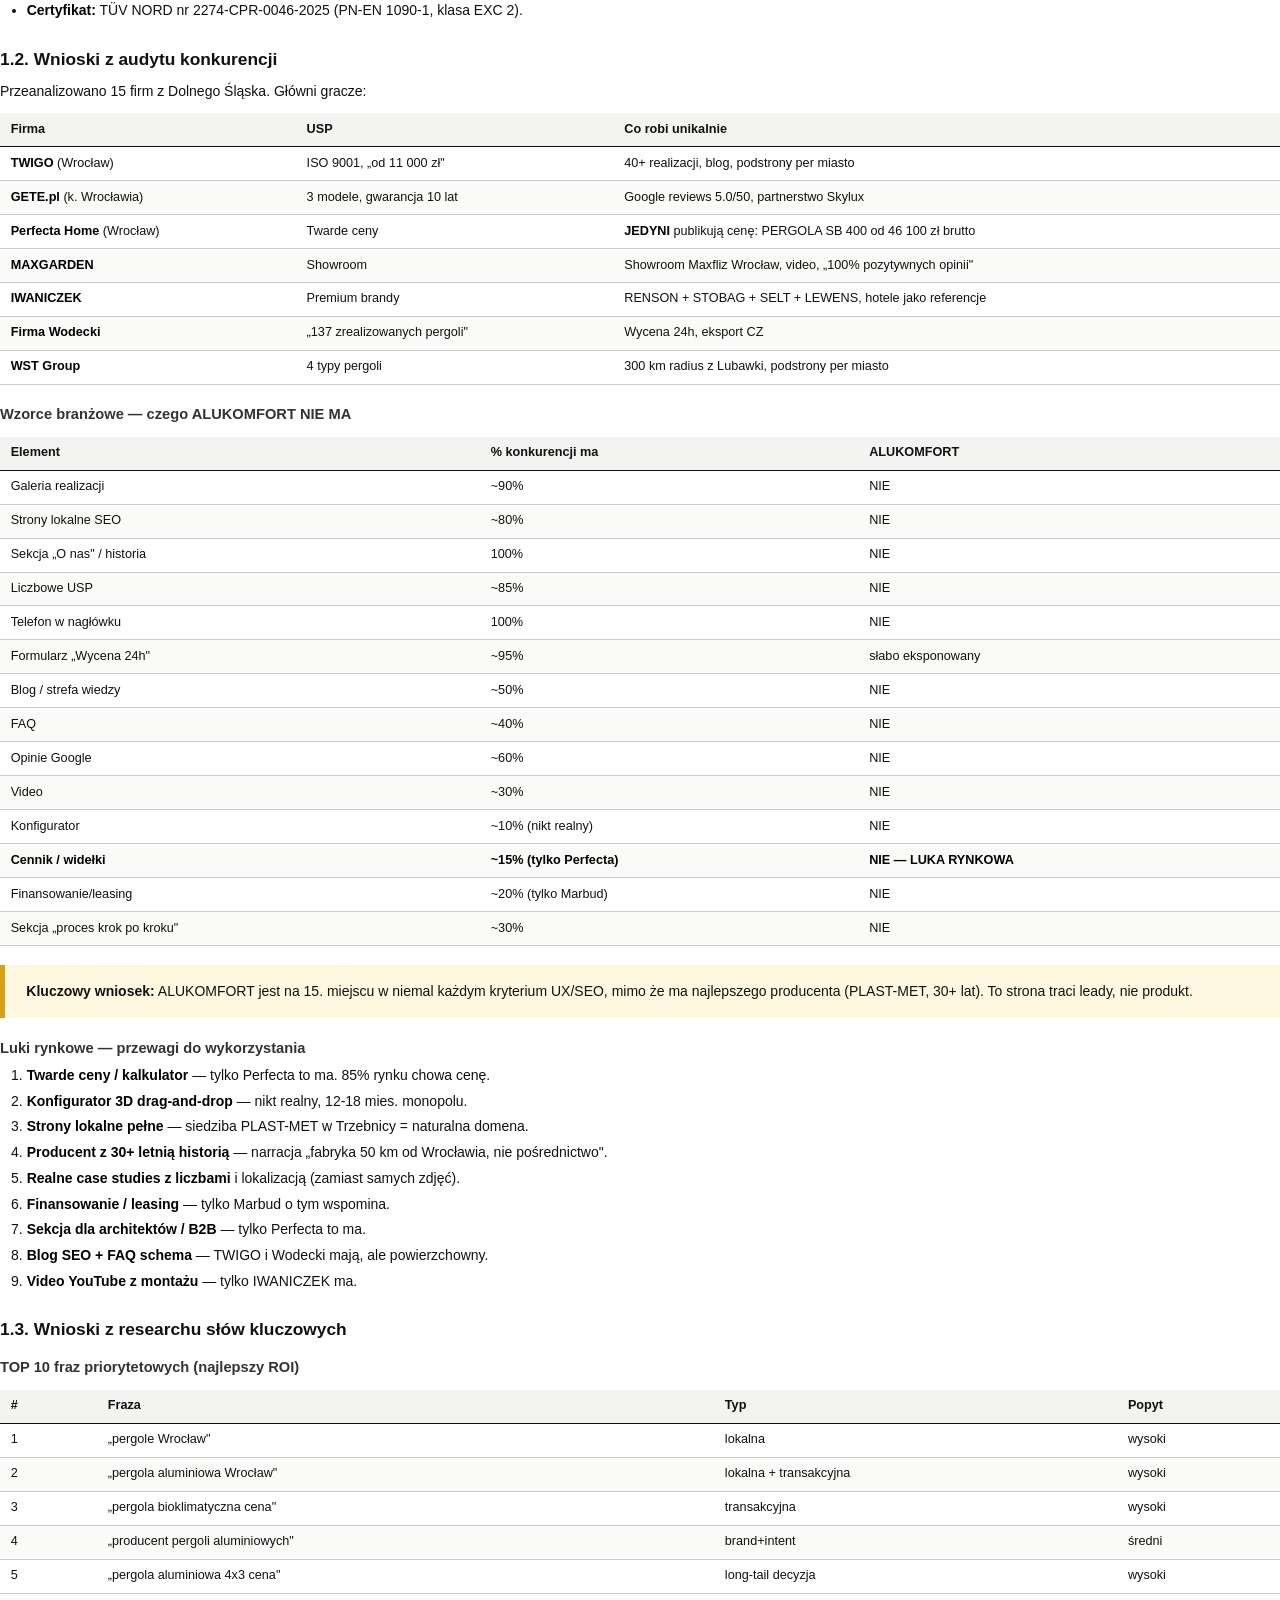
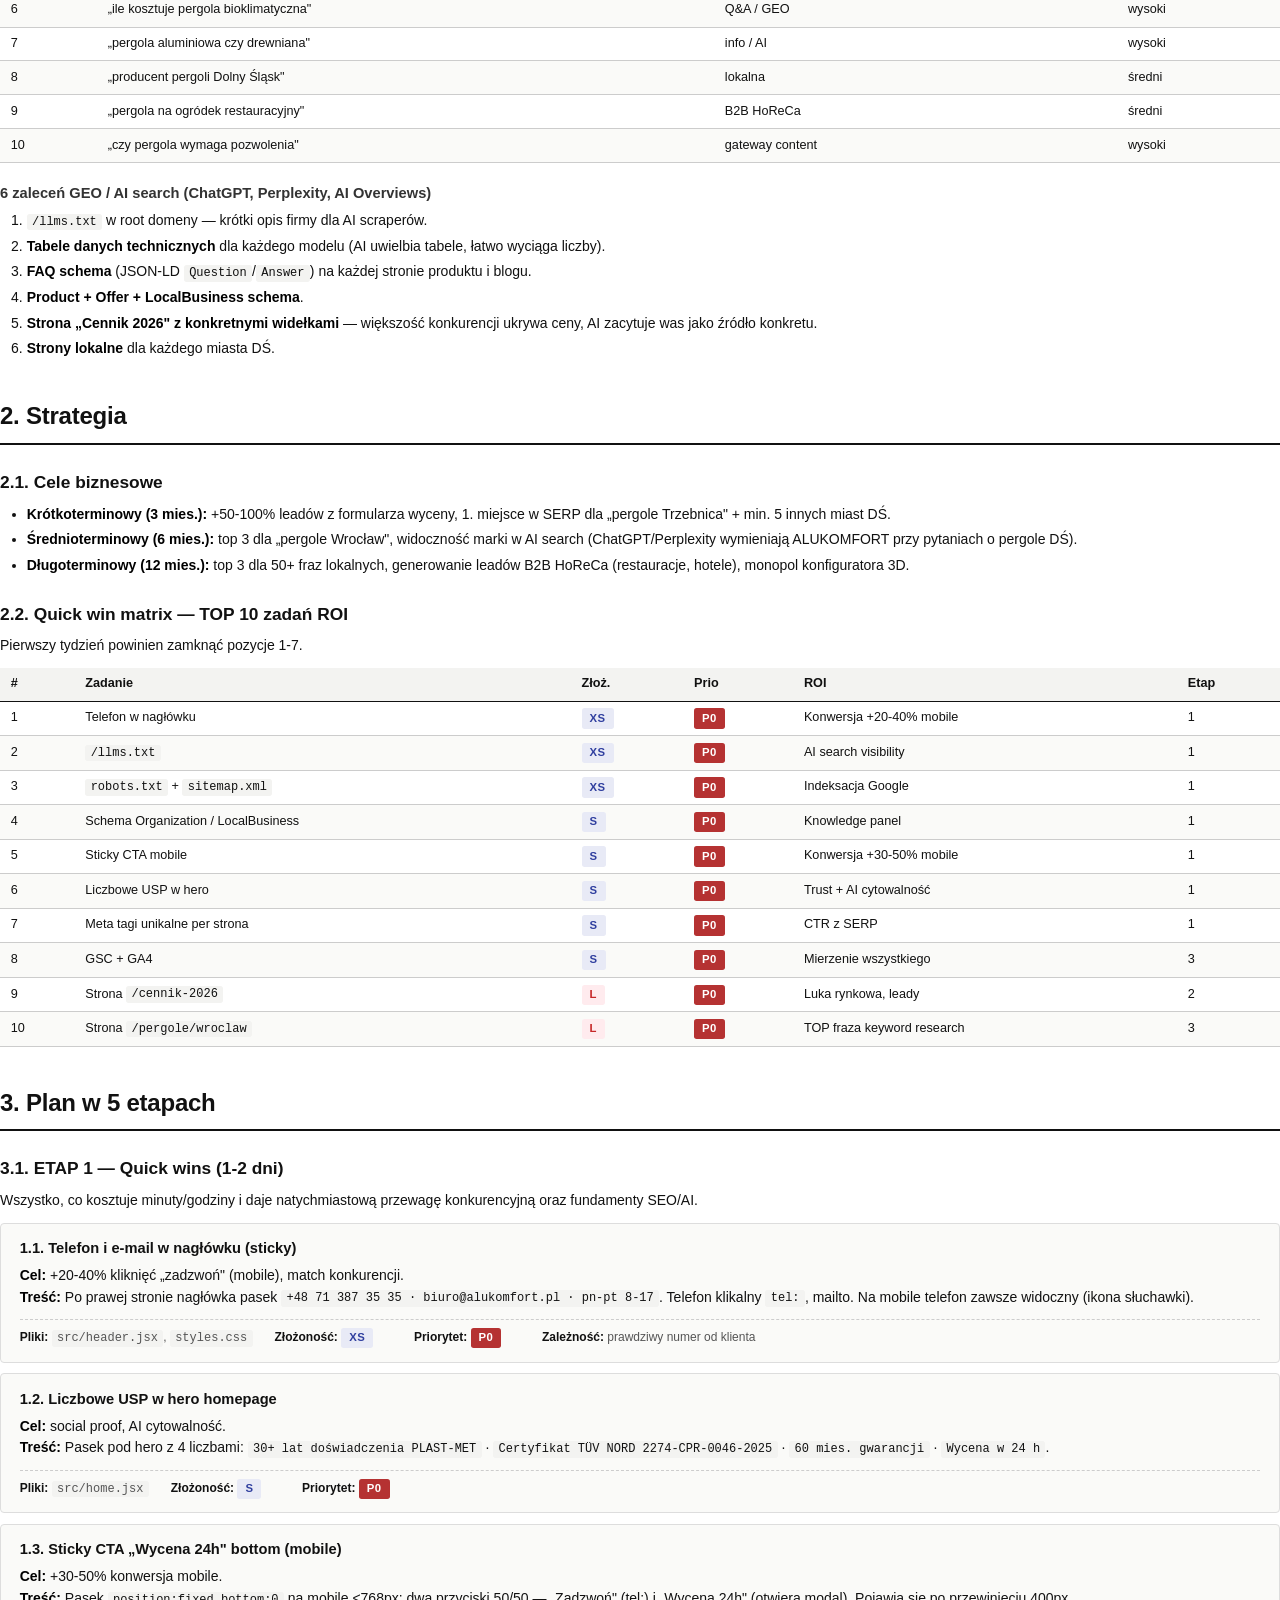
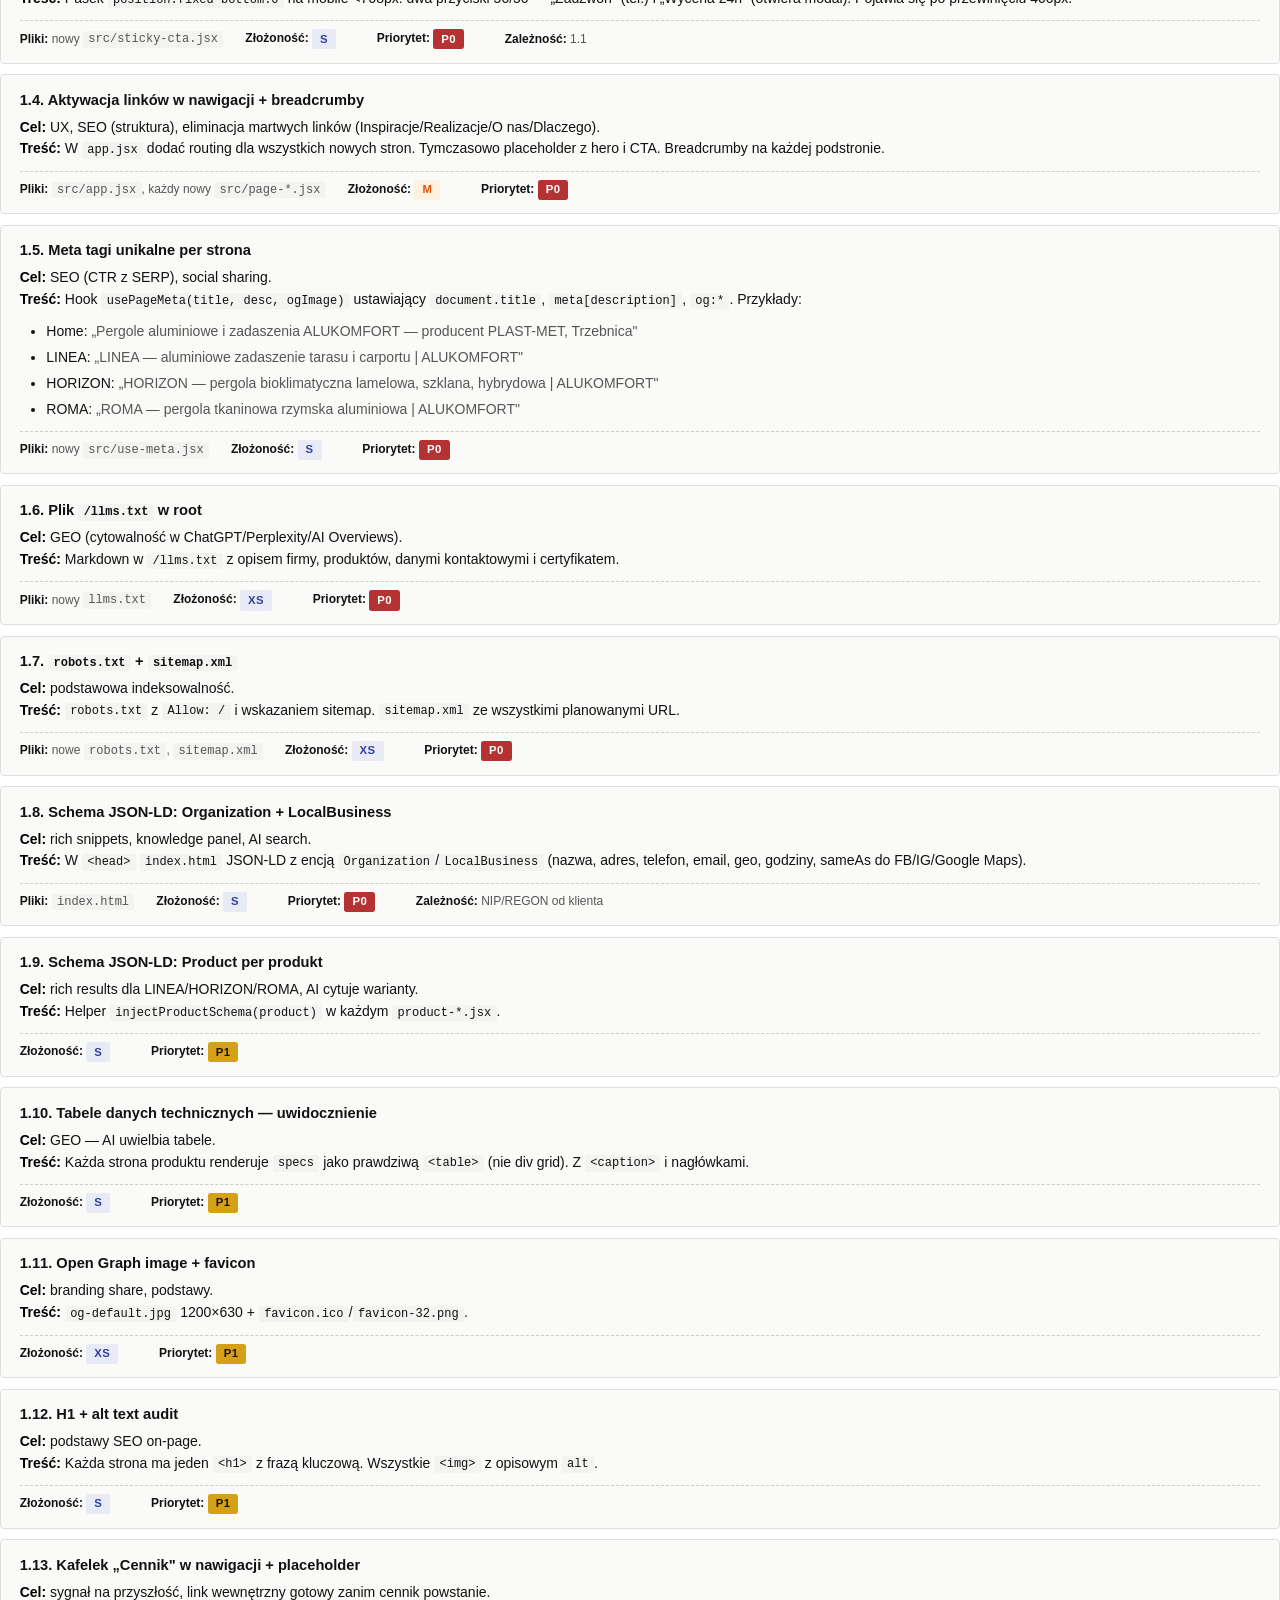
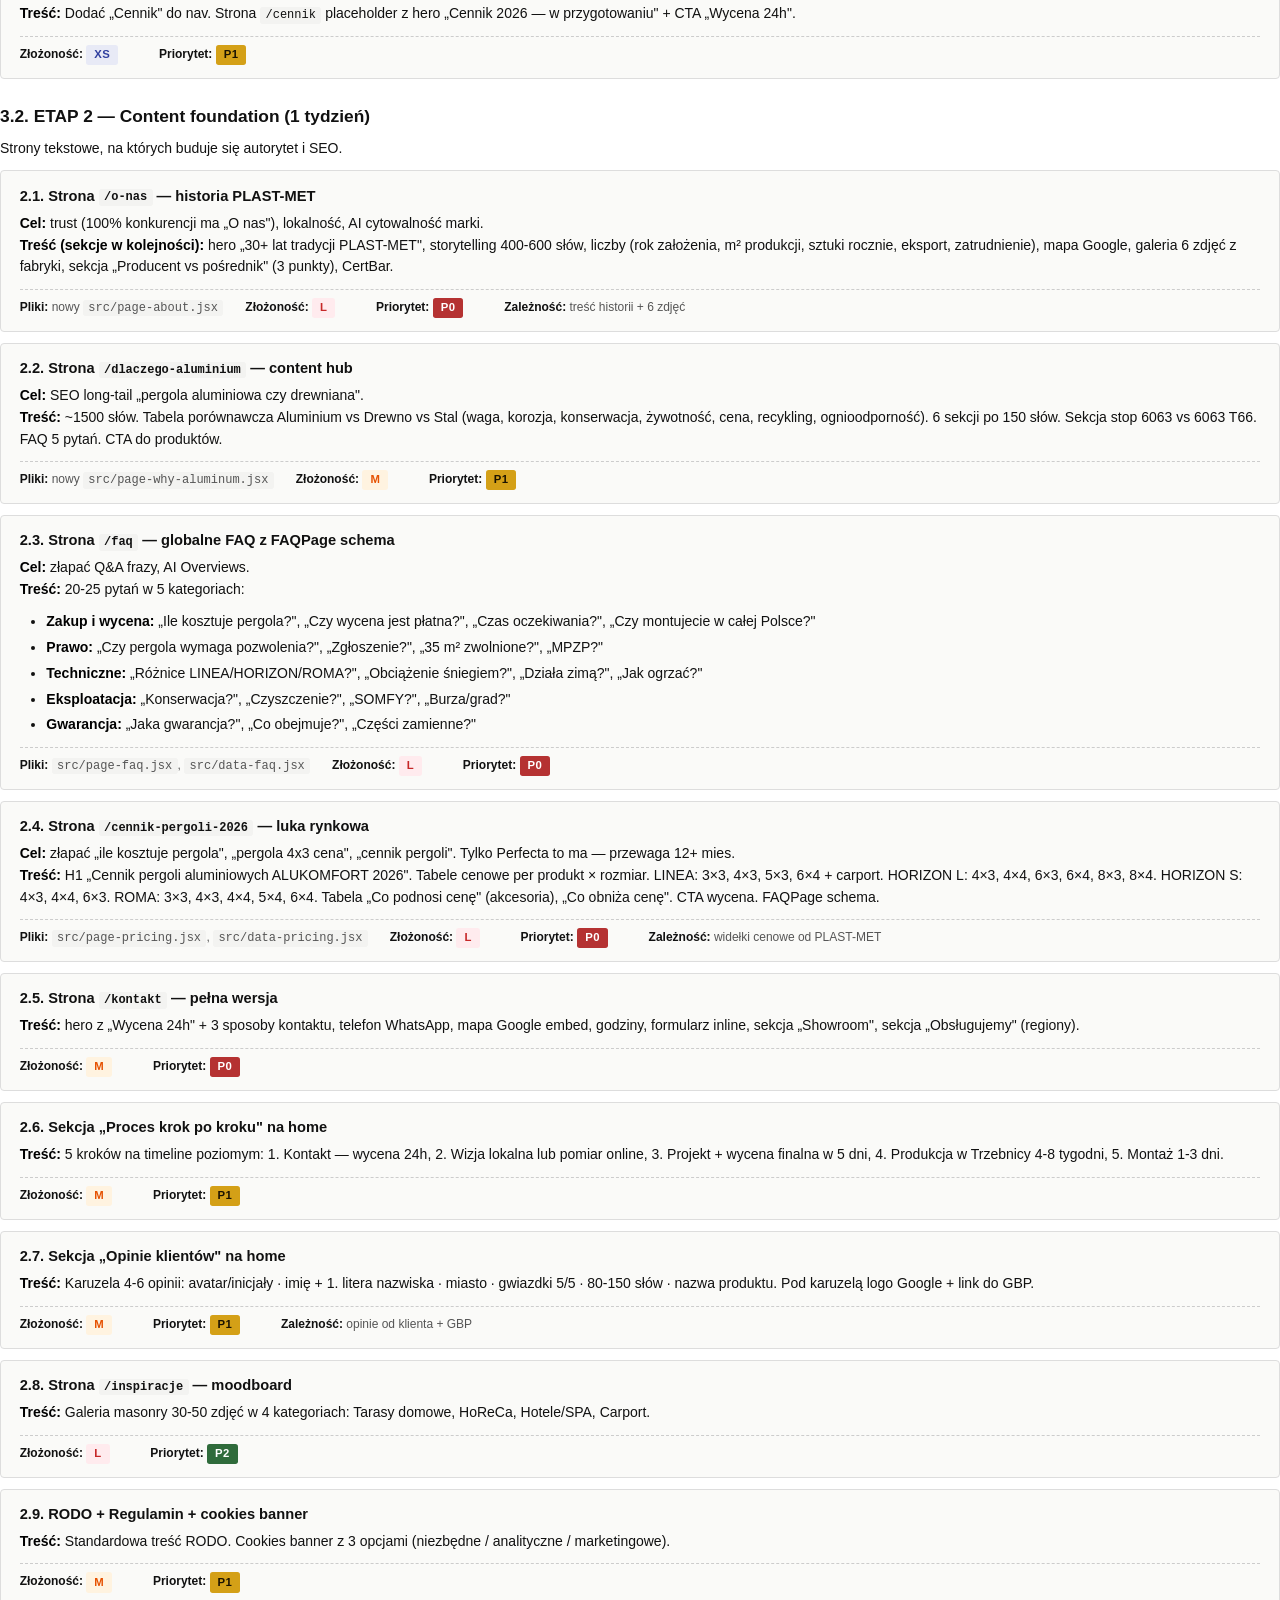
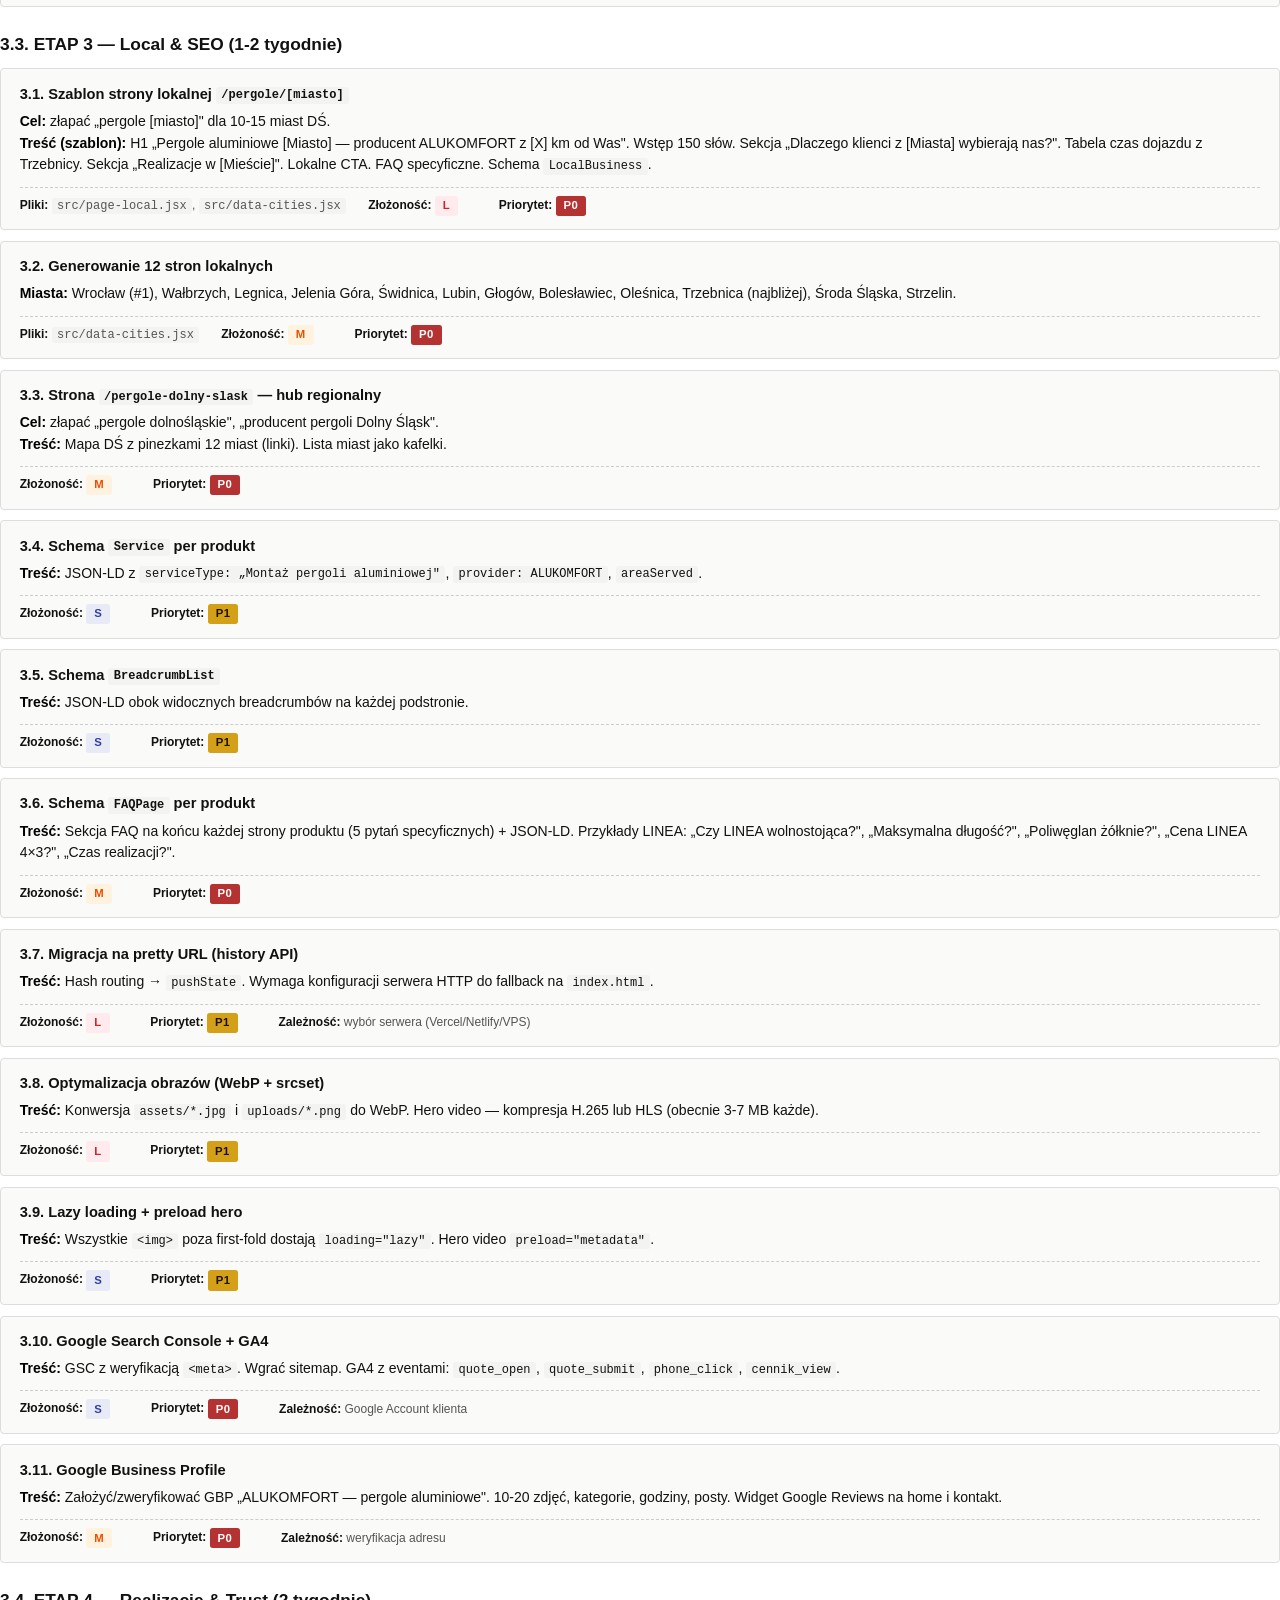
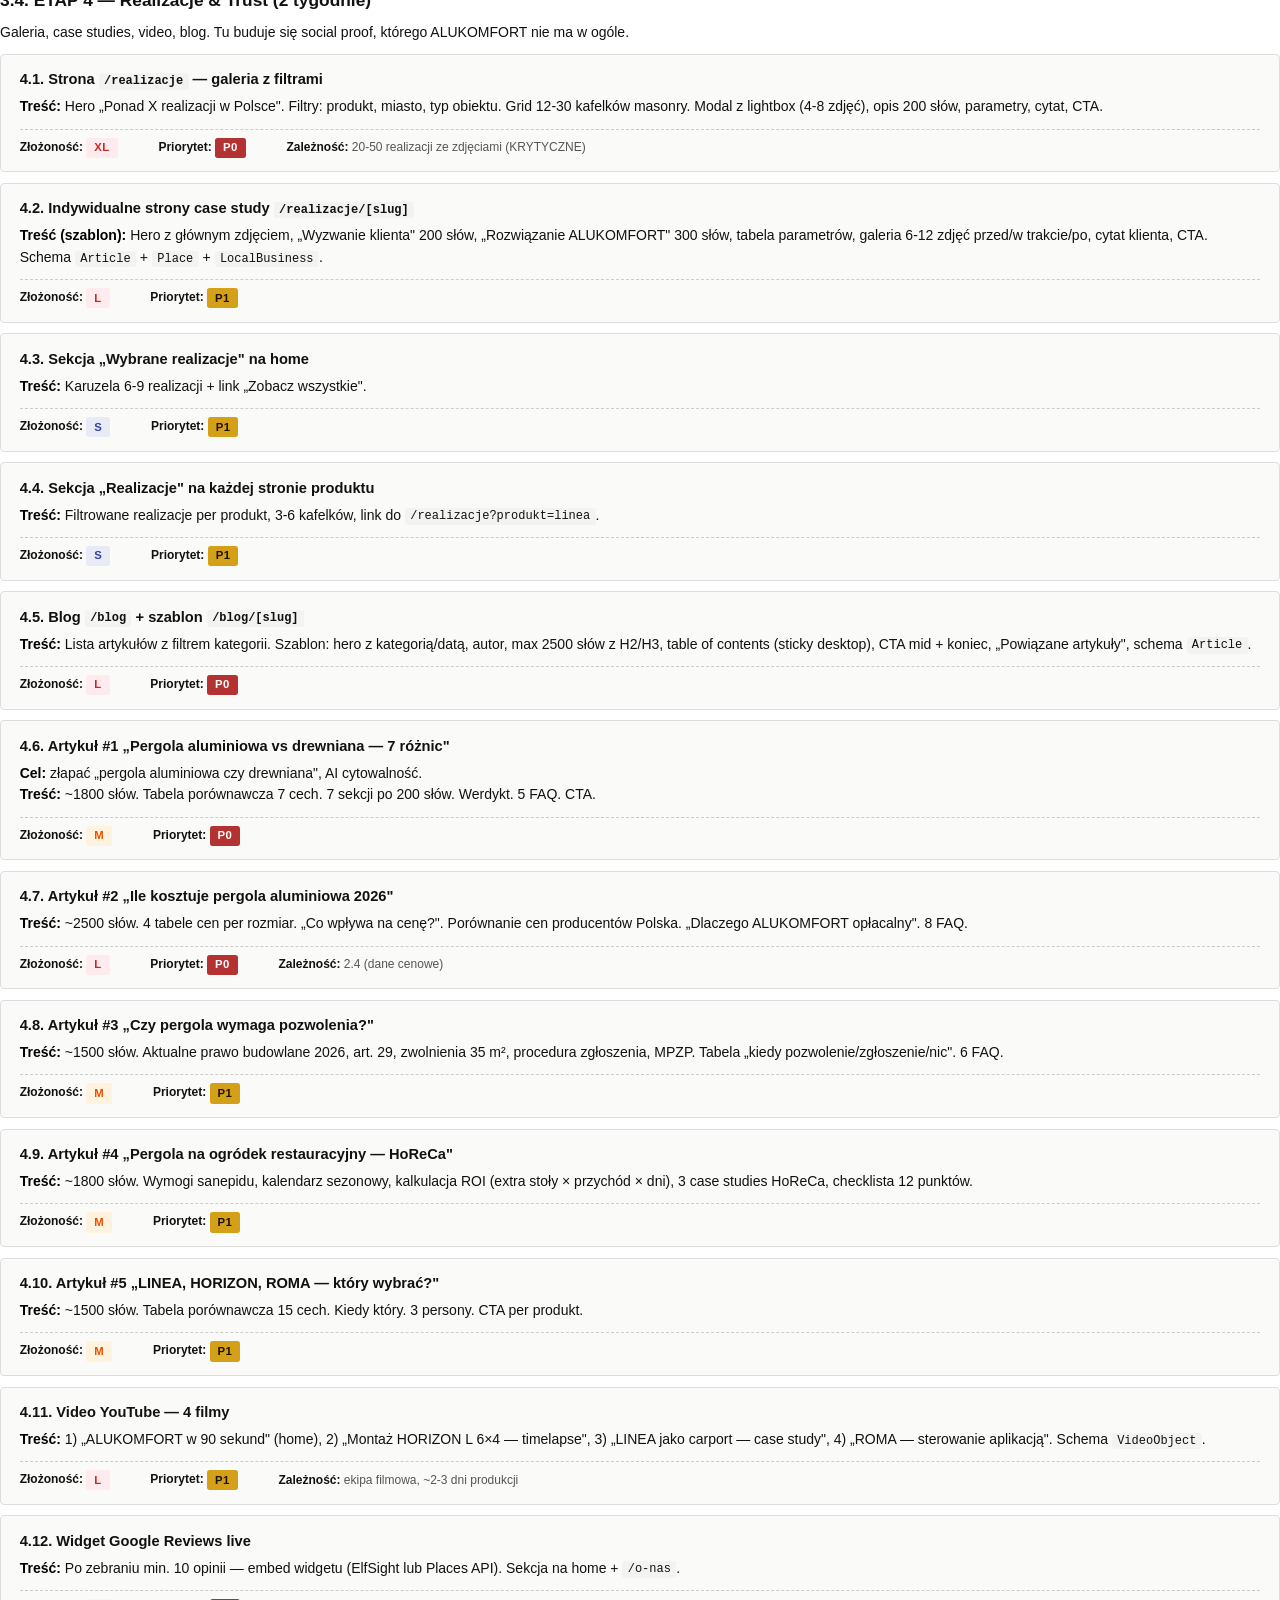
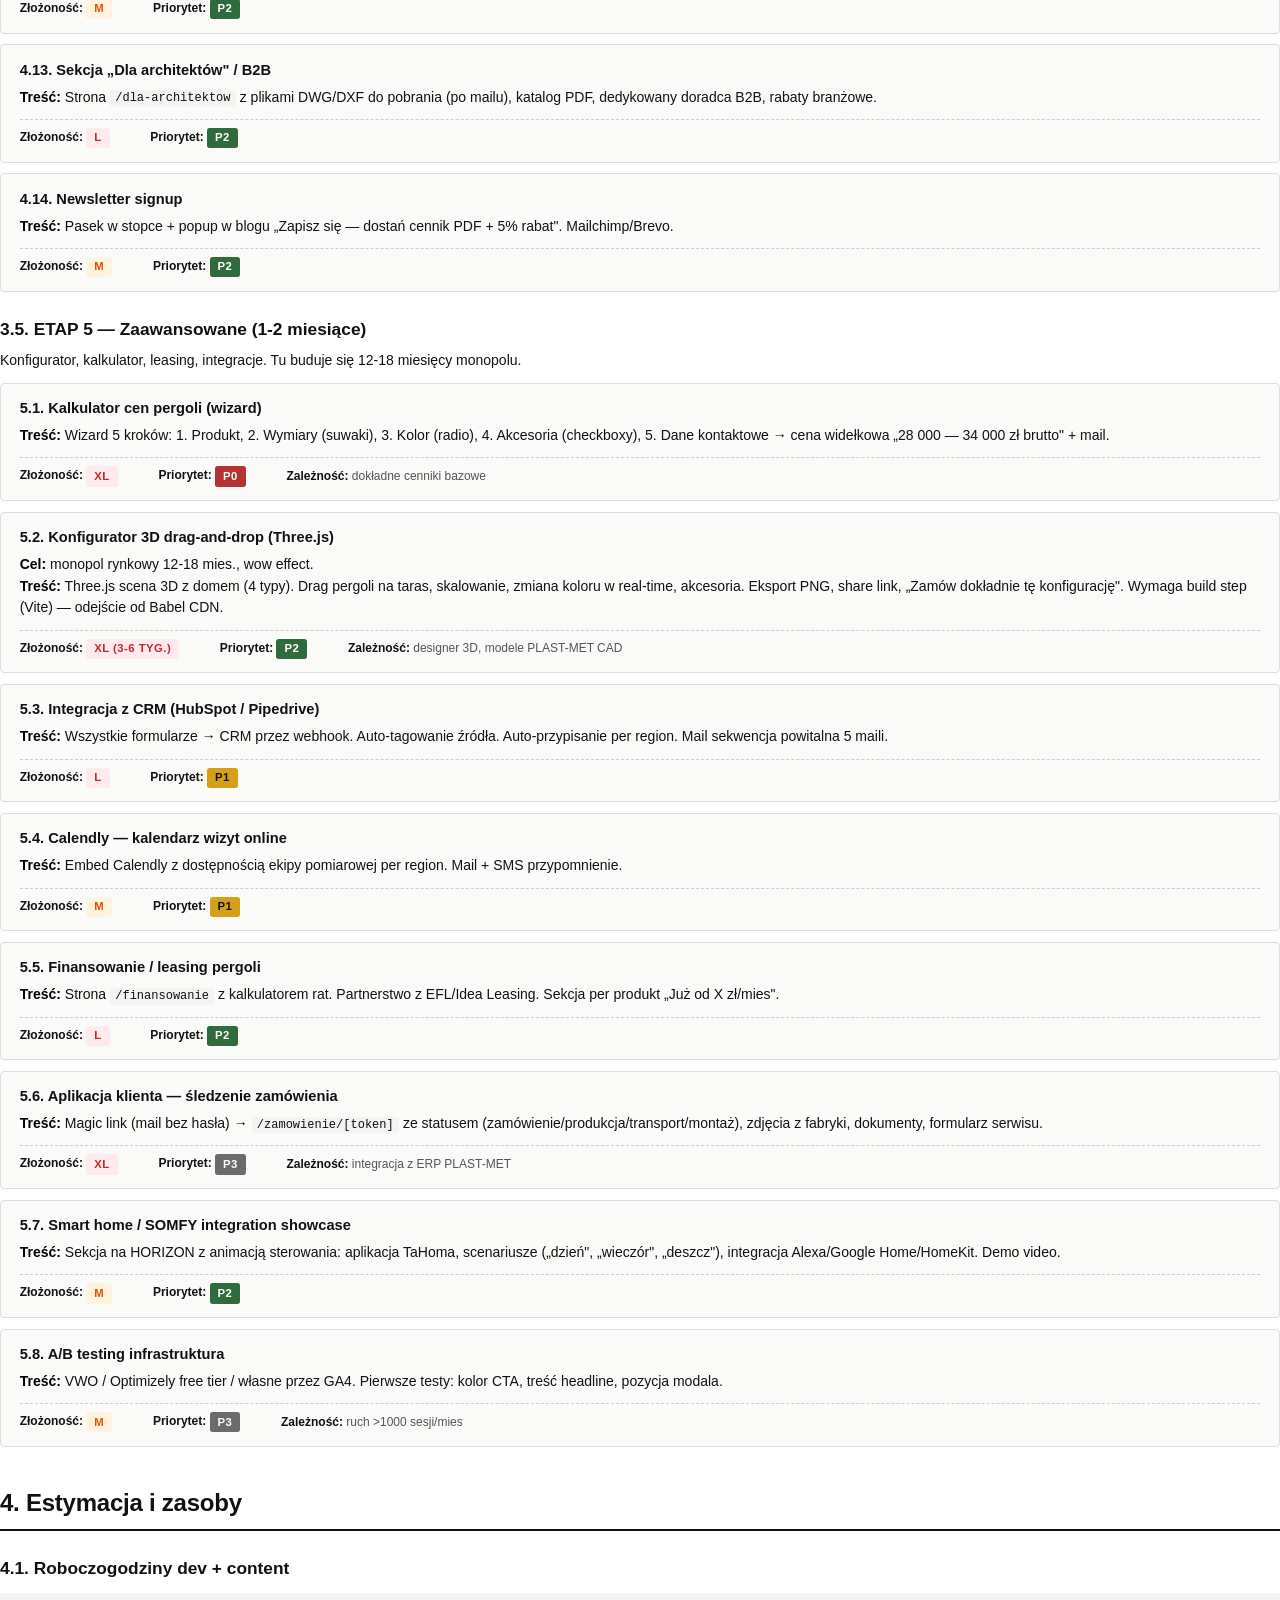
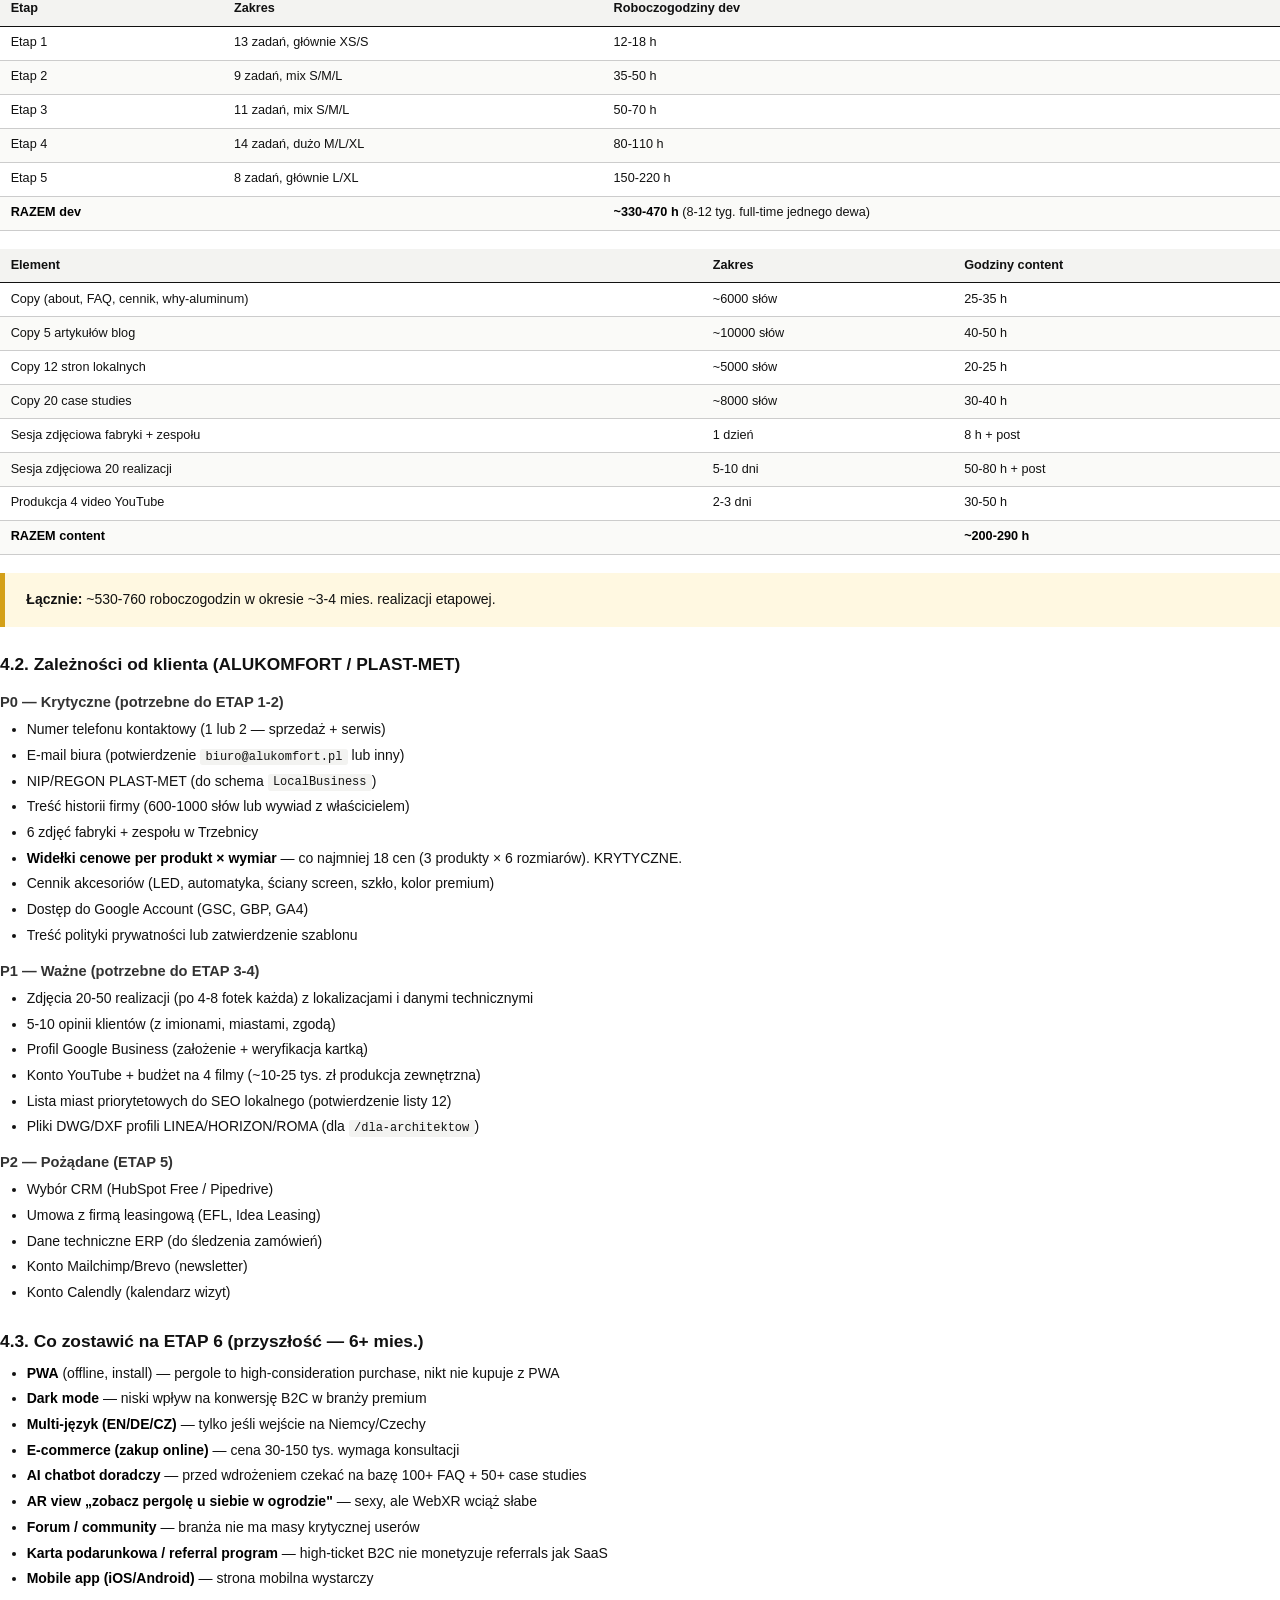
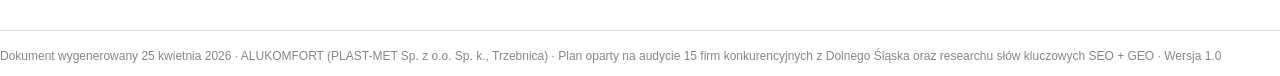
<file: docs/PLAN-rozbudowy-alukomfort.html>
<!doctype html>
<html lang="pl">
<head>
<meta charset="utf-8" />
<title>Plan rozbudowy strony ALUKOMFORT</title>
<style>
  @page { size: A4; margin: 18mm 16mm 20mm 16mm; }
  * { box-sizing: border-box; }
  body {
    font-family: -apple-system, "Helvetica Neue", Arial, sans-serif;
    color: #111;
    line-height: 1.55;
    font-size: 10.5pt;
    margin: 0;
  }
  h1 { font-size: 26pt; font-weight: 800; margin: 0 0 8pt; letter-spacing: -0.02em; }
  h2 { font-size: 18pt; font-weight: 800; margin: 28pt 0 10pt; letter-spacing: -0.01em; padding-bottom: 6pt; border-bottom: 2pt solid #111; page-break-after: avoid; }
  h3 { font-size: 13pt; font-weight: 700; margin: 18pt 0 6pt; color: #111; page-break-after: avoid; }
  h4 { font-size: 11pt; font-weight: 700; margin: 10pt 0 4pt; color: #333; page-break-after: avoid; }
  p { margin: 0 0 8pt; }
  ul, ol { margin: 4pt 0 8pt; padding-left: 20pt; }
  li { margin: 0 0 3pt; }
  strong { color: #000; font-weight: 700; }
  em { color: #555; font-style: normal; }
  table { width: 100%; border-collapse: collapse; margin: 8pt 0 14pt; font-size: 9.5pt; page-break-inside: avoid; }
  th, td { padding: 5pt 8pt; text-align: left; vertical-align: top; border-bottom: 0.5pt solid #ccc; }
  th { background: #f3f3f1; font-weight: 700; border-bottom: 1pt solid #111; }
  tr:nth-child(even) { background: #fafaf8; }
  code { font-family: "SF Mono", Menlo, monospace; font-size: 9pt; background: #f3f3f1; padding: 1pt 4pt; border-radius: 2pt; }
  .cover { padding: 60pt 0 40pt; border-bottom: 4pt solid #111; margin-bottom: 24pt; page-break-after: always; }
  .cover .eyebrow { font-size: 11pt; letter-spacing: 0.18em; text-transform: uppercase; color: #d4a017; font-weight: 700; margin-bottom: 14pt; }
  .cover h1 { font-size: 36pt; line-height: 1.05; margin-bottom: 18pt; }
  .cover .meta { font-size: 11pt; color: #555; margin-top: 30pt; }
  .cover .meta strong { color: #111; }
  .cover .summary { background: #f3f3f1; padding: 18pt 22pt; margin-top: 30pt; border-left: 4pt solid #d4a017; }
  .cover .summary h3 { margin-top: 0; }

  .toc { page-break-after: always; }
  .toc ol { padding-left: 18pt; font-size: 11pt; }
  .toc ol > li { margin-bottom: 6pt; font-weight: 700; }
  .toc ol ol { margin-top: 4pt; padding-left: 16pt; font-size: 10pt; }
  .toc ol ol > li { font-weight: 400; color: #555; margin-bottom: 2pt; }

  .task { background: #fafaf8; border: 0.5pt solid #ddd; padding: 10pt 14pt; margin: 8pt 0; page-break-inside: avoid; border-radius: 3pt; }
  .task .tname { font-weight: 700; font-size: 11pt; margin-bottom: 4pt; }
  .task .tmeta { font-size: 9pt; color: #555; margin-top: 6pt; padding-top: 6pt; border-top: 0.5pt dashed #ccc; }
  .task .tmeta span { display: inline-block; margin-right: 14pt; }
  .task .tmeta strong { color: #111; }

  .badge { display: inline-block; padding: 1pt 6pt; border-radius: 2pt; font-size: 8.5pt; font-weight: 700; letter-spacing: 0.04em; text-transform: uppercase; }
  .badge-p0 { background: #b53232; color: #fff; }
  .badge-p1 { background: #d4a017; color: #1a1200; }
  .badge-p2 { background: #2f6b3b; color: #fff; }
  .badge-p3 { background: #6b6b6b; color: #fff; }
  .badge-xs, .badge-s { background: #e8eaf6; color: #303f9f; }
  .badge-m { background: #fff3e0; color: #e65100; }
  .badge-l, .badge-xl { background: #ffebee; color: #c62828; }

  .callout { background: #fff8e1; border-left: 4pt solid #d4a017; padding: 12pt 16pt; margin: 14pt 0; page-break-inside: avoid; }
  .callout strong { color: #111; }

  .footer-note { font-size: 9pt; color: #888; margin-top: 30pt; padding-top: 12pt; border-top: 0.5pt solid #ddd; }
</style>
</head>
<body>

<!-- COVER -->
<section class="cover">
  <div class="eyebrow">DOKUMENT PROJEKTOWY</div>
  <h1>Plan rozbudowy strony<br/>ALUKOMFORT</h1>
  <p style="font-size: 13pt; color: #555; max-width: 460pt;">
    Strategia rozwoju serwisu producenta pergoli aluminiowych w 5 etapach,
    oparta na audycie 15 firm konkurencyjnych z Dolnego Śląska
    oraz pełnym researchu słów kluczowych SEO + GEO.
  </p>
  <div class="meta">
    <p><strong>Klient:</strong> ALUKOMFORT (PLAST-MET Sp. z o.o. Sp. k., Trzebnica)</p>
    <p><strong>Domena:</strong> alukomfort.pl</p>
    <p><strong>Data:</strong> 25 kwietnia 2026</p>
    <p><strong>Wersja:</strong> 1.0</p>
  </div>
  <div class="summary">
    <h3>Streszczenie wykonawcze</h3>
    <p>Plan obejmuje <strong>~55 zadań w 5 etapach</strong>: od quick winów (1-2 dni) po zaawansowane projekty (1-2 mies.).
    Łączna estymacja: <strong>~330-470 h pracy programistycznej + ~200-290 h treści</strong> (~3-4 mies. realizacji etapowej).</p>
    <p style="margin-bottom: 0;">Kluczowa luka rynkowa: <strong>tylko 1 z 15 konkurentów (Perfecta Home) publikuje twarde ceny</strong> —
    ALUKOMFORT może wygrać rynek przez stronę cennika i kalkulator. Druga przewaga: <strong>nikt z konkurencji nie ma realnego konfiguratora 3D</strong> —
    inwestycja w niego daje 12-18 mies. monopolu.</p>
  </div>
</section>

<!-- TOC -->
<section class="toc">
  <h2>Spis treści</h2>
  <ol>
    <li>Diagnoza
      <ol>
        <li>Stan obecny strony</li>
        <li>Wnioski z audytu konkurencji (15 firm DŚ)</li>
        <li>Wnioski z researchu słów kluczowych</li>
      </ol>
    </li>
    <li>Strategia
      <ol>
        <li>Cele biznesowe</li>
        <li>Quick win matrix — top 10 zadań ROI</li>
      </ol>
    </li>
    <li>Plan w 5 etapach
      <ol>
        <li>ETAP 1 — Quick wins (1-2 dni)</li>
        <li>ETAP 2 — Content foundation (1 tydzień)</li>
        <li>ETAP 3 — Local & SEO (1-2 tygodnie)</li>
        <li>ETAP 4 — Realizacje & Trust (2 tygodnie)</li>
        <li>ETAP 5 — Zaawansowane (1-2 miesiące)</li>
      </ol>
    </li>
    <li>Estymacja i zasoby
      <ol>
        <li>Roboczogodziny dev + content</li>
        <li>Zależności od klienta (P0, P1, P2)</li>
        <li>Co zostawić na ETAP 6 (przyszłość)</li>
      </ol>
    </li>
  </ol>
</section>

<!-- 1. DIAGNOZA -->
<h2>1. Diagnoza</h2>

<h3>1.1. Stan obecny strony</h3>
<ul>
  <li><strong>Tech stack:</strong> statyczna React + Babel via CDN (bez build), 1 strona <code>index.html</code>, JSX serwowany przez prosty HTTP server.</li>
  <li><strong>Repo:</strong> <code>github.com/jakubtiuchty-arch/alukomfort</code></li>
  <li><strong>Routing:</strong> hash-based (<code>#/produkty/linea</code>...), brak SSR.</li>
  <li><strong>Strony aktywne:</strong> <code>/</code> (Home), <code>/produkty/linea</code>, <code>/produkty/horizon</code>, <code>/produkty/roma</code>.</li>
  <li><strong>Czego nie ma:</strong> <code>/o-nas</code>, blog, FAQ, realizacje (galeria), strony lokalne, cennik, <code>llms.txt</code>, schema markup, video YouTube, opinie, konfigurator.</li>
  <li><strong>Producent:</strong> PLAST-MET Sp. z o.o. Sp. k., ul. Milicka 34, 55-100 Trzebnica (40 km od Wrocławia).</li>
  <li><strong>Certyfikat:</strong> TÜV NORD nr 2274-CPR-0046-2025 (PN-EN 1090-1, klasa EXC 2).</li>
</ul>

<h3>1.2. Wnioski z audytu konkurencji</h3>
<p>Przeanalizowano 15 firm z Dolnego Śląska. Główni gracze:</p>
<table>
  <thead><tr><th>Firma</th><th>USP</th><th>Co robi unikalnie</th></tr></thead>
  <tbody>
    <tr><td><strong>TWIGO</strong> (Wrocław)</td><td>ISO 9001, „od 11 000 zł"</td><td>40+ realizacji, blog, podstrony per miasto</td></tr>
    <tr><td><strong>GETE.pl</strong> (k. Wrocławia)</td><td>3 modele, gwarancja 10 lat</td><td>Google reviews 5.0/50, partnerstwo Skylux</td></tr>
    <tr><td><strong>Perfecta Home</strong> (Wrocław)</td><td>Twarde ceny</td><td><strong>JEDYNI</strong> publikują cenę: PERGOLA SB 400 od 46 100 zł brutto</td></tr>
    <tr><td><strong>MAXGARDEN</strong></td><td>Showroom</td><td>Showroom Maxfliz Wrocław, video, „100% pozytywnych opinii"</td></tr>
    <tr><td><strong>IWANICZEK</strong></td><td>Premium brandy</td><td>RENSON + STOBAG + SELT + LEWENS, hotele jako referencje</td></tr>
    <tr><td><strong>Firma Wodecki</strong></td><td>„137 zrealizowanych pergoli"</td><td>Wycena 24h, eksport CZ</td></tr>
    <tr><td><strong>WST Group</strong></td><td>4 typy pergoli</td><td>300 km radius z Lubawki, podstrony per miasto</td></tr>
  </tbody>
</table>

<h4>Wzorce branżowe — czego ALUKOMFORT NIE MA</h4>
<table>
  <thead><tr><th>Element</th><th>% konkurencji ma</th><th>ALUKOMFORT</th></tr></thead>
  <tbody>
    <tr><td>Galeria realizacji</td><td>~90%</td><td>NIE</td></tr>
    <tr><td>Strony lokalne SEO</td><td>~80%</td><td>NIE</td></tr>
    <tr><td>Sekcja „O nas" / historia</td><td>100%</td><td>NIE</td></tr>
    <tr><td>Liczbowe USP</td><td>~85%</td><td>NIE</td></tr>
    <tr><td>Telefon w nagłówku</td><td>100%</td><td>NIE</td></tr>
    <tr><td>Formularz „Wycena 24h"</td><td>~95%</td><td>słabo eksponowany</td></tr>
    <tr><td>Blog / strefa wiedzy</td><td>~50%</td><td>NIE</td></tr>
    <tr><td>FAQ</td><td>~40%</td><td>NIE</td></tr>
    <tr><td>Opinie Google</td><td>~60%</td><td>NIE</td></tr>
    <tr><td>Video</td><td>~30%</td><td>NIE</td></tr>
    <tr><td>Konfigurator</td><td>~10% (nikt realny)</td><td>NIE</td></tr>
    <tr><td><strong>Cennik / widełki</strong></td><td><strong>~15% (tylko Perfecta)</strong></td><td><strong>NIE — LUKA RYNKOWA</strong></td></tr>
    <tr><td>Finansowanie/leasing</td><td>~20% (tylko Marbud)</td><td>NIE</td></tr>
    <tr><td>Sekcja „proces krok po kroku"</td><td>~30%</td><td>NIE</td></tr>
  </tbody>
</table>

<div class="callout">
  <strong>Kluczowy wniosek:</strong> ALUKOMFORT jest na 15. miejscu w niemal każdym kryterium UX/SEO,
  mimo że ma najlepszego producenta (PLAST-MET, 30+ lat). To strona traci leady, nie produkt.
</div>

<h4>Luki rynkowe — przewagi do wykorzystania</h4>
<ol>
  <li><strong>Twarde ceny / kalkulator</strong> — tylko Perfecta to ma. 85% rynku chowa cenę.</li>
  <li><strong>Konfigurator 3D drag-and-drop</strong> — nikt realny, 12-18 mies. monopolu.</li>
  <li><strong>Strony lokalne pełne</strong> — siedziba PLAST-MET w Trzebnicy = naturalna domena.</li>
  <li><strong>Producent z 30+ letnią historią</strong> — narracja „fabryka 50 km od Wrocławia, nie pośrednictwo".</li>
  <li><strong>Realne case studies z liczbami</strong> i lokalizacją (zamiast samych zdjęć).</li>
  <li><strong>Finansowanie / leasing</strong> — tylko Marbud o tym wspomina.</li>
  <li><strong>Sekcja dla architektów / B2B</strong> — tylko Perfecta to ma.</li>
  <li><strong>Blog SEO + FAQ schema</strong> — TWIGO i Wodecki mają, ale powierzchowny.</li>
  <li><strong>Video YouTube z montażu</strong> — tylko IWANICZEK ma.</li>
</ol>

<h3>1.3. Wnioski z researchu słów kluczowych</h3>

<h4>TOP 10 fraz priorytetowych (najlepszy ROI)</h4>
<table>
  <thead><tr><th>#</th><th>Fraza</th><th>Typ</th><th>Popyt</th></tr></thead>
  <tbody>
    <tr><td>1</td><td>„pergole Wrocław"</td><td>lokalna</td><td>wysoki</td></tr>
    <tr><td>2</td><td>„pergola aluminiowa Wrocław"</td><td>lokalna + transakcyjna</td><td>wysoki</td></tr>
    <tr><td>3</td><td>„pergola bioklimatyczna cena"</td><td>transakcyjna</td><td>wysoki</td></tr>
    <tr><td>4</td><td>„producent pergoli aluminiowych"</td><td>brand+intent</td><td>średni</td></tr>
    <tr><td>5</td><td>„pergola aluminiowa 4x3 cena"</td><td>long-tail decyzja</td><td>wysoki</td></tr>
    <tr><td>6</td><td>„ile kosztuje pergola bioklimatyczna"</td><td>Q&amp;A / GEO</td><td>wysoki</td></tr>
    <tr><td>7</td><td>„pergola aluminiowa czy drewniana"</td><td>info / AI</td><td>wysoki</td></tr>
    <tr><td>8</td><td>„producent pergoli Dolny Śląsk"</td><td>lokalna</td><td>średni</td></tr>
    <tr><td>9</td><td>„pergola na ogródek restauracyjny"</td><td>B2B HoReCa</td><td>średni</td></tr>
    <tr><td>10</td><td>„czy pergola wymaga pozwolenia"</td><td>gateway content</td><td>wysoki</td></tr>
  </tbody>
</table>

<h4>6 zaleceń GEO / AI search (ChatGPT, Perplexity, AI Overviews)</h4>
<ol>
  <li><code>/llms.txt</code> w root domeny — krótki opis firmy dla AI scraperów.</li>
  <li><strong>Tabele danych technicznych</strong> dla każdego modelu (AI uwielbia tabele, łatwo wyciąga liczby).</li>
  <li><strong>FAQ schema</strong> (JSON-LD <code>Question</code>/<code>Answer</code>) na każdej stronie produktu i blogu.</li>
  <li><strong>Product + Offer + LocalBusiness schema</strong>.</li>
  <li><strong>Strona „Cennik 2026" z konkretnymi widełkami</strong> — większość konkurencji ukrywa ceny, AI zacytuje was jako źródło konkretu.</li>
  <li><strong>Strony lokalne</strong> dla każdego miasta DŚ.</li>
</ol>

<!-- 2. STRATEGIA -->
<h2>2. Strategia</h2>

<h3>2.1. Cele biznesowe</h3>
<ul>
  <li><strong>Krótkoterminowy (3 mies.):</strong> +50-100% leadów z formularza wyceny, 1. miejsce w SERP dla „pergole Trzebnica" + min. 5 innych miast DŚ.</li>
  <li><strong>Średnioterminowy (6 mies.):</strong> top 3 dla „pergole Wrocław", widoczność marki w AI search (ChatGPT/Perplexity wymieniają ALUKOMFORT przy pytaniach o pergole DŚ).</li>
  <li><strong>Długoterminowy (12 mies.):</strong> top 3 dla 50+ fraz lokalnych, generowanie leadów B2B HoReCa (restauracje, hotele), monopol konfiguratora 3D.</li>
</ul>

<h3>2.2. Quick win matrix — TOP 10 zadań ROI</h3>
<p>Pierwszy tydzień powinien zamknąć pozycje 1-7.</p>
<table>
  <thead><tr><th>#</th><th>Zadanie</th><th>Złoż.</th><th>Prio</th><th>ROI</th><th>Etap</th></tr></thead>
  <tbody>
    <tr><td>1</td><td>Telefon w nagłówku</td><td><span class="badge badge-xs">XS</span></td><td><span class="badge badge-p0">P0</span></td><td>Konwersja +20-40% mobile</td><td>1</td></tr>
    <tr><td>2</td><td><code>/llms.txt</code></td><td><span class="badge badge-xs">XS</span></td><td><span class="badge badge-p0">P0</span></td><td>AI search visibility</td><td>1</td></tr>
    <tr><td>3</td><td><code>robots.txt</code> + <code>sitemap.xml</code></td><td><span class="badge badge-xs">XS</span></td><td><span class="badge badge-p0">P0</span></td><td>Indeksacja Google</td><td>1</td></tr>
    <tr><td>4</td><td>Schema Organization / LocalBusiness</td><td><span class="badge badge-s">S</span></td><td><span class="badge badge-p0">P0</span></td><td>Knowledge panel</td><td>1</td></tr>
    <tr><td>5</td><td>Sticky CTA mobile</td><td><span class="badge badge-s">S</span></td><td><span class="badge badge-p0">P0</span></td><td>Konwersja +30-50% mobile</td><td>1</td></tr>
    <tr><td>6</td><td>Liczbowe USP w hero</td><td><span class="badge badge-s">S</span></td><td><span class="badge badge-p0">P0</span></td><td>Trust + AI cytowalność</td><td>1</td></tr>
    <tr><td>7</td><td>Meta tagi unikalne per strona</td><td><span class="badge badge-s">S</span></td><td><span class="badge badge-p0">P0</span></td><td>CTR z SERP</td><td>1</td></tr>
    <tr><td>8</td><td>GSC + GA4</td><td><span class="badge badge-s">S</span></td><td><span class="badge badge-p0">P0</span></td><td>Mierzenie wszystkiego</td><td>3</td></tr>
    <tr><td>9</td><td>Strona <code>/cennik-2026</code></td><td><span class="badge badge-l">L</span></td><td><span class="badge badge-p0">P0</span></td><td>Luka rynkowa, leady</td><td>2</td></tr>
    <tr><td>10</td><td>Strona <code>/pergole/wroclaw</code></td><td><span class="badge badge-l">L</span></td><td><span class="badge badge-p0">P0</span></td><td>TOP fraza keyword research</td><td>3</td></tr>
  </tbody>
</table>

<!-- 3. PLAN W 5 ETAPACH -->
<h2>3. Plan w 5 etapach</h2>

<!-- ETAP 1 -->
<h3>3.1. ETAP 1 — Quick wins (1-2 dni)</h3>
<p>Wszystko, co kosztuje minuty/godziny i daje natychmiastową przewagę konkurencyjną oraz fundamenty SEO/AI.</p>

<div class="task">
  <div class="tname">1.1. Telefon i e-mail w nagłówku (sticky)</div>
  <p><strong>Cel:</strong> +20-40% kliknięć „zadzwoń" (mobile), match konkurencji.<br/>
  <strong>Treść:</strong> Po prawej stronie nagłówka pasek <code>+48 71 387 35 35 · biuro@alukomfort.pl · pn-pt 8-17</code>. Telefon klikalny <code>tel:</code>, mailto. Na mobile telefon zawsze widoczny (ikona słuchawki).</p>
  <div class="tmeta"><span><strong>Pliki:</strong> <code>src/header.jsx</code>, <code>styles.css</code></span> <span><strong>Złożoność:</strong> <span class="badge badge-xs">XS</span></span> <span><strong>Priorytet:</strong> <span class="badge badge-p0">P0</span></span> <span><strong>Zależność:</strong> prawdziwy numer od klienta</span></div>
</div>

<div class="task">
  <div class="tname">1.2. Liczbowe USP w hero homepage</div>
  <p><strong>Cel:</strong> social proof, AI cytowalność.<br/>
  <strong>Treść:</strong> Pasek pod hero z 4 liczbami: <code>30+ lat doświadczenia PLAST-MET</code> · <code>Certyfikat TÜV NORD 2274-CPR-0046-2025</code> · <code>60 mies. gwarancji</code> · <code>Wycena w 24 h</code>.</p>
  <div class="tmeta"><span><strong>Pliki:</strong> <code>src/home.jsx</code></span> <span><strong>Złożoność:</strong> <span class="badge badge-s">S</span></span> <span><strong>Priorytet:</strong> <span class="badge badge-p0">P0</span></span></div>
</div>

<div class="task">
  <div class="tname">1.3. Sticky CTA „Wycena 24h" bottom (mobile)</div>
  <p><strong>Cel:</strong> +30-50% konwersja mobile.<br/>
  <strong>Treść:</strong> Pasek <code>position:fixed bottom:0</code> na mobile &lt;768px: dwa przyciski 50/50 — „Zadzwoń" (tel:) i „Wycena 24h" (otwiera modal). Pojawia się po przewinięciu 400px.</p>
  <div class="tmeta"><span><strong>Pliki:</strong> nowy <code>src/sticky-cta.jsx</code></span> <span><strong>Złożoność:</strong> <span class="badge badge-s">S</span></span> <span><strong>Priorytet:</strong> <span class="badge badge-p0">P0</span></span> <span><strong>Zależność:</strong> 1.1</span></div>
</div>

<div class="task">
  <div class="tname">1.4. Aktywacja linków w nawigacji + breadcrumby</div>
  <p><strong>Cel:</strong> UX, SEO (struktura), eliminacja martwych linków (Inspiracje/Realizacje/O nas/Dlaczego).<br/>
  <strong>Treść:</strong> W <code>app.jsx</code> dodać routing dla wszystkich nowych stron. Tymczasowo placeholder z hero i CTA. Breadcrumby na każdej podstronie.</p>
  <div class="tmeta"><span><strong>Pliki:</strong> <code>src/app.jsx</code>, każdy nowy <code>src/page-*.jsx</code></span> <span><strong>Złożoność:</strong> <span class="badge badge-m">M</span></span> <span><strong>Priorytet:</strong> <span class="badge badge-p0">P0</span></span></div>
</div>

<div class="task">
  <div class="tname">1.5. Meta tagi unikalne per strona</div>
  <p><strong>Cel:</strong> SEO (CTR z SERP), social sharing.<br/>
  <strong>Treść:</strong> Hook <code>usePageMeta(title, desc, ogImage)</code> ustawiający <code>document.title</code>, <code>meta[description]</code>, <code>og:*</code>. Przykłady:</p>
  <ul>
    <li>Home: <em>„Pergole aluminiowe i zadaszenia ALUKOMFORT — producent PLAST-MET, Trzebnica"</em></li>
    <li>LINEA: <em>„LINEA — aluminiowe zadaszenie tarasu i carportu | ALUKOMFORT"</em></li>
    <li>HORIZON: <em>„HORIZON — pergola bioklimatyczna lamelowa, szklana, hybrydowa | ALUKOMFORT"</em></li>
    <li>ROMA: <em>„ROMA — pergola tkaninowa rzymska aluminiowa | ALUKOMFORT"</em></li>
  </ul>
  <div class="tmeta"><span><strong>Pliki:</strong> nowy <code>src/use-meta.jsx</code></span> <span><strong>Złożoność:</strong> <span class="badge badge-s">S</span></span> <span><strong>Priorytet:</strong> <span class="badge badge-p0">P0</span></span></div>
</div>

<div class="task">
  <div class="tname">1.6. Plik <code>/llms.txt</code> w root</div>
  <p><strong>Cel:</strong> GEO (cytowalność w ChatGPT/Perplexity/AI Overviews).<br/>
  <strong>Treść:</strong> Markdown w <code>/llms.txt</code> z opisem firmy, produktów, danymi kontaktowymi i certyfikatem.</p>
  <div class="tmeta"><span><strong>Pliki:</strong> nowy <code>llms.txt</code></span> <span><strong>Złożoność:</strong> <span class="badge badge-xs">XS</span></span> <span><strong>Priorytet:</strong> <span class="badge badge-p0">P0</span></span></div>
</div>

<div class="task">
  <div class="tname">1.7. <code>robots.txt</code> + <code>sitemap.xml</code></div>
  <p><strong>Cel:</strong> podstawowa indeksowalność.<br/>
  <strong>Treść:</strong> <code>robots.txt</code> z <code>Allow: /</code> i wskazaniem sitemap. <code>sitemap.xml</code> ze wszystkimi planowanymi URL.</p>
  <div class="tmeta"><span><strong>Pliki:</strong> nowe <code>robots.txt</code>, <code>sitemap.xml</code></span> <span><strong>Złożoność:</strong> <span class="badge badge-xs">XS</span></span> <span><strong>Priorytet:</strong> <span class="badge badge-p0">P0</span></span></div>
</div>

<div class="task">
  <div class="tname">1.8. Schema JSON-LD: Organization + LocalBusiness</div>
  <p><strong>Cel:</strong> rich snippets, knowledge panel, AI search.<br/>
  <strong>Treść:</strong> W <code>&lt;head&gt;</code> <code>index.html</code> JSON-LD z encją <code>Organization</code>/<code>LocalBusiness</code> (nazwa, adres, telefon, email, geo, godziny, sameAs do FB/IG/Google Maps).</p>
  <div class="tmeta"><span><strong>Pliki:</strong> <code>index.html</code></span> <span><strong>Złożoność:</strong> <span class="badge badge-s">S</span></span> <span><strong>Priorytet:</strong> <span class="badge badge-p0">P0</span></span> <span><strong>Zależność:</strong> NIP/REGON od klienta</span></div>
</div>

<div class="task">
  <div class="tname">1.9. Schema JSON-LD: Product per produkt</div>
  <p><strong>Cel:</strong> rich results dla LINEA/HORIZON/ROMA, AI cytuje warianty.<br/>
  <strong>Treść:</strong> Helper <code>injectProductSchema(product)</code> w każdym <code>product-*.jsx</code>.</p>
  <div class="tmeta"><span><strong>Złożoność:</strong> <span class="badge badge-s">S</span></span> <span><strong>Priorytet:</strong> <span class="badge badge-p1">P1</span></span></div>
</div>

<div class="task">
  <div class="tname">1.10. Tabele danych technicznych — uwidocznienie</div>
  <p><strong>Cel:</strong> GEO — AI uwielbia tabele.<br/>
  <strong>Treść:</strong> Każda strona produktu renderuje <code>specs</code> jako prawdziwą <code>&lt;table&gt;</code> (nie div grid). Z <code>&lt;caption&gt;</code> i nagłówkami.</p>
  <div class="tmeta"><span><strong>Złożoność:</strong> <span class="badge badge-s">S</span></span> <span><strong>Priorytet:</strong> <span class="badge badge-p1">P1</span></span></div>
</div>

<div class="task">
  <div class="tname">1.11. Open Graph image + favicon</div>
  <p><strong>Cel:</strong> branding share, podstawy.<br/>
  <strong>Treść:</strong> <code>og-default.jpg</code> 1200×630 + <code>favicon.ico</code>/<code>favicon-32.png</code>.</p>
  <div class="tmeta"><span><strong>Złożoność:</strong> <span class="badge badge-xs">XS</span></span> <span><strong>Priorytet:</strong> <span class="badge badge-p1">P1</span></span></div>
</div>

<div class="task">
  <div class="tname">1.12. H1 + alt text audit</div>
  <p><strong>Cel:</strong> podstawy SEO on-page.<br/>
  <strong>Treść:</strong> Każda strona ma jeden <code>&lt;h1&gt;</code> z frazą kluczową. Wszystkie <code>&lt;img&gt;</code> z opisowym <code>alt</code>.</p>
  <div class="tmeta"><span><strong>Złożoność:</strong> <span class="badge badge-s">S</span></span> <span><strong>Priorytet:</strong> <span class="badge badge-p1">P1</span></span></div>
</div>

<div class="task">
  <div class="tname">1.13. Kafelek „Cennik" w nawigacji + placeholder</div>
  <p><strong>Cel:</strong> sygnał na przyszłość, link wewnętrzny gotowy zanim cennik powstanie.<br/>
  <strong>Treść:</strong> Dodać „Cennik" do nav. Strona <code>/cennik</code> placeholder z hero „Cennik 2026 — w przygotowaniu" + CTA „Wycena 24h".</p>
  <div class="tmeta"><span><strong>Złożoność:</strong> <span class="badge badge-xs">XS</span></span> <span><strong>Priorytet:</strong> <span class="badge badge-p1">P1</span></span></div>
</div>

<!-- ETAP 2 -->
<h3>3.2. ETAP 2 — Content foundation (1 tydzień)</h3>
<p>Strony tekstowe, na których buduje się autorytet i SEO.</p>

<div class="task">
  <div class="tname">2.1. Strona <code>/o-nas</code> — historia PLAST-MET</div>
  <p><strong>Cel:</strong> trust (100% konkurencji ma „O nas"), lokalność, AI cytowalność marki.<br/>
  <strong>Treść (sekcje w kolejności):</strong> hero „30+ lat tradycji PLAST-MET", storytelling 400-600 słów, liczby (rok założenia, m² produkcji, sztuki rocznie, eksport, zatrudnienie), mapa Google, galeria 6 zdjęć z fabryki, sekcja „Producent vs pośrednik" (3 punkty), CertBar.</p>
  <div class="tmeta"><span><strong>Pliki:</strong> nowy <code>src/page-about.jsx</code></span> <span><strong>Złożoność:</strong> <span class="badge badge-l">L</span></span> <span><strong>Priorytet:</strong> <span class="badge badge-p0">P0</span></span> <span><strong>Zależność:</strong> treść historii + 6 zdjęć</span></div>
</div>

<div class="task">
  <div class="tname">2.2. Strona <code>/dlaczego-aluminium</code> — content hub</div>
  <p><strong>Cel:</strong> SEO long-tail „pergola aluminiowa czy drewniana".<br/>
  <strong>Treść:</strong> ~1500 słów. Tabela porównawcza Aluminium vs Drewno vs Stal (waga, korozja, konserwacja, żywotność, cena, recykling, ognioodporność). 6 sekcji po 150 słów. Sekcja stop 6063 vs 6063 T66. FAQ 5 pytań. CTA do produktów.</p>
  <div class="tmeta"><span><strong>Pliki:</strong> nowy <code>src/page-why-aluminum.jsx</code></span> <span><strong>Złożoność:</strong> <span class="badge badge-m">M</span></span> <span><strong>Priorytet:</strong> <span class="badge badge-p1">P1</span></span></div>
</div>

<div class="task">
  <div class="tname">2.3. Strona <code>/faq</code> — globalne FAQ z FAQPage schema</div>
  <p><strong>Cel:</strong> złapać Q&amp;A frazy, AI Overviews.<br/>
  <strong>Treść:</strong> 20-25 pytań w 5 kategoriach:</p>
  <ul>
    <li><strong>Zakup i wycena:</strong> „Ile kosztuje pergola?", „Czy wycena jest płatna?", „Czas oczekiwania?", „Czy montujecie w całej Polsce?"</li>
    <li><strong>Prawo:</strong> „Czy pergola wymaga pozwolenia?", „Zgłoszenie?", „35 m² zwolnione?", „MPZP?"</li>
    <li><strong>Techniczne:</strong> „Różnice LINEA/HORIZON/ROMA?", „Obciążenie śniegiem?", „Działa zimą?", „Jak ogrzać?"</li>
    <li><strong>Eksploatacja:</strong> „Konserwacja?", „Czyszczenie?", „SOMFY?", „Burza/grad?"</li>
    <li><strong>Gwarancja:</strong> „Jaka gwarancja?", „Co obejmuje?", „Części zamienne?"</li>
  </ul>
  <div class="tmeta"><span><strong>Pliki:</strong> <code>src/page-faq.jsx</code>, <code>src/data-faq.jsx</code></span> <span><strong>Złożoność:</strong> <span class="badge badge-l">L</span></span> <span><strong>Priorytet:</strong> <span class="badge badge-p0">P0</span></span></div>
</div>

<div class="task">
  <div class="tname">2.4. Strona <code>/cennik-pergoli-2026</code> — luka rynkowa</div>
  <p><strong>Cel:</strong> złapać „ile kosztuje pergola", „pergola 4x3 cena", „cennik pergoli". Tylko Perfecta to ma — przewaga 12+ mies.<br/>
  <strong>Treść:</strong> H1 „Cennik pergoli aluminiowych ALUKOMFORT 2026". Tabele cenowe per produkt × rozmiar. LINEA: 3×3, 4×3, 5×3, 6×4 + carport. HORIZON L: 4×3, 4×4, 6×3, 6×4, 8×3, 8×4. HORIZON S: 4×3, 4×4, 6×3. ROMA: 3×3, 4×3, 4×4, 5×4, 6×4. Tabela „Co podnosi cenę" (akcesoria), „Co obniża cenę". CTA wycena. FAQPage schema.</p>
  <div class="tmeta"><span><strong>Pliki:</strong> <code>src/page-pricing.jsx</code>, <code>src/data-pricing.jsx</code></span> <span><strong>Złożoność:</strong> <span class="badge badge-l">L</span></span> <span><strong>Priorytet:</strong> <span class="badge badge-p0">P0</span></span> <span><strong>Zależność:</strong> widełki cenowe od PLAST-MET</span></div>
</div>

<div class="task">
  <div class="tname">2.5. Strona <code>/kontakt</code> — pełna wersja</div>
  <p><strong>Treść:</strong> hero z „Wycena 24h" + 3 sposoby kontaktu, telefon WhatsApp, mapa Google embed, godziny, formularz inline, sekcja „Showroom", sekcja „Obsługujemy" (regiony).</p>
  <div class="tmeta"><span><strong>Złożoność:</strong> <span class="badge badge-m">M</span></span> <span><strong>Priorytet:</strong> <span class="badge badge-p0">P0</span></span></div>
</div>

<div class="task">
  <div class="tname">2.6. Sekcja „Proces krok po kroku" na home</div>
  <p><strong>Treść:</strong> 5 kroków na timeline poziomym: 1. Kontakt — wycena 24h, 2. Wizja lokalna lub pomiar online, 3. Projekt + wycena finalna w 5 dni, 4. Produkcja w Trzebnicy 4-8 tygodni, 5. Montaż 1-3 dni.</p>
  <div class="tmeta"><span><strong>Złożoność:</strong> <span class="badge badge-m">M</span></span> <span><strong>Priorytet:</strong> <span class="badge badge-p1">P1</span></span></div>
</div>

<div class="task">
  <div class="tname">2.7. Sekcja „Opinie klientów" na home</div>
  <p><strong>Treść:</strong> Karuzela 4-6 opinii: avatar/inicjały · imię + 1. litera nazwiska · miasto · gwiazdki 5/5 · 80-150 słów · nazwa produktu. Pod karuzelą logo Google + link do GBP.</p>
  <div class="tmeta"><span><strong>Złożoność:</strong> <span class="badge badge-m">M</span></span> <span><strong>Priorytet:</strong> <span class="badge badge-p1">P1</span></span> <span><strong>Zależność:</strong> opinie od klienta + GBP</span></div>
</div>

<div class="task">
  <div class="tname">2.8. Strona <code>/inspiracje</code> — moodboard</div>
  <p><strong>Treść:</strong> Galeria masonry 30-50 zdjęć w 4 kategoriach: Tarasy domowe, HoReCa, Hotele/SPA, Carport.</p>
  <div class="tmeta"><span><strong>Złożoność:</strong> <span class="badge badge-l">L</span></span> <span><strong>Priorytet:</strong> <span class="badge badge-p2">P2</span></span></div>
</div>

<div class="task">
  <div class="tname">2.9. RODO + Regulamin + cookies banner</div>
  <p><strong>Treść:</strong> Standardowa treść RODO. Cookies banner z 3 opcjami (niezbędne / analityczne / marketingowe).</p>
  <div class="tmeta"><span><strong>Złożoność:</strong> <span class="badge badge-m">M</span></span> <span><strong>Priorytet:</strong> <span class="badge badge-p1">P1</span></span></div>
</div>

<!-- ETAP 3 -->
<h3>3.3. ETAP 3 — Local &amp; SEO (1-2 tygodnie)</h3>

<div class="task">
  <div class="tname">3.1. Szablon strony lokalnej <code>/pergole/[miasto]</code></div>
  <p><strong>Cel:</strong> złapać „pergole [miasto]" dla 10-15 miast DŚ.<br/>
  <strong>Treść (szablon):</strong> H1 „Pergole aluminiowe [Miasto] — producent ALUKOMFORT z [X] km od Was". Wstęp 150 słów. Sekcja „Dlaczego klienci z [Miasta] wybierają nas?". Tabela czas dojazdu z Trzebnicy. Sekcja „Realizacje w [Mieście]". Lokalne CTA. FAQ specyficzne. Schema <code>LocalBusiness</code>.</p>
  <div class="tmeta"><span><strong>Pliki:</strong> <code>src/page-local.jsx</code>, <code>src/data-cities.jsx</code></span> <span><strong>Złożoność:</strong> <span class="badge badge-l">L</span></span> <span><strong>Priorytet:</strong> <span class="badge badge-p0">P0</span></span></div>
</div>

<div class="task">
  <div class="tname">3.2. Generowanie 12 stron lokalnych</div>
  <p><strong>Miasta:</strong> Wrocław (#1), Wałbrzych, Legnica, Jelenia Góra, Świdnica, Lubin, Głogów, Bolesławiec, Oleśnica, Trzebnica (najbliżej), Środa Śląska, Strzelin.</p>
  <div class="tmeta"><span><strong>Pliki:</strong> <code>src/data-cities.jsx</code></span> <span><strong>Złożoność:</strong> <span class="badge badge-m">M</span></span> <span><strong>Priorytet:</strong> <span class="badge badge-p0">P0</span></span></div>
</div>

<div class="task">
  <div class="tname">3.3. Strona <code>/pergole-dolny-slask</code> — hub regionalny</div>
  <p><strong>Cel:</strong> złapać „pergole dolnośląskie", „producent pergoli Dolny Śląsk".<br/>
  <strong>Treść:</strong> Mapa DŚ z pinezkami 12 miast (linki). Lista miast jako kafelki.</p>
  <div class="tmeta"><span><strong>Złożoność:</strong> <span class="badge badge-m">M</span></span> <span><strong>Priorytet:</strong> <span class="badge badge-p0">P0</span></span></div>
</div>

<div class="task">
  <div class="tname">3.4. Schema <code>Service</code> per produkt</div>
  <p><strong>Treść:</strong> JSON-LD z <code>serviceType: „Montaż pergoli aluminiowej"</code>, <code>provider: ALUKOMFORT</code>, <code>areaServed</code>.</p>
  <div class="tmeta"><span><strong>Złożoność:</strong> <span class="badge badge-s">S</span></span> <span><strong>Priorytet:</strong> <span class="badge badge-p1">P1</span></span></div>
</div>

<div class="task">
  <div class="tname">3.5. Schema <code>BreadcrumbList</code></div>
  <p><strong>Treść:</strong> JSON-LD obok widocznych breadcrumbów na każdej podstronie.</p>
  <div class="tmeta"><span><strong>Złożoność:</strong> <span class="badge badge-s">S</span></span> <span><strong>Priorytet:</strong> <span class="badge badge-p1">P1</span></span></div>
</div>

<div class="task">
  <div class="tname">3.6. Schema <code>FAQPage</code> per produkt</div>
  <p><strong>Treść:</strong> Sekcja FAQ na końcu każdej strony produktu (5 pytań specyficznych) + JSON-LD. Przykłady LINEA: „Czy LINEA wolnostojąca?", „Maksymalna długość?", „Poliwęglan żółknie?", „Cena LINEA 4×3?", „Czas realizacji?".</p>
  <div class="tmeta"><span><strong>Złożoność:</strong> <span class="badge badge-m">M</span></span> <span><strong>Priorytet:</strong> <span class="badge badge-p0">P0</span></span></div>
</div>

<div class="task">
  <div class="tname">3.7. Migracja na pretty URL (history API)</div>
  <p><strong>Treść:</strong> Hash routing → <code>pushState</code>. Wymaga konfiguracji serwera HTTP do fallback na <code>index.html</code>.</p>
  <div class="tmeta"><span><strong>Złożoność:</strong> <span class="badge badge-l">L</span></span> <span><strong>Priorytet:</strong> <span class="badge badge-p1">P1</span></span> <span><strong>Zależność:</strong> wybór serwera (Vercel/Netlify/VPS)</span></div>
</div>

<div class="task">
  <div class="tname">3.8. Optymalizacja obrazów (WebP + srcset)</div>
  <p><strong>Treść:</strong> Konwersja <code>assets/*.jpg</code> i <code>uploads/*.png</code> do WebP. Hero video — kompresja H.265 lub HLS (obecnie 3-7 MB każde).</p>
  <div class="tmeta"><span><strong>Złożoność:</strong> <span class="badge badge-l">L</span></span> <span><strong>Priorytet:</strong> <span class="badge badge-p1">P1</span></span></div>
</div>

<div class="task">
  <div class="tname">3.9. Lazy loading + preload hero</div>
  <p><strong>Treść:</strong> Wszystkie <code>&lt;img&gt;</code> poza first-fold dostają <code>loading="lazy"</code>. Hero video <code>preload="metadata"</code>.</p>
  <div class="tmeta"><span><strong>Złożoność:</strong> <span class="badge badge-s">S</span></span> <span><strong>Priorytet:</strong> <span class="badge badge-p1">P1</span></span></div>
</div>

<div class="task">
  <div class="tname">3.10. Google Search Console + GA4</div>
  <p><strong>Treść:</strong> GSC z weryfikacją <code>&lt;meta&gt;</code>. Wgrać sitemap. GA4 z eventami: <code>quote_open</code>, <code>quote_submit</code>, <code>phone_click</code>, <code>cennik_view</code>.</p>
  <div class="tmeta"><span><strong>Złożoność:</strong> <span class="badge badge-s">S</span></span> <span><strong>Priorytet:</strong> <span class="badge badge-p0">P0</span></span> <span><strong>Zależność:</strong> Google Account klienta</span></div>
</div>

<div class="task">
  <div class="tname">3.11. Google Business Profile</div>
  <p><strong>Treść:</strong> Założyć/zweryfikować GBP „ALUKOMFORT — pergole aluminiowe". 10-20 zdjęć, kategorie, godziny, posty. Widget Google Reviews na home i kontakt.</p>
  <div class="tmeta"><span><strong>Złożoność:</strong> <span class="badge badge-m">M</span></span> <span><strong>Priorytet:</strong> <span class="badge badge-p0">P0</span></span> <span><strong>Zależność:</strong> weryfikacja adresu</span></div>
</div>

<!-- ETAP 4 -->
<h3>3.4. ETAP 4 — Realizacje &amp; Trust (2 tygodnie)</h3>
<p>Galeria, case studies, video, blog. Tu buduje się social proof, którego ALUKOMFORT nie ma w ogóle.</p>

<div class="task">
  <div class="tname">4.1. Strona <code>/realizacje</code> — galeria z filtrami</div>
  <p><strong>Treść:</strong> Hero „Ponad X realizacji w Polsce". Filtry: produkt, miasto, typ obiektu. Grid 12-30 kafelków masonry. Modal z lightbox (4-8 zdjęć), opis 200 słów, parametry, cytat, CTA.</p>
  <div class="tmeta"><span><strong>Złożoność:</strong> <span class="badge badge-xl">XL</span></span> <span><strong>Priorytet:</strong> <span class="badge badge-p0">P0</span></span> <span><strong>Zależność:</strong> 20-50 realizacji ze zdjęciami (KRYTYCZNE)</span></div>
</div>

<div class="task">
  <div class="tname">4.2. Indywidualne strony case study <code>/realizacje/[slug]</code></div>
  <p><strong>Treść (szablon):</strong> Hero z głównym zdjęciem, „Wyzwanie klienta" 200 słów, „Rozwiązanie ALUKOMFORT" 300 słów, tabela parametrów, galeria 6-12 zdjęć przed/w trakcie/po, cytat klienta, CTA. Schema <code>Article</code> + <code>Place</code> + <code>LocalBusiness</code>.</p>
  <div class="tmeta"><span><strong>Złożoność:</strong> <span class="badge badge-l">L</span></span> <span><strong>Priorytet:</strong> <span class="badge badge-p1">P1</span></span></div>
</div>

<div class="task">
  <div class="tname">4.3. Sekcja „Wybrane realizacje" na home</div>
  <p><strong>Treść:</strong> Karuzela 6-9 realizacji + link „Zobacz wszystkie".</p>
  <div class="tmeta"><span><strong>Złożoność:</strong> <span class="badge badge-s">S</span></span> <span><strong>Priorytet:</strong> <span class="badge badge-p1">P1</span></span></div>
</div>

<div class="task">
  <div class="tname">4.4. Sekcja „Realizacje" na każdej stronie produktu</div>
  <p><strong>Treść:</strong> Filtrowane realizacje per produkt, 3-6 kafelków, link do <code>/realizacje?produkt=linea</code>.</p>
  <div class="tmeta"><span><strong>Złożoność:</strong> <span class="badge badge-s">S</span></span> <span><strong>Priorytet:</strong> <span class="badge badge-p1">P1</span></span></div>
</div>

<div class="task">
  <div class="tname">4.5. Blog <code>/blog</code> + szablon <code>/blog/[slug]</code></div>
  <p><strong>Treść:</strong> Lista artykułów z filtrem kategorii. Szablon: hero z kategorią/datą, autor, max 2500 słów z H2/H3, table of contents (sticky desktop), CTA mid + koniec, „Powiązane artykuły", schema <code>Article</code>.</p>
  <div class="tmeta"><span><strong>Złożoność:</strong> <span class="badge badge-l">L</span></span> <span><strong>Priorytet:</strong> <span class="badge badge-p0">P0</span></span></div>
</div>

<div class="task">
  <div class="tname">4.6. Artykuł #1 „Pergola aluminiowa vs drewniana — 7 różnic"</div>
  <p><strong>Cel:</strong> złapać „pergola aluminiowa czy drewniana", AI cytowalność.<br/>
  <strong>Treść:</strong> ~1800 słów. Tabela porównawcza 7 cech. 7 sekcji po 200 słów. Werdykt. 5 FAQ. CTA.</p>
  <div class="tmeta"><span><strong>Złożoność:</strong> <span class="badge badge-m">M</span></span> <span><strong>Priorytet:</strong> <span class="badge badge-p0">P0</span></span></div>
</div>

<div class="task">
  <div class="tname">4.7. Artykuł #2 „Ile kosztuje pergola aluminiowa 2026"</div>
  <p><strong>Treść:</strong> ~2500 słów. 4 tabele cen per rozmiar. „Co wpływa na cenę?". Porównanie cen producentów Polska. „Dlaczego ALUKOMFORT opłacalny". 8 FAQ.</p>
  <div class="tmeta"><span><strong>Złożoność:</strong> <span class="badge badge-l">L</span></span> <span><strong>Priorytet:</strong> <span class="badge badge-p0">P0</span></span> <span><strong>Zależność:</strong> 2.4 (dane cenowe)</span></div>
</div>

<div class="task">
  <div class="tname">4.8. Artykuł #3 „Czy pergola wymaga pozwolenia?"</div>
  <p><strong>Treść:</strong> ~1500 słów. Aktualne prawo budowlane 2026, art. 29, zwolnienia 35 m², procedura zgłoszenia, MPZP. Tabela „kiedy pozwolenie/zgłoszenie/nic". 6 FAQ.</p>
  <div class="tmeta"><span><strong>Złożoność:</strong> <span class="badge badge-m">M</span></span> <span><strong>Priorytet:</strong> <span class="badge badge-p1">P1</span></span></div>
</div>

<div class="task">
  <div class="tname">4.9. Artykuł #4 „Pergola na ogródek restauracyjny — HoReCa"</div>
  <p><strong>Treść:</strong> ~1800 słów. Wymogi sanepidu, kalendarz sezonowy, kalkulacja ROI (extra stoły × przychód × dni), 3 case studies HoReCa, checklista 12 punktów.</p>
  <div class="tmeta"><span><strong>Złożoność:</strong> <span class="badge badge-m">M</span></span> <span><strong>Priorytet:</strong> <span class="badge badge-p1">P1</span></span></div>
</div>

<div class="task">
  <div class="tname">4.10. Artykuł #5 „LINEA, HORIZON, ROMA — który wybrać?"</div>
  <p><strong>Treść:</strong> ~1500 słów. Tabela porównawcza 15 cech. Kiedy który. 3 persony. CTA per produkt.</p>
  <div class="tmeta"><span><strong>Złożoność:</strong> <span class="badge badge-m">M</span></span> <span><strong>Priorytet:</strong> <span class="badge badge-p1">P1</span></span></div>
</div>

<div class="task">
  <div class="tname">4.11. Video YouTube — 4 filmy</div>
  <p><strong>Treść:</strong> 1) „ALUKOMFORT w 90 sekund" (home), 2) „Montaż HORIZON L 6×4 — timelapse", 3) „LINEA jako carport — case study", 4) „ROMA — sterowanie aplikacją". Schema <code>VideoObject</code>.</p>
  <div class="tmeta"><span><strong>Złożoność:</strong> <span class="badge badge-l">L</span></span> <span><strong>Priorytet:</strong> <span class="badge badge-p1">P1</span></span> <span><strong>Zależność:</strong> ekipa filmowa, ~2-3 dni produkcji</span></div>
</div>

<div class="task">
  <div class="tname">4.12. Widget Google Reviews live</div>
  <p><strong>Treść:</strong> Po zebraniu min. 10 opinii — embed widgetu (ElfSight lub Places API). Sekcja na home + <code>/o-nas</code>.</p>
  <div class="tmeta"><span><strong>Złożoność:</strong> <span class="badge badge-m">M</span></span> <span><strong>Priorytet:</strong> <span class="badge badge-p2">P2</span></span></div>
</div>

<div class="task">
  <div class="tname">4.13. Sekcja „Dla architektów" / B2B</div>
  <p><strong>Treść:</strong> Strona <code>/dla-architektow</code> z plikami DWG/DXF do pobrania (po mailu), katalog PDF, dedykowany doradca B2B, rabaty branżowe.</p>
  <div class="tmeta"><span><strong>Złożoność:</strong> <span class="badge badge-l">L</span></span> <span><strong>Priorytet:</strong> <span class="badge badge-p2">P2</span></span></div>
</div>

<div class="task">
  <div class="tname">4.14. Newsletter signup</div>
  <p><strong>Treść:</strong> Pasek w stopce + popup w blogu „Zapisz się — dostań cennik PDF + 5% rabat". Mailchimp/Brevo.</p>
  <div class="tmeta"><span><strong>Złożoność:</strong> <span class="badge badge-m">M</span></span> <span><strong>Priorytet:</strong> <span class="badge badge-p2">P2</span></span></div>
</div>

<!-- ETAP 5 -->
<h3>3.5. ETAP 5 — Zaawansowane (1-2 miesiące)</h3>
<p>Konfigurator, kalkulator, leasing, integracje. Tu buduje się 12-18 miesięcy monopolu.</p>

<div class="task">
  <div class="tname">5.1. Kalkulator cen pergoli (wizard)</div>
  <p><strong>Treść:</strong> Wizard 5 kroków: 1. Produkt, 2. Wymiary (suwaki), 3. Kolor (radio), 4. Akcesoria (checkboxy), 5. Dane kontaktowe → cena widełkowa „28 000 — 34 000 zł brutto" + mail.</p>
  <div class="tmeta"><span><strong>Złożoność:</strong> <span class="badge badge-xl">XL</span></span> <span><strong>Priorytet:</strong> <span class="badge badge-p0">P0</span></span> <span><strong>Zależność:</strong> dokładne cenniki bazowe</span></div>
</div>

<div class="task">
  <div class="tname">5.2. Konfigurator 3D drag-and-drop (Three.js)</div>
  <p><strong>Cel:</strong> monopol rynkowy 12-18 mies., wow effect.<br/>
  <strong>Treść:</strong> Three.js scena 3D z domem (4 typy). Drag pergoli na taras, skalowanie, zmiana koloru w real-time, akcesoria. Eksport PNG, share link, „Zamów dokładnie tę konfigurację". Wymaga build step (Vite) — odejście od Babel CDN.</p>
  <div class="tmeta"><span><strong>Złożoność:</strong> <span class="badge badge-xl">XL (3-6 tyg.)</span></span> <span><strong>Priorytet:</strong> <span class="badge badge-p2">P2</span></span> <span><strong>Zależność:</strong> designer 3D, modele PLAST-MET CAD</span></div>
</div>

<div class="task">
  <div class="tname">5.3. Integracja z CRM (HubSpot / Pipedrive)</div>
  <p><strong>Treść:</strong> Wszystkie formularze → CRM przez webhook. Auto-tagowanie źródła. Auto-przypisanie per region. Mail sekwencja powitalna 5 maili.</p>
  <div class="tmeta"><span><strong>Złożoność:</strong> <span class="badge badge-l">L</span></span> <span><strong>Priorytet:</strong> <span class="badge badge-p1">P1</span></span></div>
</div>

<div class="task">
  <div class="tname">5.4. Calendly — kalendarz wizyt online</div>
  <p><strong>Treść:</strong> Embed Calendly z dostępnością ekipy pomiarowej per region. Mail + SMS przypomnienie.</p>
  <div class="tmeta"><span><strong>Złożoność:</strong> <span class="badge badge-m">M</span></span> <span><strong>Priorytet:</strong> <span class="badge badge-p1">P1</span></span></div>
</div>

<div class="task">
  <div class="tname">5.5. Finansowanie / leasing pergoli</div>
  <p><strong>Treść:</strong> Strona <code>/finansowanie</code> z kalkulatorem rat. Partnerstwo z EFL/Idea Leasing. Sekcja per produkt „Już od X zł/mies".</p>
  <div class="tmeta"><span><strong>Złożoność:</strong> <span class="badge badge-l">L</span></span> <span><strong>Priorytet:</strong> <span class="badge badge-p2">P2</span></span></div>
</div>

<div class="task">
  <div class="tname">5.6. Aplikacja klienta — śledzenie zamówienia</div>
  <p><strong>Treść:</strong> Magic link (mail bez hasła) → <code>/zamowienie/[token]</code> ze statusem (zamówienie/produkcja/transport/montaż), zdjęcia z fabryki, dokumenty, formularz serwisu.</p>
  <div class="tmeta"><span><strong>Złożoność:</strong> <span class="badge badge-xl">XL</span></span> <span><strong>Priorytet:</strong> <span class="badge badge-p3">P3</span></span> <span><strong>Zależność:</strong> integracja z ERP PLAST-MET</span></div>
</div>

<div class="task">
  <div class="tname">5.7. Smart home / SOMFY integration showcase</div>
  <p><strong>Treść:</strong> Sekcja na HORIZON z animacją sterowania: aplikacja TaHoma, scenariusze („dzień", „wieczór", „deszcz"), integracja Alexa/Google Home/HomeKit. Demo video.</p>
  <div class="tmeta"><span><strong>Złożoność:</strong> <span class="badge badge-m">M</span></span> <span><strong>Priorytet:</strong> <span class="badge badge-p2">P2</span></span></div>
</div>

<div class="task">
  <div class="tname">5.8. A/B testing infrastruktura</div>
  <p><strong>Treść:</strong> VWO / Optimizely free tier / własne przez GA4. Pierwsze testy: kolor CTA, treść headline, pozycja modala.</p>
  <div class="tmeta"><span><strong>Złożoność:</strong> <span class="badge badge-m">M</span></span> <span><strong>Priorytet:</strong> <span class="badge badge-p3">P3</span></span> <span><strong>Zależność:</strong> ruch &gt;1000 sesji/mies</span></div>
</div>

<!-- 4. ESTYMACJA -->
<h2>4. Estymacja i zasoby</h2>

<h3>4.1. Roboczogodziny dev + content</h3>
<table>
  <thead><tr><th>Etap</th><th>Zakres</th><th>Roboczogodziny dev</th></tr></thead>
  <tbody>
    <tr><td>Etap 1</td><td>13 zadań, głównie XS/S</td><td>12-18 h</td></tr>
    <tr><td>Etap 2</td><td>9 zadań, mix S/M/L</td><td>35-50 h</td></tr>
    <tr><td>Etap 3</td><td>11 zadań, mix S/M/L</td><td>50-70 h</td></tr>
    <tr><td>Etap 4</td><td>14 zadań, dużo M/L/XL</td><td>80-110 h</td></tr>
    <tr><td>Etap 5</td><td>8 zadań, głównie L/XL</td><td>150-220 h</td></tr>
    <tr><td><strong>RAZEM dev</strong></td><td></td><td><strong>~330-470 h</strong> (8-12 tyg. full-time jednego dewa)</strong></td></tr>
  </tbody>
</table>

<table>
  <thead><tr><th>Element</th><th>Zakres</th><th>Godziny content</th></tr></thead>
  <tbody>
    <tr><td>Copy (about, FAQ, cennik, why-aluminum)</td><td>~6000 słów</td><td>25-35 h</td></tr>
    <tr><td>Copy 5 artykułów blog</td><td>~10000 słów</td><td>40-50 h</td></tr>
    <tr><td>Copy 12 stron lokalnych</td><td>~5000 słów</td><td>20-25 h</td></tr>
    <tr><td>Copy 20 case studies</td><td>~8000 słów</td><td>30-40 h</td></tr>
    <tr><td>Sesja zdjęciowa fabryki + zespołu</td><td>1 dzień</td><td>8 h + post</td></tr>
    <tr><td>Sesja zdjęciowa 20 realizacji</td><td>5-10 dni</td><td>50-80 h + post</td></tr>
    <tr><td>Produkcja 4 video YouTube</td><td>2-3 dni</td><td>30-50 h</td></tr>
    <tr><td><strong>RAZEM content</strong></td><td></td><td><strong>~200-290 h</strong></td></tr>
  </tbody>
</table>

<div class="callout">
  <strong>Łącznie:</strong> ~530-760 roboczogodzin w okresie ~3-4 mies. realizacji etapowej.
</div>

<h3>4.2. Zależności od klienta (ALUKOMFORT / PLAST-MET)</h3>

<h4>P0 — Krytyczne (potrzebne do ETAP 1-2)</h4>
<ul>
  <li>Numer telefonu kontaktowy (1 lub 2 — sprzedaż + serwis)</li>
  <li>E-mail biura (potwierdzenie <code>biuro@alukomfort.pl</code> lub inny)</li>
  <li>NIP/REGON PLAST-MET (do schema <code>LocalBusiness</code>)</li>
  <li>Treść historii firmy (600-1000 słów lub wywiad z właścicielem)</li>
  <li>6 zdjęć fabryki + zespołu w Trzebnicy</li>
  <li><strong>Widełki cenowe per produkt × wymiar</strong> — co najmniej 18 cen (3 produkty × 6 rozmiarów). KRYTYCZNE.</li>
  <li>Cennik akcesoriów (LED, automatyka, ściany screen, szkło, kolor premium)</li>
  <li>Dostęp do Google Account (GSC, GBP, GA4)</li>
  <li>Treść polityki prywatności lub zatwierdzenie szablonu</li>
</ul>

<h4>P1 — Ważne (potrzebne do ETAP 3-4)</h4>
<ul>
  <li>Zdjęcia 20-50 realizacji (po 4-8 fotek każda) z lokalizacjami i danymi technicznymi</li>
  <li>5-10 opinii klientów (z imionami, miastami, zgodą)</li>
  <li>Profil Google Business (założenie + weryfikacja kartką)</li>
  <li>Konto YouTube + budżet na 4 filmy (~10-25 tys. zł produkcja zewnętrzna)</li>
  <li>Lista miast priorytetowych do SEO lokalnego (potwierdzenie listy 12)</li>
  <li>Pliki DWG/DXF profili LINEA/HORIZON/ROMA (dla <code>/dla-architektow</code>)</li>
</ul>

<h4>P2 — Pożądane (ETAP 5)</h4>
<ul>
  <li>Wybór CRM (HubSpot Free / Pipedrive)</li>
  <li>Umowa z firmą leasingową (EFL, Idea Leasing)</li>
  <li>Dane techniczne ERP (do śledzenia zamówień)</li>
  <li>Konto Mailchimp/Brevo (newsletter)</li>
  <li>Konto Calendly (kalendarz wizyt)</li>
</ul>

<h3>4.3. Co zostawić na ETAP 6 (przyszłość — 6+ mies.)</h3>
<ul>
  <li><strong>PWA</strong> (offline, install) — pergole to high-consideration purchase, nikt nie kupuje z PWA</li>
  <li><strong>Dark mode</strong> — niski wpływ na konwersję B2C w branży premium</li>
  <li><strong>Multi-język (EN/DE/CZ)</strong> — tylko jeśli wejście na Niemcy/Czechy</li>
  <li><strong>E-commerce (zakup online)</strong> — cena 30-150 tys. wymaga konsultacji</li>
  <li><strong>AI chatbot doradczy</strong> — przed wdrożeniem czekać na bazę 100+ FAQ + 50+ case studies</li>
  <li><strong>AR view „zobacz pergolę u siebie w ogrodzie"</strong> — sexy, ale WebXR wciąż słabe</li>
  <li><strong>Forum / community</strong> — branża nie ma masy krytycznej userów</li>
  <li><strong>Karta podarunkowa / referral program</strong> — high-ticket B2C nie monetyzuje referrals jak SaaS</li>
  <li><strong>Mobile app (iOS/Android)</strong> — strona mobilna wystarczy</li>
</ul>

<p class="footer-note">
  Dokument wygenerowany 25 kwietnia 2026 · ALUKOMFORT (PLAST-MET Sp. z o.o. Sp. k., Trzebnica) ·
  Plan oparty na audycie 15 firm konkurencyjnych z Dolnego Śląska oraz researchu słów kluczowych SEO + GEO ·
  Wersja 1.0
</p>

</body>
</html>
</file>
